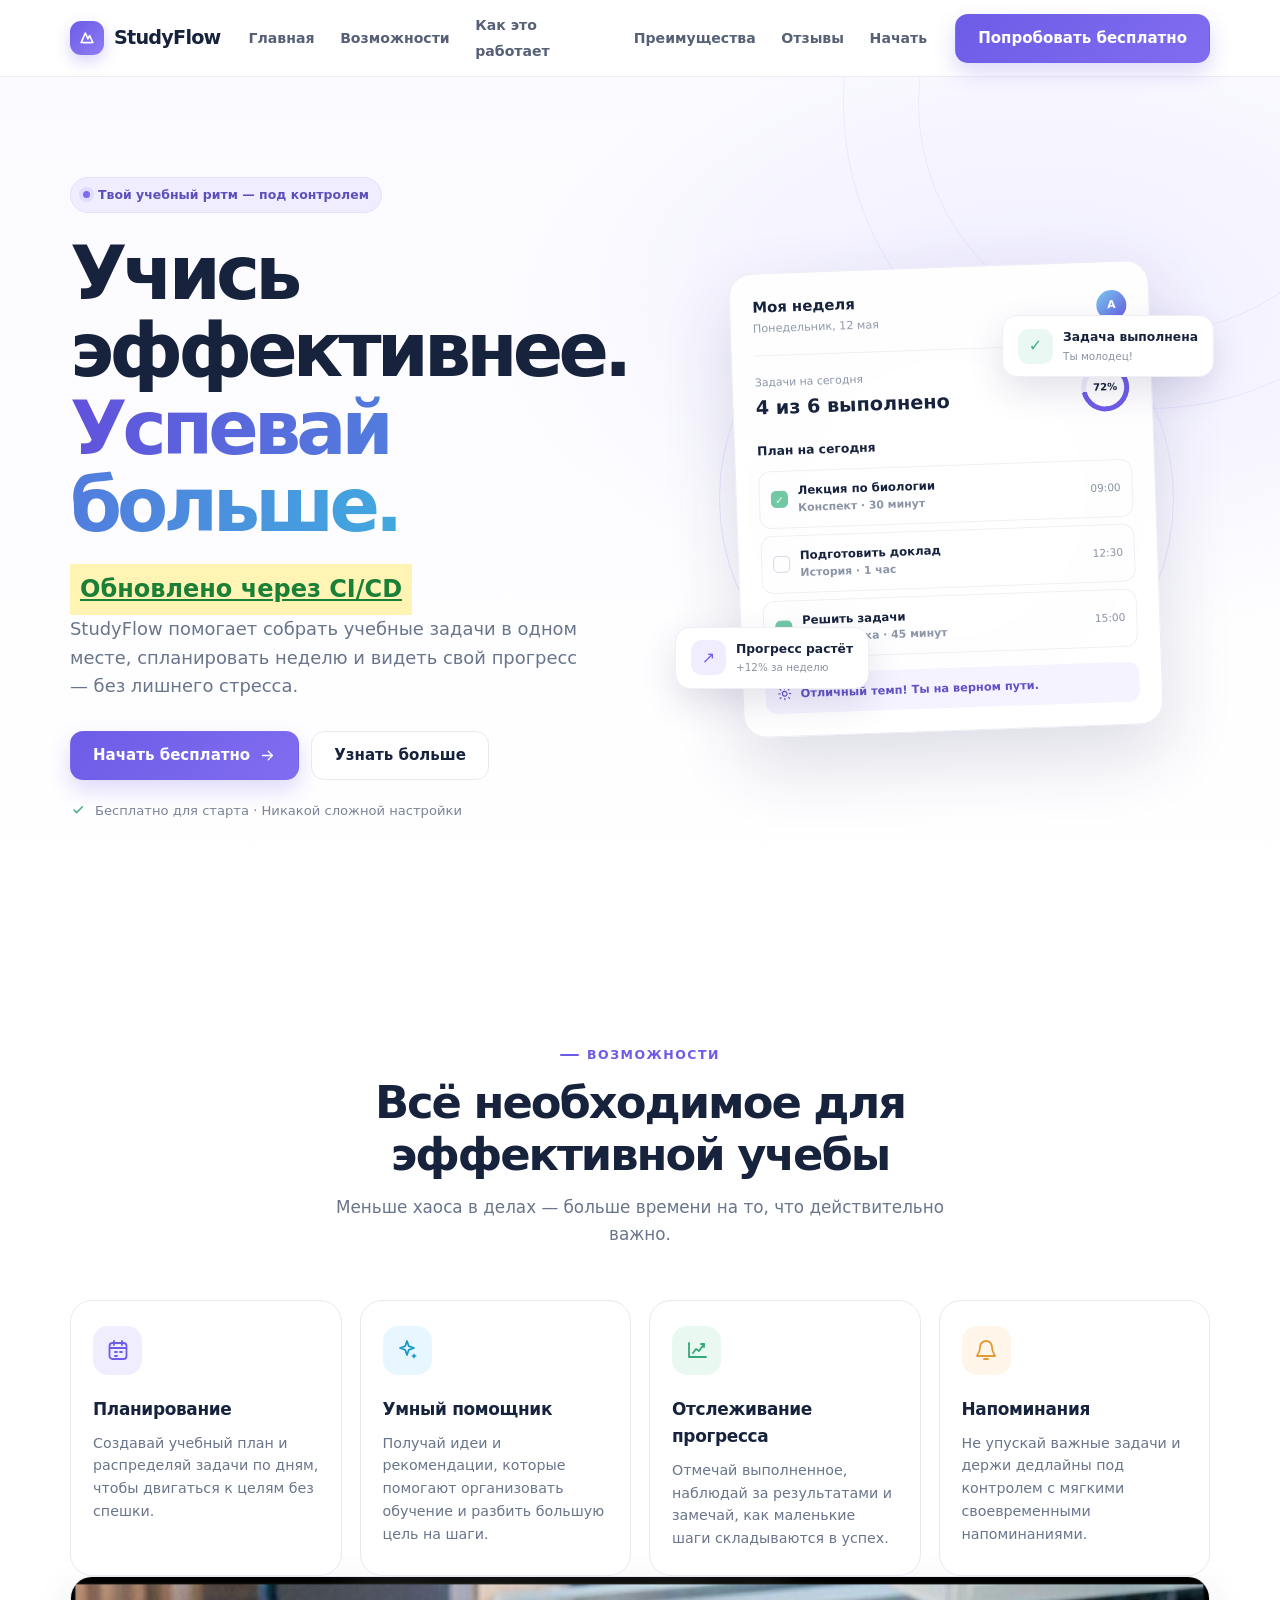
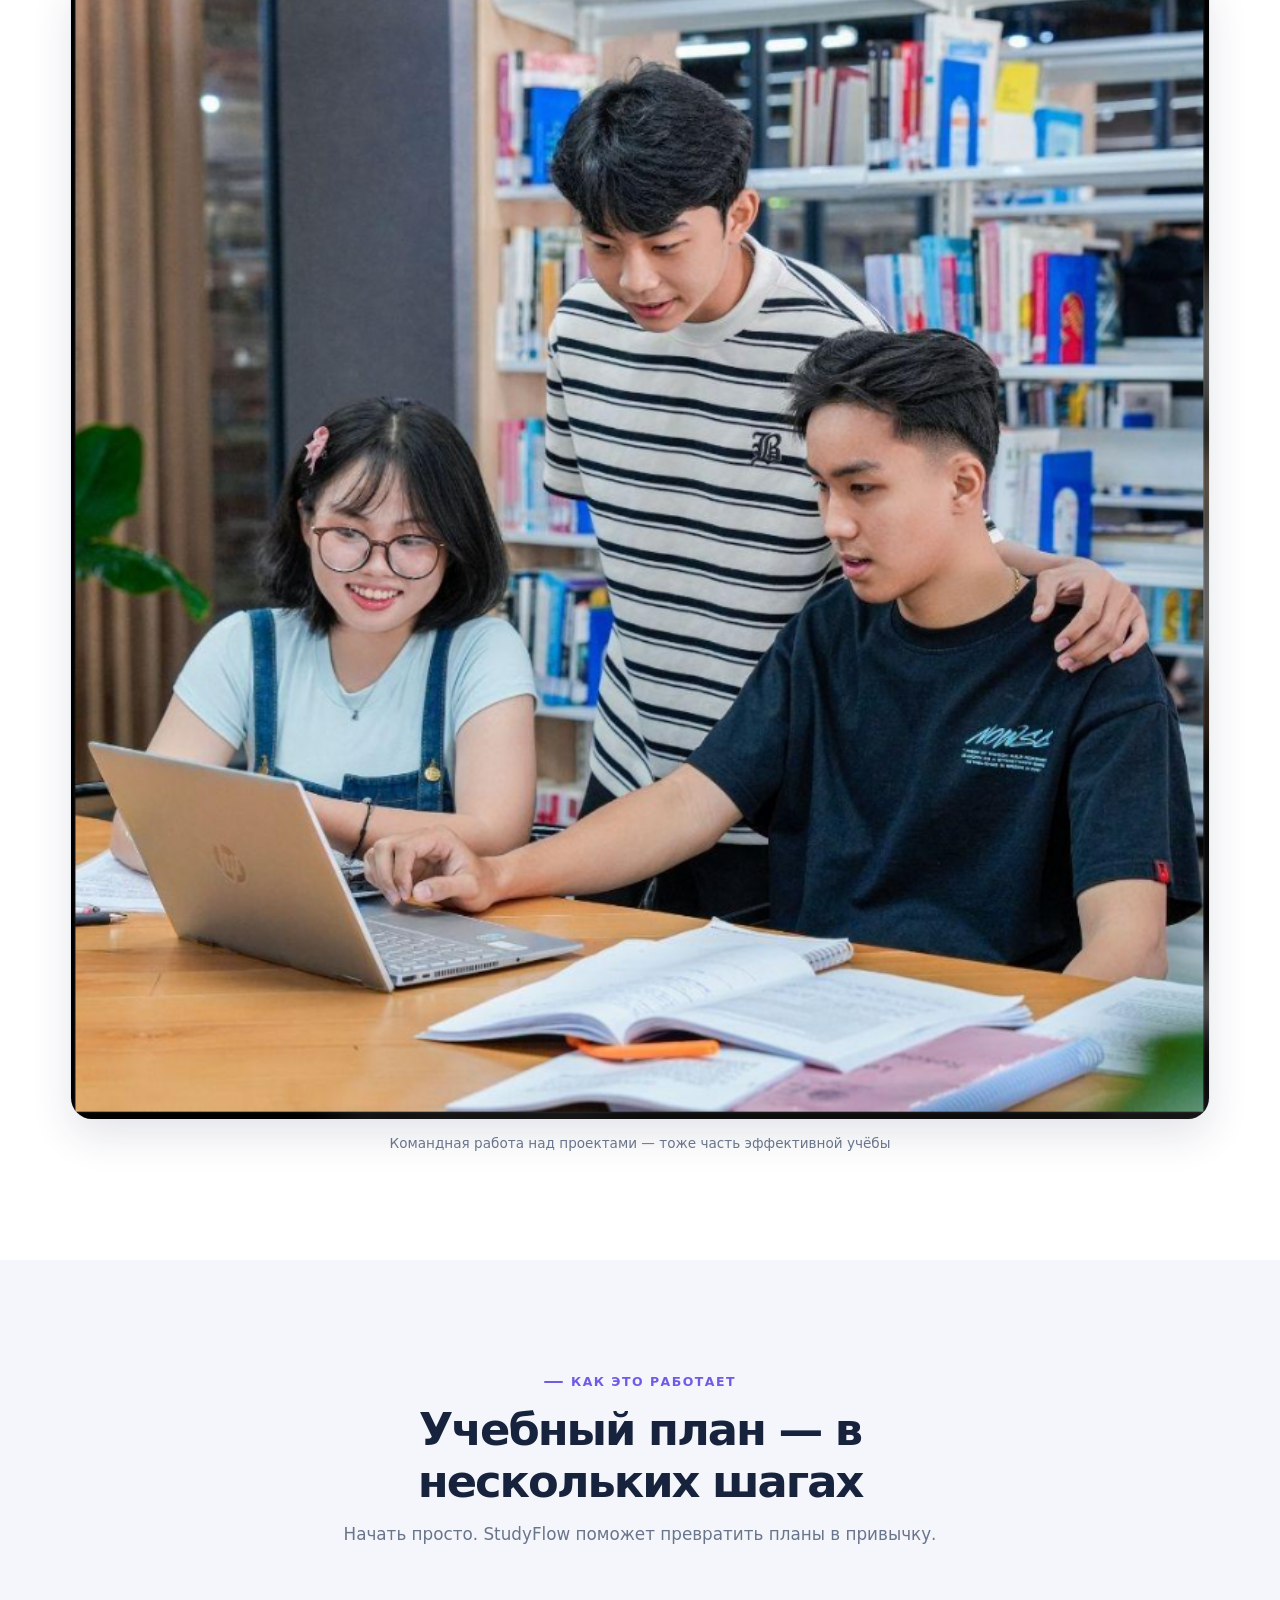
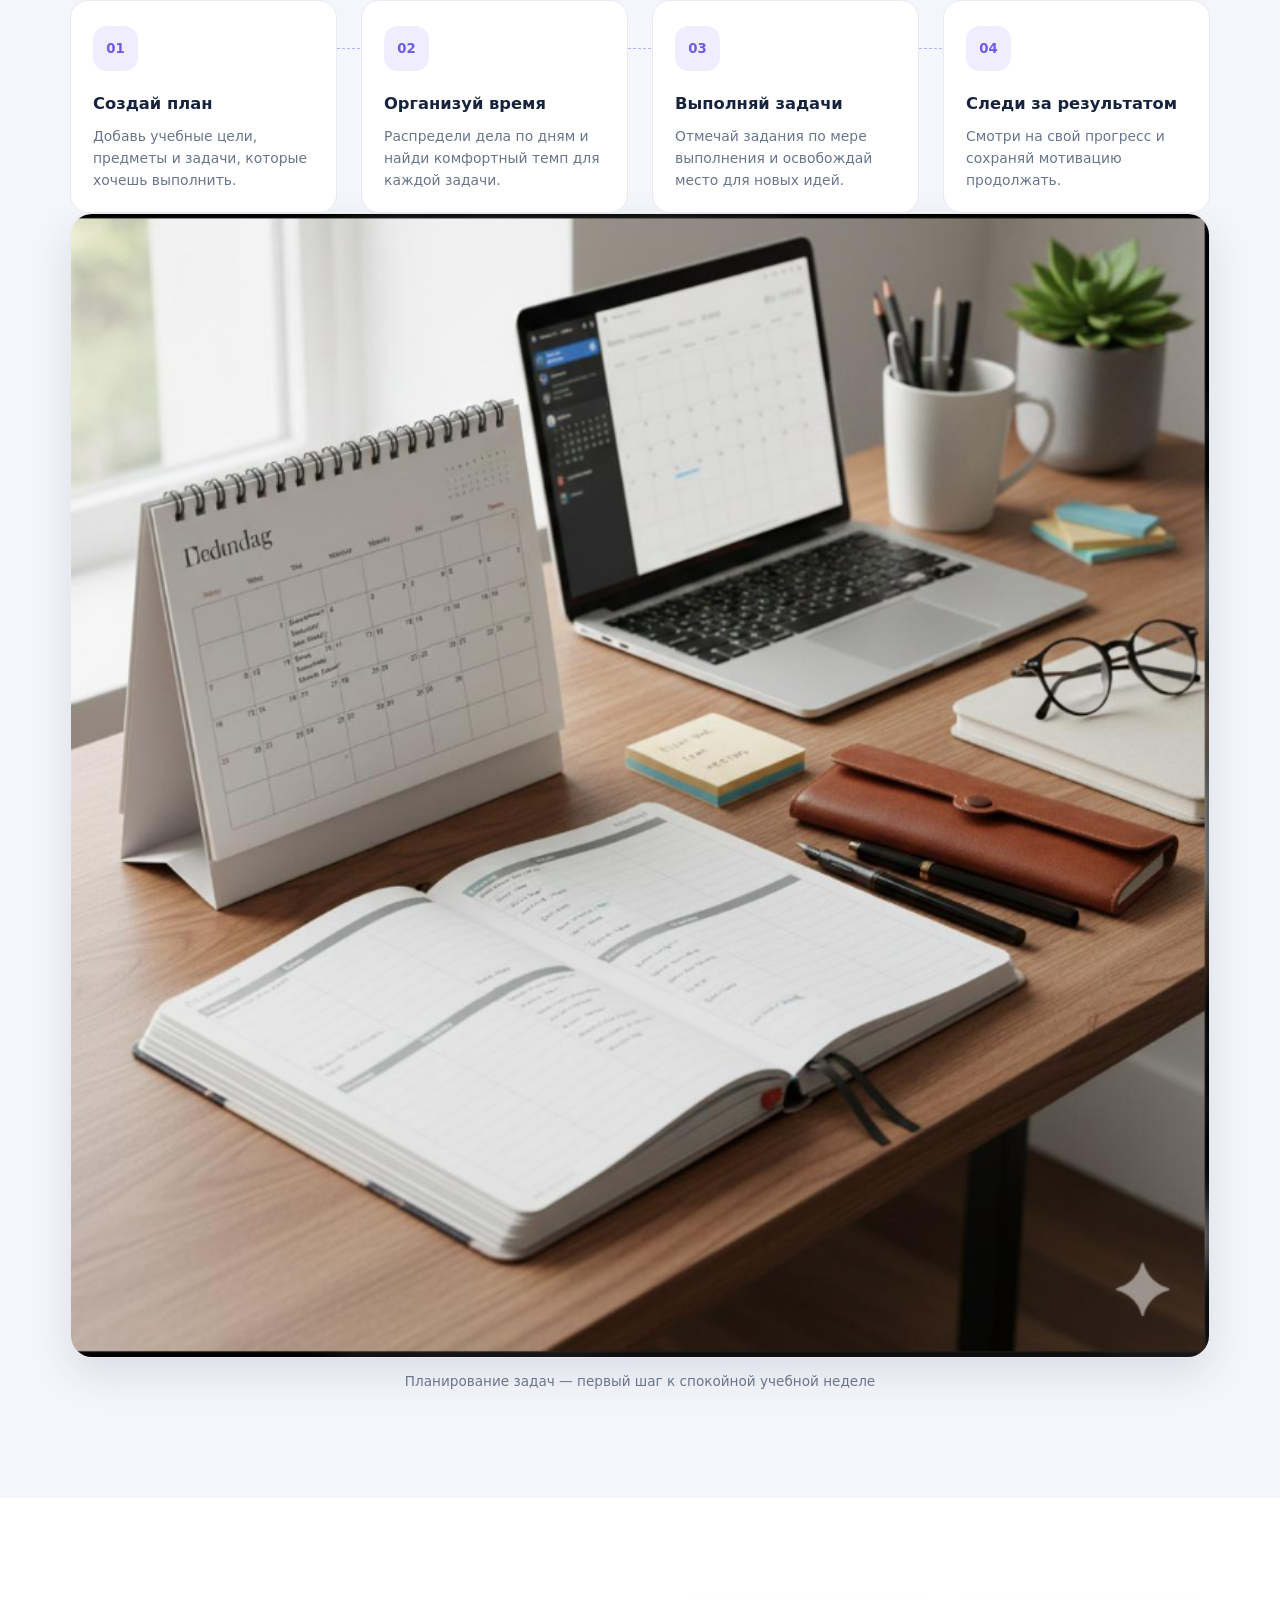
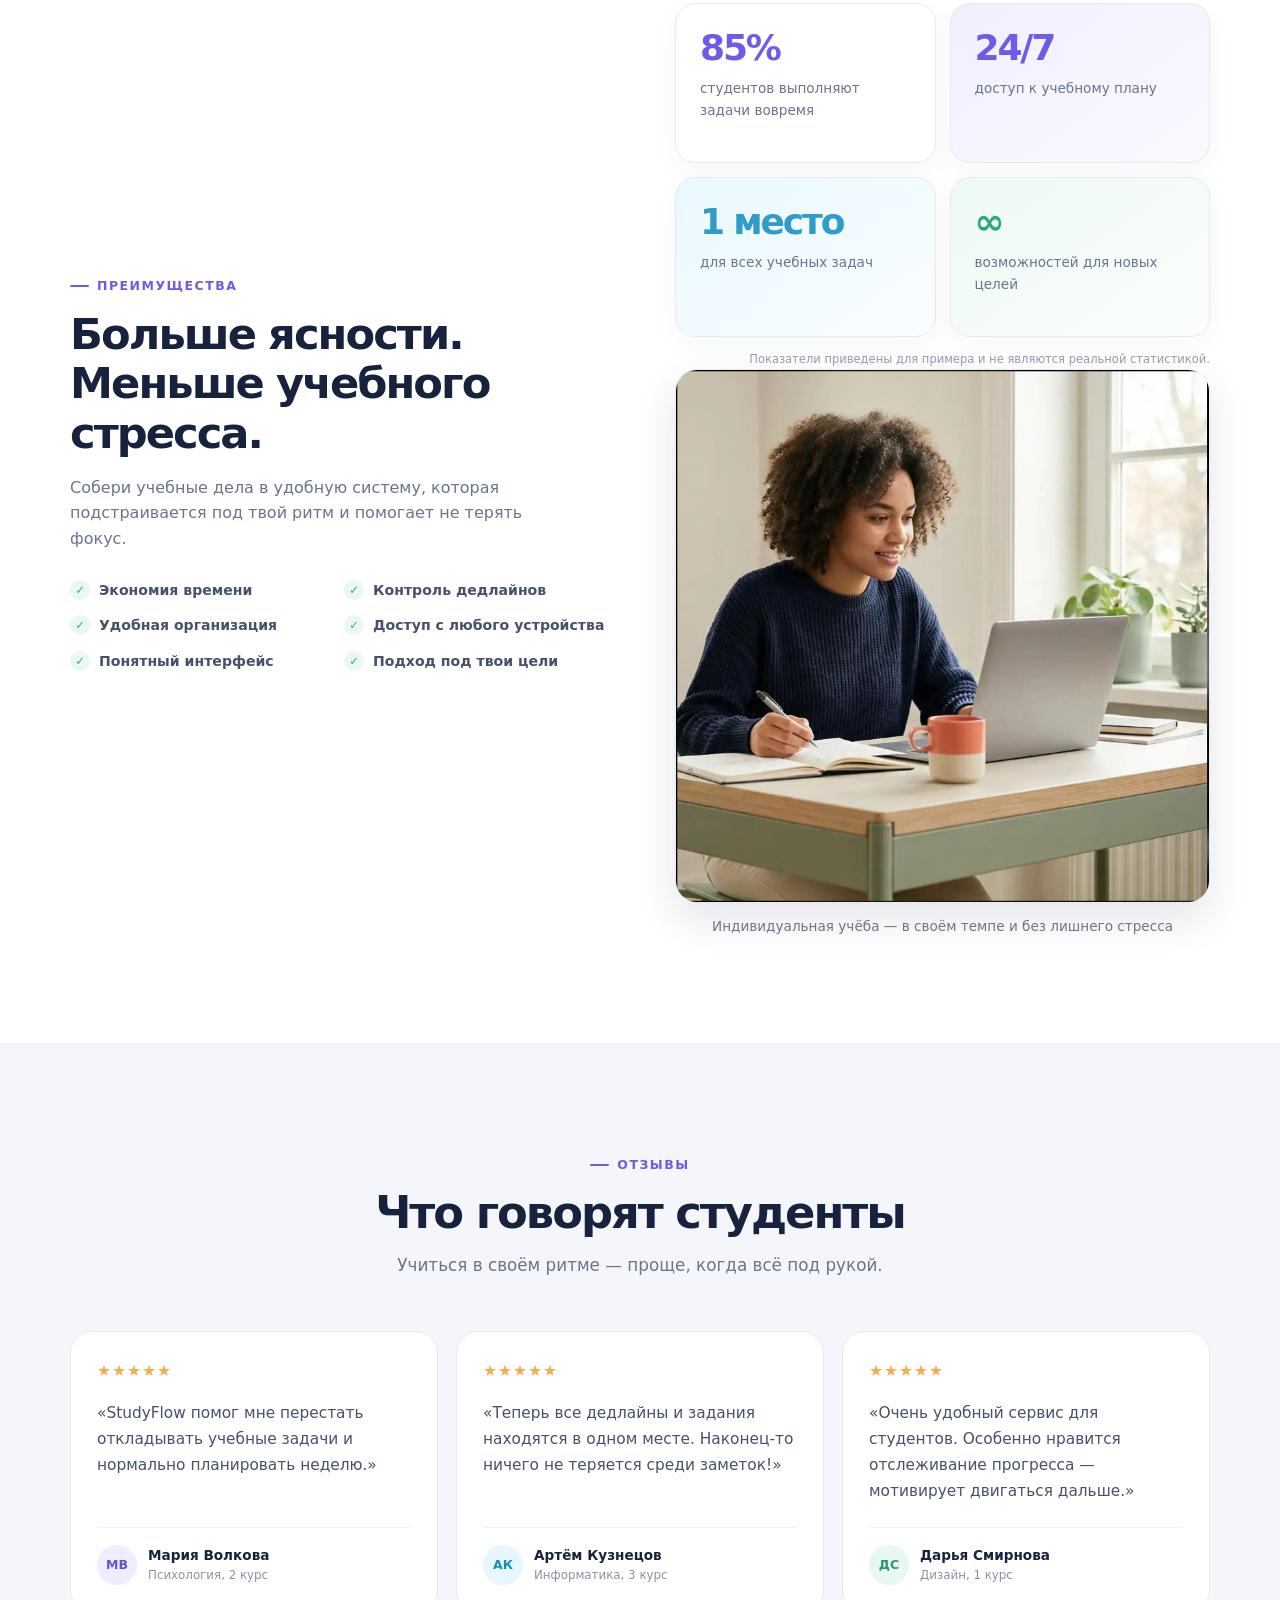
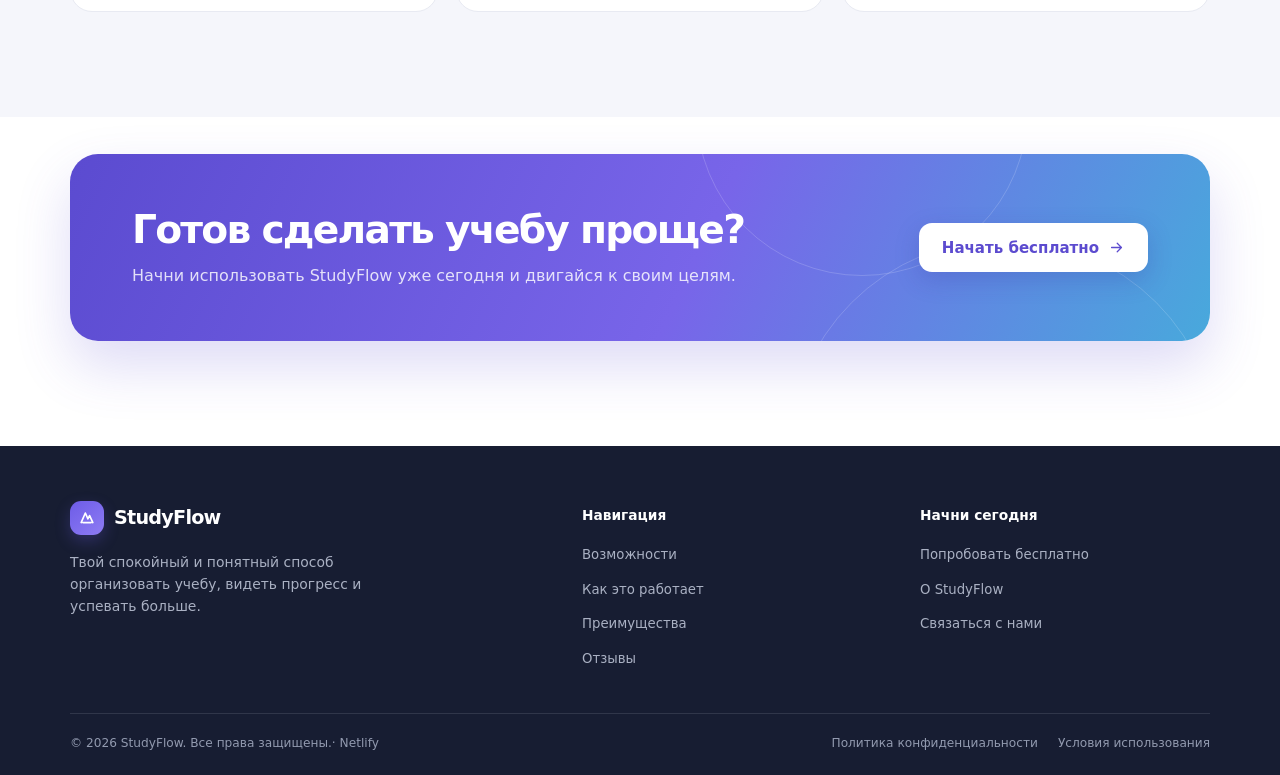
<file: index.html>
<!DOCTYPE html>
<html lang="ru">
<head>
	<meta charset="UTF-8">
	<meta name="viewport" content="width=device-width, initial-scale=1.0">
	<meta name="theme-color" content="#f7f8fc">
	<meta name="description" content="StudyFlow — планируй учебу, следи за прогрессом и успевай больше.">
	<title>StudyFlow — учись эффективнее</title>
	<link rel="stylesheet" href="style.css">
</head>
<body>
	<!-- Шапка сайта: логотип, навигация и мобильная кнопка меню -->
	<header class="site-header">
		<div class="container nav-wrap">
			<a class="brand" href="#home" aria-label="StudyFlow — на главную">
				<span class="brand-mark" aria-hidden="true"><svg viewBox="0 0 24 24" fill="none"><path d="M5 17.5 10 6l3.1 7 2-4 3.9 8.5M7 17.5h10" stroke="currentColor" stroke-width="2" stroke-linecap="round" stroke-linejoin="round"/></svg></span>
				<span>StudyFlow</span>
			</a>
			<button class="menu-toggle" type="button" aria-label="Открыть меню" aria-expanded="false" aria-controls="primary-nav">
				<svg viewBox="0 0 24 24" fill="none" aria-hidden="true"><path d="M4 7h16M4 12h16M4 17h16" stroke="currentColor" stroke-width="1.8" stroke-linecap="round"/></svg>
			</button>
			<nav aria-label="Основная навигация">
				<ul class="nav-links" id="primary-nav">
					<li><a href="#home">Главная</a></li>
					<li><a href="#features">Возможности</a></li>
					<li><a href="#how-it-works">Как это работает</a></li>
					<li><a href="#benefits">Преимущества</a></li>
					<li><a href="#reviews">Отзывы</a></li>
					<li><a href="#start">Начать</a></li>
				</ul>
			</nav>
			<button class="btn btn-primary nav-cta" type="button" data-start>Попробовать бесплатно</button>
		</div>
	</header>

	<main>
		<!-- Hero-блок сразу объясняет пользу сервиса -->
		<section class="hero" id="home" aria-labelledby="hero-title">
			<div class="container hero-grid">
				<div class="hero-copy">
					<span class="hero-badge"><span class="badge-dot"></span> Твой учебный ритм — под контролем</span>
					<h1 id="hero-title">Учись эффективнее. <span class="gradient-text">Успевай больше.</span></h1>
					   <p style="font-size:24px; font-weight:bold; text-decoration:underline; color:#1a7f37; background:#fff4b3; padding:6px 10px; display:inline-block;">Обновлено через CI/CD</p>
					<p>StudyFlow помогает собрать учебные задачи в одном месте, спланировать неделю и видеть свой прогресс — без лишнего стресса.</p>
					<div class="hero-actions">
						<button class="btn btn-primary" type="button" data-start>Начать бесплатно <svg viewBox="0 0 24 24" fill="none" aria-hidden="true"><path d="M5 12h14m-6-6 6 6-6 6" stroke="currentColor" stroke-width="1.8" stroke-linecap="round" stroke-linejoin="round"/></svg></button>
						<a class="btn btn-secondary" href="#features">Узнать больше</a>
					</div>
					<div class="hero-note"><svg viewBox="0 0 20 20" fill="none" aria-hidden="true"><path d="m5 10 3.2 3.2L15.5 6" stroke="currentColor" stroke-width="2" stroke-linecap="round" stroke-linejoin="round"/></svg> Бесплатно для старта · Никакой сложной настройки</div>
				</div>
				<div class="hero-visual" aria-label="Пример панели планирования StudyFlow">
					<div class="visual-orbit" aria-hidden="true"></div>
					<div class="dashboard">
						<div class="dash-top"><div><div class="dash-title">Моя неделя</div><div class="dash-date">Понедельник, 12 мая</div></div><div class="dash-avatar" aria-label="Профиль студента">А</div></div>
						<div class="dash-summary"><div><small>Задачи на сегодня</small><strong>4 из 6 выполнено</strong></div><div class="progress-ring"><span>72%</span></div></div>
						<div class="dash-label">План на сегодня</div>
						<div class="task-row"><span class="task-check done" aria-hidden="true">✓</span><span class="task-text">Лекция по биологии<small>Конспект · 30 минут</small></span><span class="task-time">09:00</span></div>
						<div class="task-row"><span class="task-check" aria-hidden="true"></span><span class="task-text">Подготовить доклад<small>История · 1 час</small></span><span class="task-time">12:30</span></div>
						<div class="task-row"><span class="task-check done" aria-hidden="true">✓</span><span class="task-text">Решить задачи<small>Математика · 45 минут</small></span><span class="task-time">15:00</span></div>
						<div class="dash-bottom"><svg viewBox="0 0 24 24" fill="none" aria-hidden="true"><path d="M12 3v2m0 14v2M4.9 4.9l1.4 1.4m11.4 11.4 1.4 1.4M3 12h2m14 0h2M4.9 19.1l1.4-1.4M17.7 6.3l1.4-1.4M15.5 12a3.5 3.5 0 1 1-7 0 3.5 3.5 0 0 1 7 0Z" stroke="currentColor" stroke-width="1.7" stroke-linecap="round"/></svg> Отличный темп! Ты на верном пути.</div>
					</div>
					<div class="float-card one"><span class="float-icon">✓</span><span><strong>Задача выполнена</strong><small>Ты молодец!</small></span></div>
					<div class="float-card two"><span class="float-icon">↗</span><span><strong>Прогресс растёт</strong><small>+12% за неделю</small></span></div>
				</div>
			</div>
		</section>

		<!-- Карточки ключевых возможностей сервиса -->
		<section class="section" id="features" aria-labelledby="features-title">
			<div class="container">
				<div class="section-heading"><span class="eyebrow">Возможности</span><h2 id="features-title">Всё необходимое для эффективной учебы</h2><p>Меньше хаоса в делах — больше времени на то, что действительно важно.</p></div>
				<div class="features-grid">
					<article class="feature-card"><div class="icon-box"><svg viewBox="0 0 24 24" fill="none" aria-hidden="true"><rect x="3.5" y="5" width="17" height="16" rx="3" stroke="currentColor" stroke-width="1.8"/><path d="M8 3v4m8-4v4M4 10h16m-11 4h2m3 0h2m-7 4h2" stroke="currentColor" stroke-width="1.8" stroke-linecap="round"/></svg></div><h3>Планирование</h3><p>Создавай учебный план и распределяй задачи по дням, чтобы двигаться к целям без спешки.</p></article>
					<article class="feature-card"><div class="icon-box"><svg viewBox="0 0 24 24" fill="none" aria-hidden="true"><path d="M12 3 13.8 8.2 19 10l-5.2 1.8L12 17l-1.8-5.2L5 10l5.2-1.8L12 3Z" stroke="currentColor" stroke-width="1.8" stroke-linejoin="round"/><path d="m19 15 .9 2.1L22 18l-2.1.9L19 21l-.9-2.1L16 18l2.1-.9L19 15Z" fill="currentColor"/></svg></div><h3>Умный помощник</h3><p>Получай идеи и рекомендации, которые помогают организовать обучение и разбить большую цель на шаги.</p></article>
					<article class="feature-card"><div class="icon-box"><svg viewBox="0 0 24 24" fill="none" aria-hidden="true"><path d="M4 19V5m0 14h17M8 15l3-4 3 2 5-7" stroke="currentColor" stroke-width="1.8" stroke-linecap="round" stroke-linejoin="round"/><path d="M16 6h3v3" stroke="currentColor" stroke-width="1.8" stroke-linecap="round" stroke-linejoin="round"/></svg></div><h3>Отслеживание прогресса</h3><p>Отмечай выполненное, наблюдай за результатами и замечай, как маленькие шаги складываются в успех.</p></article>
					<article class="feature-card"><div class="icon-box"><svg viewBox="0 0 24 24" fill="none" aria-hidden="true"><path d="M18 9a6 6 0 0 0-12 0c0 7-3 7-3 9h18c0-2-3-2-3-9Zm-8 12h4" stroke="currentColor" stroke-width="1.8" stroke-linecap="round" stroke-linejoin="round"/></svg></div><h3>Напоминания</h3><p>Не упускай важные задачи и держи дедлайны под контролем с мягкими своевременными напоминаниями.</p></article>
				</div>
				<figure class="photo-figure">
					<img src="images/teamwork.jpg" alt="Студенты работают над учебным проектом в команде" loading="lazy">
					<figcaption class="photo-caption">Командная работа над проектами — тоже часть эффективной учёбы</figcaption>
				</figure>
			</div>
		</section>

		<!-- Четыре понятных шага использования сервиса -->
		<section class="section section-tint" id="how-it-works" aria-labelledby="steps-title">
			<div class="container">
				<div class="section-heading"><span class="eyebrow">Как это работает</span><h2 id="steps-title">Учебный план — в нескольких шагах</h2><p>Начать просто. StudyFlow поможет превратить планы в привычку.</p></div>
				<div class="steps-grid">
					<article class="step"><div class="step-num">01</div><h3>Создай план</h3><p>Добавь учебные цели, предметы и задачи, которые хочешь выполнить.</p></article>
					<article class="step"><div class="step-num">02</div><h3>Организуй время</h3><p>Распредели дела по дням и найди комфортный темп для каждой задачи.</p></article>
					<article class="step"><div class="step-num">03</div><h3>Выполняй задачи</h3><p>Отмечай задания по мере выполнения и освобождай место для новых идей.</p></article>
					<article class="step"><div class="step-num">04</div><h3>Следи за результатом</h3><p>Смотри на свой прогресс и сохраняй мотивацию продолжать.</p></article>
				</div>
				<figure class="photo-figure">
					<img src="images/planning.jpg" alt="Студент планирует учебные задачи на неделю" loading="lazy">
					<figcaption class="photo-caption">Планирование задач — первый шаг к спокойной учебной неделе</figcaption>
				</figure>
			</div>
		</section>

		<!-- Преимущества и примеры показателей -->
		<section class="section" id="benefits" aria-labelledby="benefits-title">
			<div class="container benefits-layout">
				<div class="benefits-copy"><span class="eyebrow">Преимущества</span><h2 id="benefits-title">Больше ясности. Меньше учебного стресса.</h2><p>Собери учебные дела в удобную систему, которая подстраивается под твой ритм и помогает не терять фокус.</p>
					<ul class="benefit-list"><li><span class="check">✓</span> Экономия времени</li><li><span class="check">✓</span> Контроль дедлайнов</li><li><span class="check">✓</span> Удобная организация</li><li><span class="check">✓</span> Доступ с любого устройства</li><li><span class="check">✓</span> Понятный интерфейс</li><li><span class="check">✓</span> Подход под твои цели</li></ul>
				</div>
				<div><div class="stats-grid">
					<article class="stat-card"><strong>85%</strong><p>студентов выполняют задачи вовремя</p></article>
					<article class="stat-card"><strong>24/7</strong><p>доступ к учебному плану</p></article>
					<article class="stat-card"><strong>1 место</strong><p>для всех учебных задач</p></article>
					<article class="stat-card"><strong>∞</strong><p>возможностей для новых целей</p></article>
				</div><div class="demo-note">Показатели приведены для примера и не являются реальной статистикой.</div>
				<figure class="photo-figure">
					<img src="images/study.jpg" alt="Студент занимается индивидуальной учёбой в спокойной обстановке" loading="lazy">
					<figcaption class="photo-caption">Индивидуальная учёба — в своём темпе и без лишнего стресса</figcaption>
				</figure></div>
			</div>
		</section>

		<!-- Отзывы студентов -->
		<section class="section section-tint" id="reviews" aria-labelledby="reviews-title">
			<div class="container">
				<div class="section-heading"><span class="eyebrow">Отзывы</span><h2 id="reviews-title">Что говорят студенты</h2><p>Учиться в своём ритме — проще, когда всё под рукой.</p></div>
				<div class="reviews-grid">
					<article class="review-card"><div class="stars" aria-label="5 из 5 звезд">★★★★★</div><blockquote>«StudyFlow помог мне перестать откладывать учебные задачи и нормально планировать неделю.»</blockquote><div class="review-person"><div class="person-avatar" aria-hidden="true">МВ</div><div><strong>Мария Волкова</strong><small>Психология, 2 курс</small></div></div></article>
					<article class="review-card"><div class="stars" aria-label="5 из 5 звезд">★★★★★</div><blockquote>«Теперь все дедлайны и задания находятся в одном месте. Наконец-то ничего не теряется среди заметок!»</blockquote><div class="review-person"><div class="person-avatar" aria-hidden="true">АК</div><div><strong>Артём Кузнецов</strong><small>Информатика, 3 курс</small></div></div></article>
					<article class="review-card"><div class="stars" aria-label="5 из 5 звезд">★★★★★</div><blockquote>«Очень удобный сервис для студентов. Особенно нравится отслеживание прогресса — мотивирует двигаться дальше.»</blockquote><div class="review-person"><div class="person-avatar" aria-hidden="true">ДС</div><div><strong>Дарья Смирнова</strong><small>Дизайн, 1 курс</small></div></div></article>
				</div>
			</div>
		</section>

		<!-- CTA с сообщением о скором запуске -->
		<section class="cta-section" id="start" aria-labelledby="cta-title">
			<div class="container"><div class="cta-panel"><div class="cta-copy"><h2 id="cta-title">Готов сделать учебу проще?</h2><p>Начни использовать StudyFlow уже сегодня и двигайся к своим целям.</p></div><button class="btn" type="button" data-start>Начать бесплатно <svg viewBox="0 0 24 24" fill="none" aria-hidden="true"><path d="M5 12h14m-6-6 6 6-6 6" stroke="currentColor" stroke-width="1.8" stroke-linecap="round" stroke-linejoin="round"/></svg></button></div></div>
		</section>
	</main>

	<!-- Подвал со ссылками на разделы и служебные страницы -->
	<footer class="site-footer">
		<div class="container">
			<div class="footer-top">
				<div class="footer-brand"><a class="brand" href="#home"><span class="brand-mark" aria-hidden="true"><svg viewBox="0 0 24 24" fill="none"><path d="M5 17.5 10 6l3.1 7 2-4 3.9 8.5M7 17.5h10" stroke="currentColor" stroke-width="2" stroke-linecap="round" stroke-linejoin="round"/></svg></span><span>StudyFlow</span></a><p>Твой спокойный и понятный способ организовать учебу, видеть прогресс и успевать больше.</p></div>
				<div><h2 class="footer-title">Навигация</h2><ul class="footer-links"><li><a href="#features">Возможности</a></li><li><a href="#how-it-works">Как это работает</a></li><li><a href="#benefits">Преимущества</a></li><li><a href="#reviews">Отзывы</a></li></ul></div>
				<div><h2 class="footer-title">Начни сегодня</h2><ul class="footer-links"><li><a href="#start">Попробовать бесплатно</a></li><li><a href="#home">О StudyFlow</a></li><li><a href="#start">Связаться с нами</a></li></ul></div>
			</div>
			<div class="footer-bottom"><span>© 2026 StudyFlow. Все права защищены.· Netlify</span><div class="legal-links"><a href="#privacy" data-legal>Политика конфиденциальности</a><a href="#terms" data-legal>Условия использования</a></div></div>
		</div>
	</footer>

	<div class="toast" id="toast" role="status" aria-live="polite">Отлично! Регистрация в StudyFlow скоро будет доступна.</div>

	<script>
		// Мобильное меню открывается по кнопке и закрывается после выбора раздела.
		const menuButton = document.querySelector('.menu-toggle');
		const navLinks = document.querySelector('.nav-links');
		menuButton.addEventListener('click', () => {
			const isOpen = navLinks.classList.toggle('open');
			menuButton.setAttribute('aria-expanded', String(isOpen));
			menuButton.setAttribute('aria-label', isOpen ? 'Закрыть меню' : 'Открыть меню');
		});
		navLinks.querySelectorAll('a').forEach(link => link.addEventListener('click', () => {
			navLinks.classList.remove('open');
			menuButton.setAttribute('aria-expanded', 'false');
			menuButton.setAttribute('aria-label', 'Открыть меню');
		}));

		// Все кнопки старта показывают короткое уведомление вместо несуществующей регистрации.
		const toast = document.getElementById('toast');
		let toastTimer;
		document.querySelectorAll('[data-start]').forEach(button => button.addEventListener('click', () => {
			toast.classList.add('show');
			clearTimeout(toastTimer);
			toastTimer = setTimeout(() => toast.classList.remove('show'), 3800);
		}));
		document.querySelectorAll('[data-legal]').forEach(link => link.addEventListener('click', event => {
			event.preventDefault();
			toast.textContent = 'Информация появится вместе с запуском StudyFlow.';
			toast.classList.add('show');
			clearTimeout(toastTimer);
			toastTimer = setTimeout(() => {
				toast.classList.remove('show');
				toast.textContent = 'Отлично! Регистрация в StudyFlow скоро будет доступна.';
			}, 3200);
		}));
	</script>
</body>
</html>
</file>
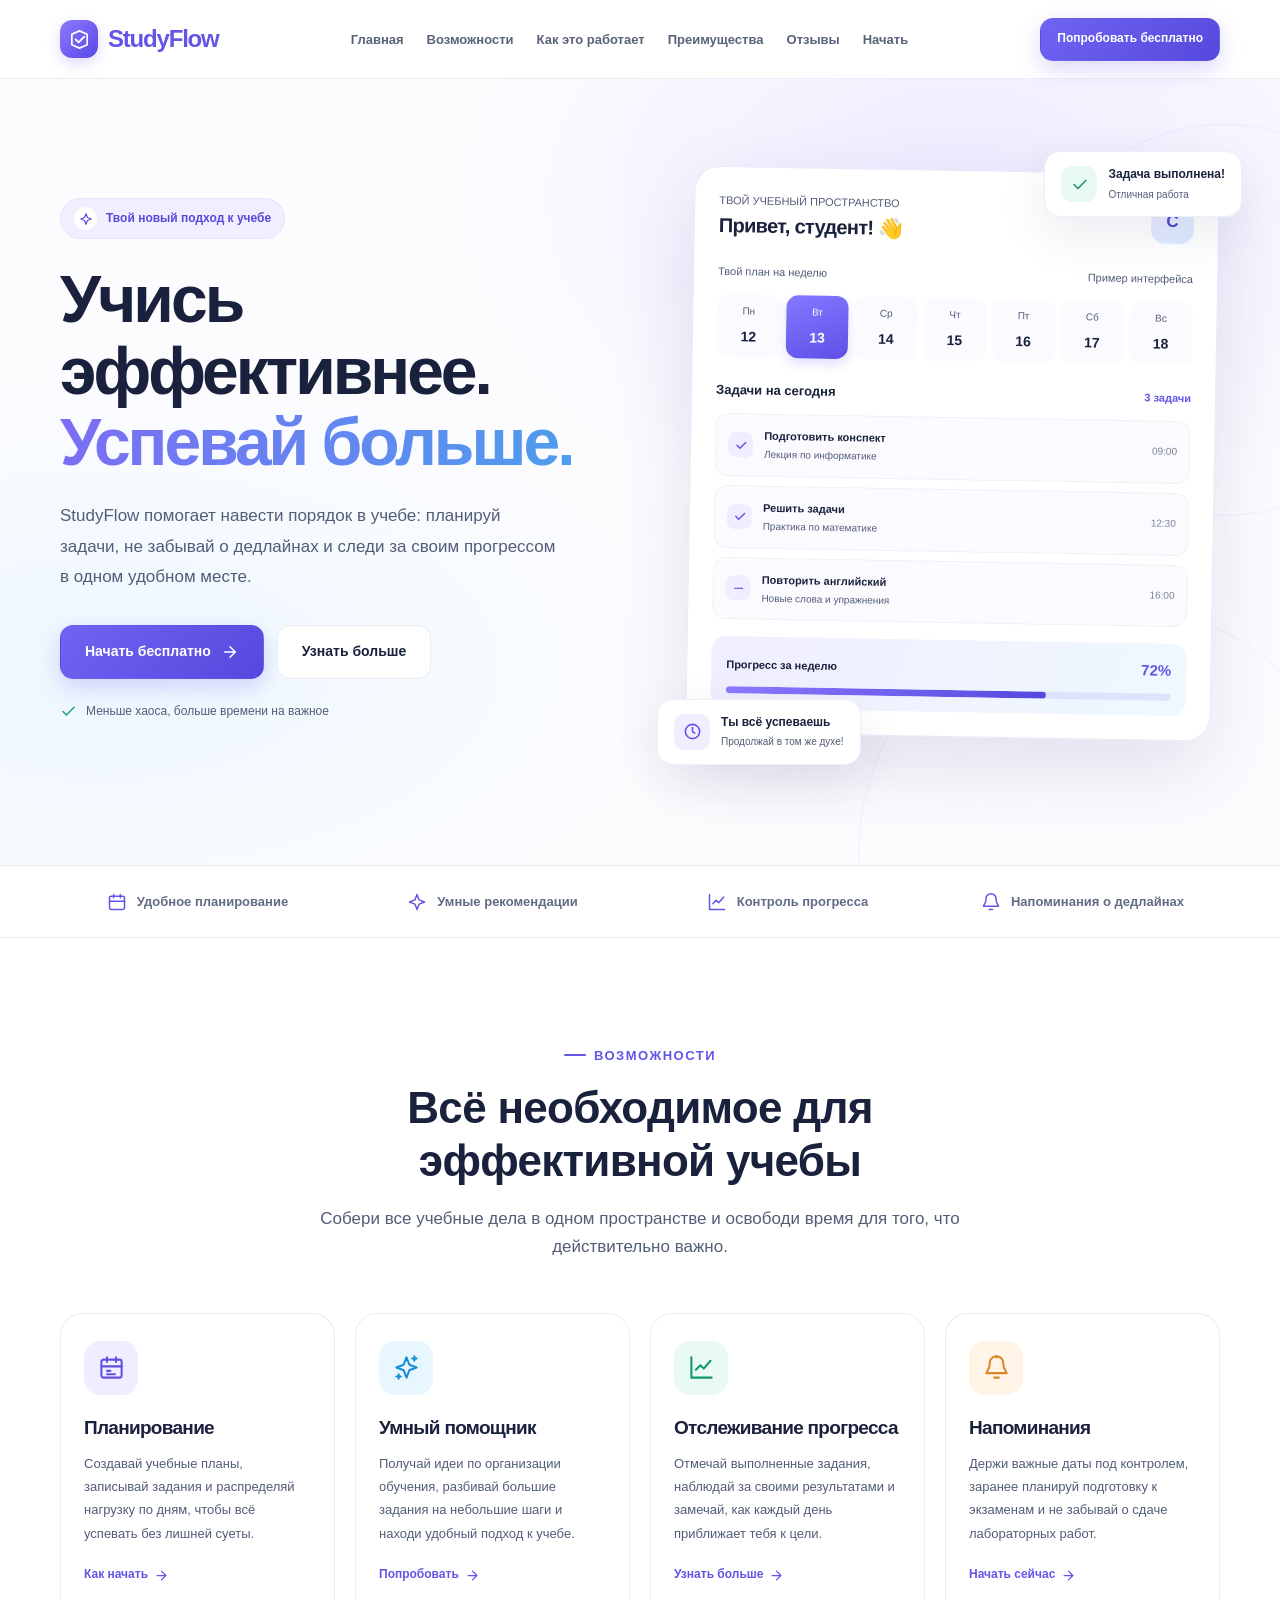
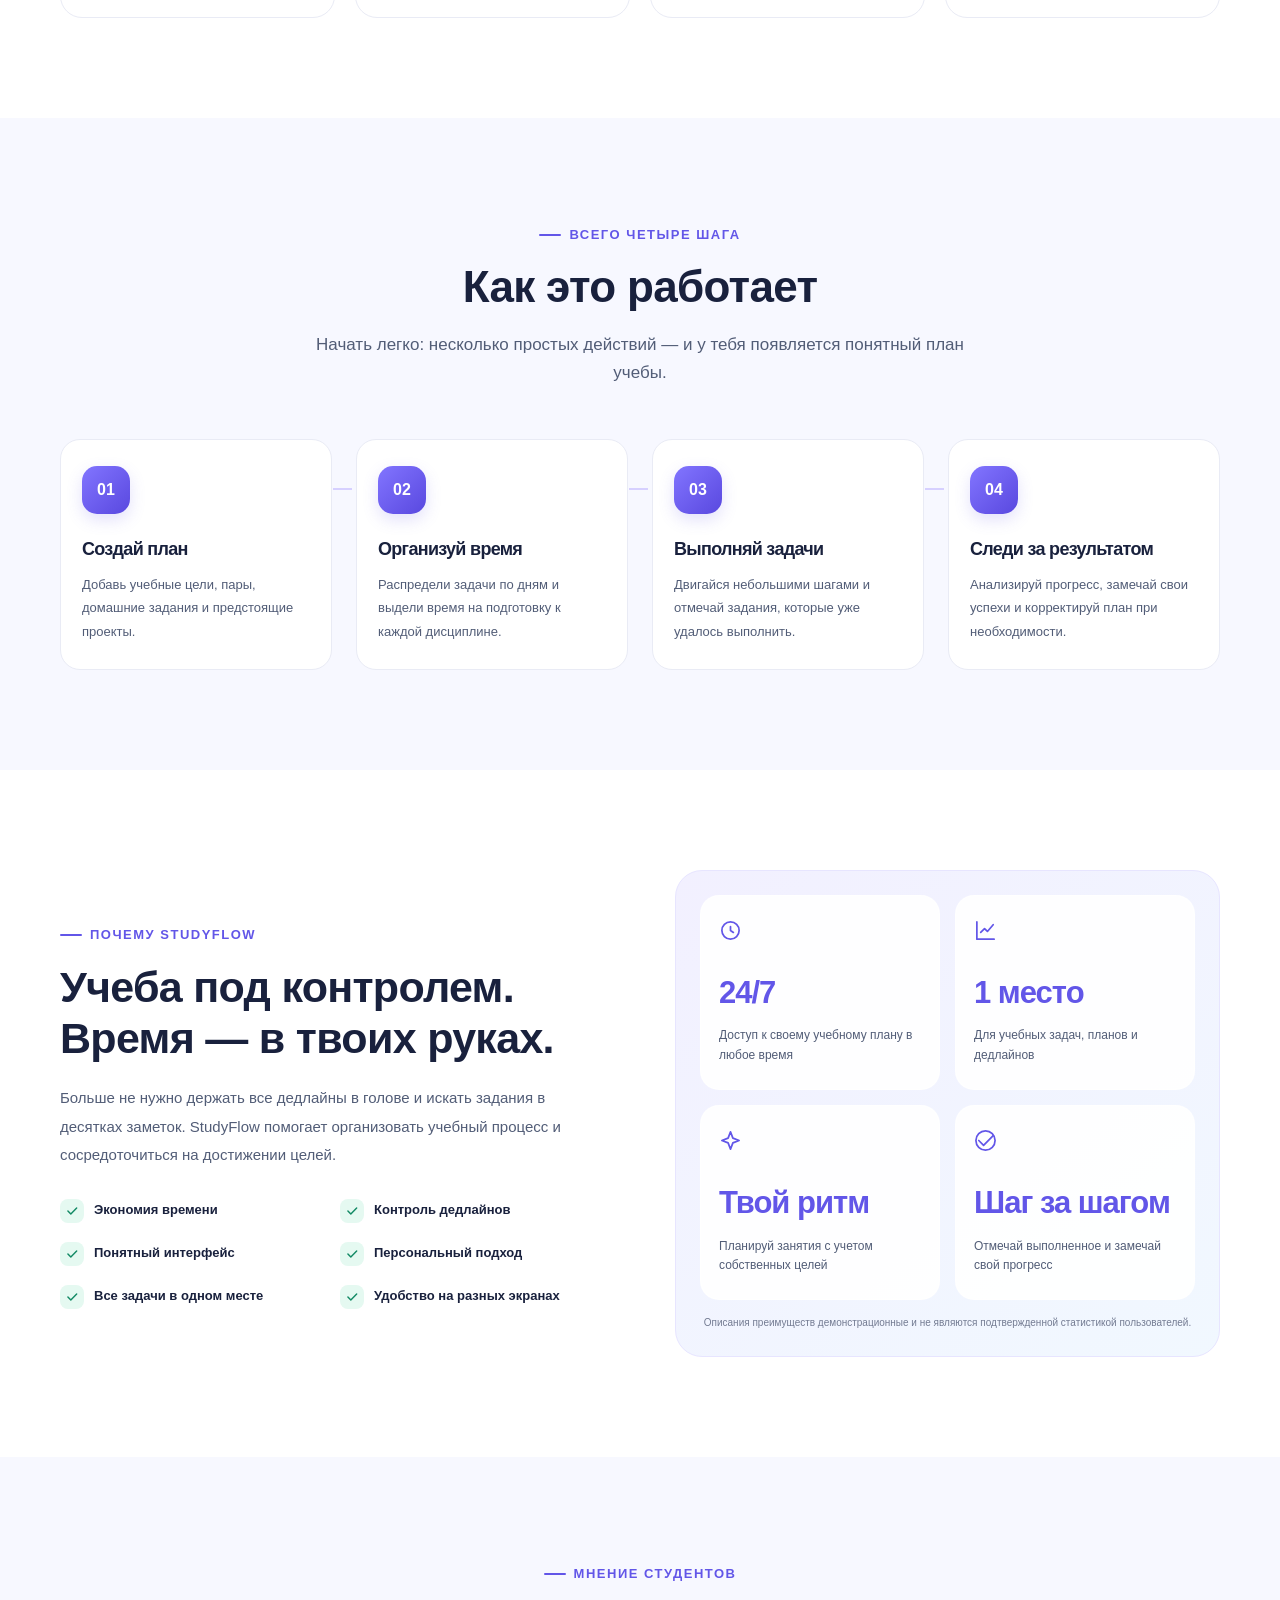
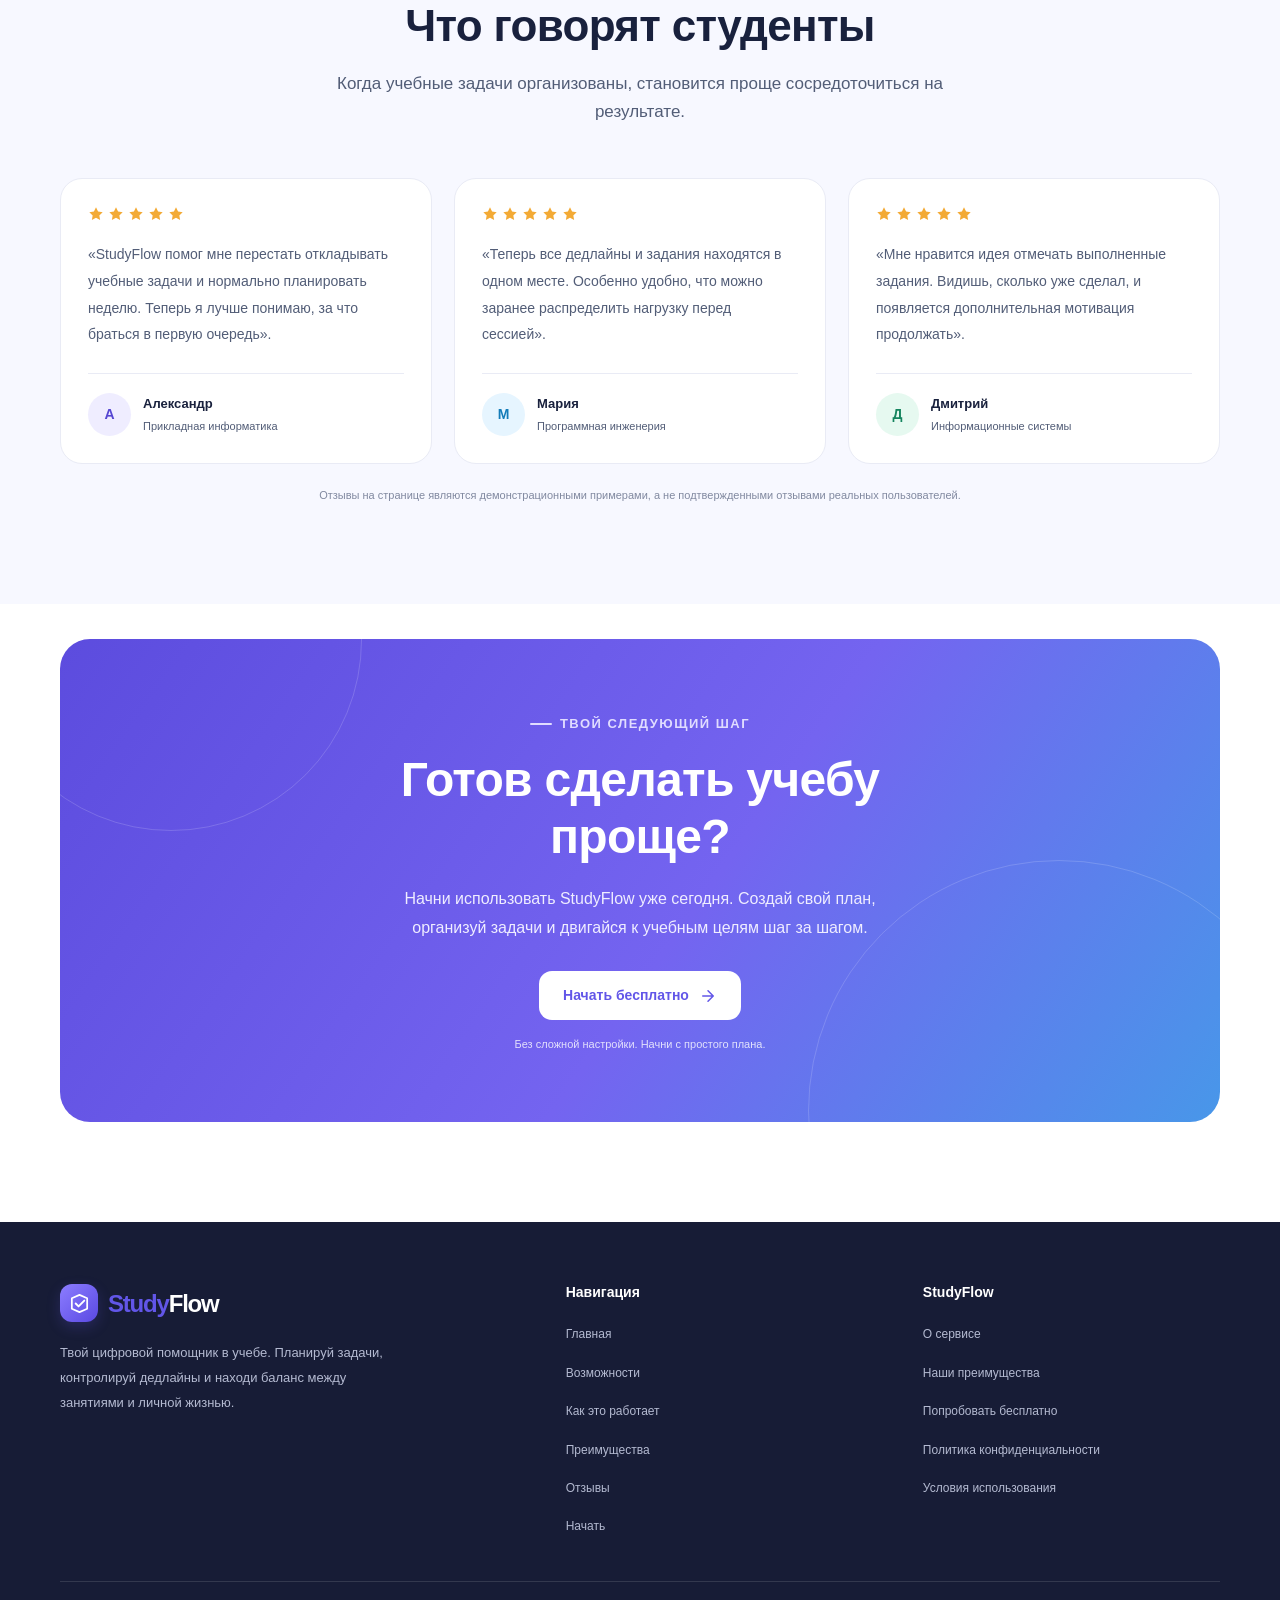
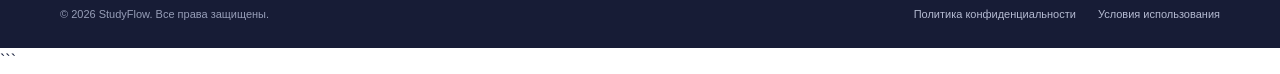
<file: .vscode/1/shindex.html>
<!DOCTYPE html>
<html lang="ru">
<head>
    <meta charset="UTF-8">
    <meta name="viewport" content="width=device-width, initial-scale=1.0">
    <meta name="theme-color" content="#f8f9ff">
    <meta name="description" content="StudyFlow — твой личный помощник в учебе. Планируй задачи, контролируй дедлайны и достигай учебных целей.">
    <title>StudyFlow — Учись эффективнее. Успевай больше.</title>

    <style>
        /* =========================
           1. БАЗОВЫЕ НАСТРОЙКИ
        ========================== */
        :root {
            --primary: #6256e8;
            --primary-dark: #4b3fd0;
            --primary-light: #eeecff;
            --secondary: #38bdf8;
            --text: #19213d;
            --text-light: #525d77;
            --background: #ffffff;
            --background-soft: #f7f8ff;
            --border: #e9ebf5;
            --success: #16a77a;
            --shadow: 0 18px 50px rgba(37, 39, 91, 0.09);
            --radius: 22px;
            --container: 1160px;
        }

        * {
            margin: 0;
            padding: 0;
            box-sizing: border-box;
        }

        html {
            scroll-behavior: smooth;
            scroll-padding-top: 90px;
        }

        body {
            font-family: Inter, -apple-system, BlinkMacSystemFont, "Segoe UI",
                Roboto, Arial, sans-serif;
            color: var(--text);
            background: var(--background);
            line-height: 1.65;
            overflow-x: clip;
            -webkit-font-smoothing: antialiased;
        }

        body.menu-open {
            overflow: hidden;
        }

        a {
            color: inherit;
            text-decoration: none;
        }

        button,
        input {
            font: inherit;
        }

        button,
        a {
            -webkit-tap-highlight-color: transparent;
        }

        button:focus-visible,
        a:focus-visible,
        input:focus-visible {
            outline: 3px solid rgba(98, 86, 232, 0.45);
            outline-offset: 4px;
        }

        button {
            cursor: pointer;
        }

        img,
        svg {
            max-width: 100%;
        }

        .container {
            width: min(var(--container), calc(100% - 48px));
            margin-inline: auto;
        }

        .section {
            padding: 100px 0;
        }

        .section-soft {
            background: var(--background-soft);
        }

        .section-heading {
            max-width: 680px;
            margin: 0 auto 52px;
            text-align: center;
        }

        .eyebrow {
            display: inline-flex;
            align-items: center;
            gap: 8px;
            margin-bottom: 16px;
            color: var(--primary);
            font-size: 13px;
            font-weight: 800;
            letter-spacing: 1.5px;
            text-transform: uppercase;
        }

        .eyebrow::before {
            content: "";
            width: 22px;
            height: 2px;
            border-radius: 2px;
            background: currentColor;
        }

        h1,
        h2,
        h3,
        p {
            overflow-wrap: break-word;
        }

        h1,
        h2,
        h3 {
            line-height: 1.2;
            letter-spacing: -0.7px;
        }

        h2 {
            font-size: clamp(30px, 4vw, 44px);
            font-weight: 800;
        }

        .section-heading > p {
            margin-top: 17px;
            color: var(--text-light);
            font-size: 17px;
        }

        /* =========================
           2. КНОПКИ
        ========================== */
        .btn {
            display: inline-flex;
            align-items: center;
            justify-content: center;
            gap: 10px;
            min-height: 48px;
            padding: 12px 23px;
            border: 1px solid transparent;
            border-radius: 13px;
            font-size: 14px;
            font-weight: 750;
            text-align: center;
            transition: background 0.3s ease, color 0.3s ease,
                transform 0.3s ease, box-shadow 0.3s ease,
                border-color 0.3s ease;
        }

        .btn-primary {
            color: #fff;
            background: linear-gradient(135deg, #7064f4, #5548dc);
            box-shadow: 0 8px 22px rgba(98, 86, 232, 0.23);
        }

        .btn-primary:hover {
            background: linear-gradient(135deg, #5c50e4, #4538c2);
            box-shadow: 0 12px 28px rgba(98, 86, 232, 0.3);
            transform: translateY(-2px);
        }

        .btn-secondary {
            color: var(--text);
            background: #fff;
            border-color: var(--border);
        }

        .btn-secondary:hover {
            color: var(--primary);
            border-color: var(--primary);
            transform: translateY(-2px);
        }

        .btn-white {
            color: var(--primary);
            background: #fff;
        }

        .btn-white:hover {
            background: #f0efff;
            transform: translateY(-2px);
        }

        .btn svg {
            width: 18px;
            height: 18px;
            flex-shrink: 0;
        }

        /* =========================
           3. ШАПКА И НАВИГАЦИЯ
        ========================== */
        .header {
            position: sticky;
            top: 0;
            z-index: 1000;
            background: rgba(255, 255, 255, 0.92);
            border-bottom: 1px solid rgba(233, 235, 245, 0.85);
            backdrop-filter: blur(16px);
        }

        .nav {
            display: flex;
            align-items: center;
            justify-content: space-between;
            min-height: 78px;
            gap: 24px;
        }

        .logo {
            display: inline-flex;
            align-items: center;
            gap: 10px;
            flex-shrink: 0;
            font-size: 24px;
            font-weight: 850;
            letter-spacing: -1.2px;
        }

        .logo-mark {
            display: grid;
            width: 38px;
            height: 38px;
            place-items: center;
            border-radius: 12px;
            color: white;
            background: linear-gradient(135deg, #8b7bff, #5948e5);
            box-shadow: 0 5px 14px rgba(98, 86, 232, 0.22);
        }

        .logo-mark svg {
            width: 23px;
            height: 23px;
        }

        .logo span:last-child {
            color: var(--primary);
        }

        .nav-links {
            display: flex;
            align-items: center;
            justify-content: center;
            gap: clamp(12px, 1.8vw, 25px);
            list-style: none;
        }

        .nav-links a {
            position: relative;
            padding: 8px 0;
            color: #59627b;
            font-size: 13px;
            font-weight: 650;
            white-space: nowrap;
            transition: color 0.25s ease;
        }

        .nav-links a::after {
            position: absolute;
            right: 0;
            bottom: 2px;
            left: 0;
            height: 2px;
            content: "";
            background: var(--primary);
            transform: scaleX(0);
            transform-origin: left;
            transition: transform 0.25s ease;
        }

        .nav-links a:hover {
            color: var(--primary);
        }

        .nav-links a:hover::after {
            transform: scaleX(1);
        }

        .nav-cta {
            min-height: 43px;
            padding: 10px 16px;
            white-space: nowrap;
            font-size: 12px;
        }

        .menu-toggle {
            display: none;
            width: 44px;
            height: 44px;
            align-items: center;
            justify-content: center;
            color: var(--text);
            background: white;
            border: 1px solid var(--border);
            border-radius: 12px;
        }

        .menu-toggle svg {
            width: 24px;
            height: 24px;
        }

        /* =========================
           4. ПЕРВЫЙ ЭКРАН
        ========================== */
        .hero {
            position: relative;
            padding: 76px 0 100px;
            overflow: hidden;
            background:
                radial-gradient(ellipse at 75% 15%, rgba(160, 151, 255, 0.16), transparent 37%),
                radial-gradient(ellipse at 8% 75%, rgba(56, 189, 248, 0.08), transparent 35%),
                #fcfcff;
        }

        .hero::before {
            position: absolute;
            top: 45px;
            right: -140px;
            width: 390px;
            height: 390px;
            content: "";
            border: 1px solid rgba(98, 86, 232, 0.08);
            border-radius: 50%;
            pointer-events: none;
        }

        .hero::after {
            position: absolute;
            right: -80px;
            bottom: -240px;
            width: 500px;
            height: 500px;
            content: "";
            border: 1px solid rgba(98, 86, 232, 0.07);
            border-radius: 50%;
            pointer-events: none;
        }

        .hero-grid {
            position: relative;
            z-index: 1;
            display: grid;
            grid-template-columns: 1.02fr 0.98fr;
            align-items: center;
            gap: 58px;
        }

        .hero-badge {
            display: inline-flex;
            align-items: center;
            gap: 9px;
            margin-bottom: 25px;
            padding: 8px 13px;
            color: #5849d8;
            background: #f0eeff;
            border: 1px solid #e6e2ff;
            border-radius: 100px;
            font-size: 12px;
            font-weight: 750;
        }

        .hero-badge span {
            display: grid;
            width: 23px;
            height: 23px;
            place-items: center;
            background: white;
            border-radius: 50%;
        }

        .hero-badge svg {
            width: 14px;
            height: 14px;
        }

        .hero h1 {
            max-width: 620px;
            font-size: clamp(43px, 5.3vw, 66px);
            font-weight: 850;
            letter-spacing: -3px;
            line-height: 1.08;
        }

        .gradient-text {
            color: var(--primary);
            background: linear-gradient(100deg, #7c6df4, #4e9ded);
            -webkit-background-clip: text;
            background-clip: text;
            -webkit-text-fill-color: transparent;
        }

        .hero-description {
            max-width: 500px;
            margin-top: 23px;
            color: var(--text-light);
            font-size: 17px;
            line-height: 1.8;
        }

        .hero-actions {
            display: flex;
            flex-wrap: wrap;
            gap: 13px;
            margin-top: 32px;
        }

        .hero-actions .btn {
            min-height: 54px;
            padding-inline: 24px;
        }

        .hero-note {
            display: flex;
            align-items: center;
            gap: 9px;
            margin-top: 23px;
            color: var(--text-light);
            font-size: 12px;
        }

        .hero-note svg {
            width: 17px;
            height: 17px;
            color: var(--success);
            flex-shrink: 0;
        }

        /* Декоративный макет интерфейса StudyFlow */
        .dashboard-wrap {
            position: relative;
            min-width: 0;
            padding: 15px 5px 28px 10px;
        }

        .dashboard {
            position: relative;
            z-index: 1;
            padding: 24px;
            background: rgba(255, 255, 255, 0.96);
            border: 1px solid rgba(232, 232, 249, 0.95);
            border-radius: 25px;
            box-shadow: 0 30px 80px rgba(46, 42, 116, 0.13);
            transform: rotate(1deg);
            transition: transform 0.4s ease;
        }

        .dashboard:hover {
            transform: rotate(0deg) translateY(-4px);
        }

        .dashboard-top {
            display: flex;
            align-items: center;
            justify-content: space-between;
            gap: 12px;
            margin-bottom: 25px;
        }

        .dashboard-greeting {
            color: var(--text-light);
            font-size: 11px;
        }

        .dashboard-top h3 {
            margin-top: 4px;
            font-size: 20px;
        }

        .avatar {
            display: grid;
            width: 43px;
            height: 43px;
            place-items: center;
            color: #5143ce;
            background: linear-gradient(135deg, #eeeaff, #d9edff);
            border-radius: 14px;
            font-size: 17px;
            font-weight: 850;
        }

        .dashboard-date {
            display: flex;
            align-items: center;
            justify-content: space-between;
            gap: 10px;
            margin-bottom: 14px;
            color: var(--text-light);
            font-size: 11px;
        }

        .week {
            display: grid;
            grid-template-columns: repeat(7, minmax(0, 1fr));
            gap: 6px;
            margin-bottom: 22px;
        }

        .day {
            padding: 9px 0;
            text-align: center;
            color: var(--text-light);
            background: #fafaff;
            border-radius: 12px;
            font-size: 10px;
        }

        .day strong {
            display: block;
            margin-top: 5px;
            color: var(--text);
            font-size: 14px;
        }

        .day.active {
            color: white;
            background: linear-gradient(160deg, #8578ff, #5e50e7);
            box-shadow: 0 5px 12px rgba(98, 86, 232, 0.2);
        }

        .day.active strong {
            color: white;
        }

        .dashboard-section-title {
            display: flex;
            align-items: center;
            justify-content: space-between;
            gap: 12px;
            margin-bottom: 13px;
            font-size: 13px;
            font-weight: 800;
        }

        .dashboard-section-title span:last-child {
            color: var(--primary);
            font-size: 11px;
            font-weight: 700;
        }

        .task-list {
            display: grid;
            gap: 9px;
        }

        .task {
            display: flex;
            align-items: center;
            gap: 11px;
            padding: 12px;
            background: #fbfbff;
            border: 1px solid #f0f0fa;
            border-radius: 13px;
        }

        .task-check {
            display: grid;
            width: 25px;
            height: 25px;
            place-items: center;
            flex-shrink: 0;
            color: var(--primary);
            background: #efedff;
            border-radius: 8px;
        }

        .task-check svg {
            width: 14px;
            height: 14px;
        }

        .task-info {
            flex: 1;
            min-width: 0;
        }

        .task-info strong {
            display: block;
            font-size: 11px;
        }

        .task-info span {
            display: block;
            margin-top: 2px;
            color: var(--text-light);
            font-size: 10px;
        }

        .task-time {
            color: #7a8197;
            font-size: 10px;
            white-space: nowrap;
        }

        .progress-card {
            margin-top: 17px;
            padding: 15px;
            background: linear-gradient(110deg, #f0eeff, #eff8ff);
            border-radius: 15px;
        }

        .progress-top {
            display: flex;
            align-items: center;
            justify-content: space-between;
            gap: 10px;
            margin-bottom: 10px;
            font-size: 11px;
            font-weight: 750;
        }

        .progress-top strong {
            color: var(--primary);
            font-size: 15px;
        }

        .progress-track {
            height: 7px;
            overflow: hidden;
            background: rgba(98, 86, 232, 0.12);
            border-radius: 10px;
        }

        .progress-fill {
            width: 72%;
            height: 100%;
            background: linear-gradient(90deg, #8c7cff, #5548df);
            border-radius: inherit;
        }

        .float-card {
            position: absolute;
            z-index: 2;
            display: flex;
            align-items: center;
            gap: 11px;
            padding: 13px 16px;
            background: white;
            border: 1px solid #efeff8;
            border-radius: 16px;
            box-shadow: var(--shadow);
            animation: float 5s ease-in-out infinite;
        }

        .float-card-one {
            top: -4px;
            right: -22px;
        }

        .float-card-two {
            bottom: 0;
            left: -23px;
            animation-delay: -2.5s;
        }

        .float-icon {
            display: grid;
            width: 36px;
            height: 36px;
            place-items: center;
            color: var(--primary);
            background: #f0eeff;
            border-radius: 11px;
        }

        .float-icon.green {
            color: #11966c;
            background: #e8faf3;
        }

        .float-icon svg {
            width: 19px;
            height: 19px;
        }

        .float-card strong {
            display: block;
            font-size: 12px;
        }

        .float-card small {
            display: block;
            margin-top: 2px;
            color: var(--text-light);
            font-size: 10px;
        }

        @keyframes float {
            0%, 100% { transform: translateY(0); }
            50% { transform: translateY(-8px); }
        }

        /* =========================
           5. КРАТКИЕ ПРЕИМУЩЕСТВА
        ========================== */
        .trust-strip {
            padding: 25px 0;
            background: white;
            border-top: 1px solid var(--border);
            border-bottom: 1px solid var(--border);
        }

        .trust-grid {
            display: grid;
            grid-template-columns: repeat(4, 1fr);
            gap: 20px;
        }

        .trust-item {
            display: flex;
            align-items: center;
            justify-content: center;
            gap: 10px;
            color: #626c86;
            font-size: 13px;
            font-weight: 650;
            text-align: center;
        }

        .trust-item svg {
            width: 20px;
            height: 20px;
            flex-shrink: 0;
            color: var(--primary);
        }

        /* =========================
           6. ВОЗМОЖНОСТИ
        ========================== */
        .features-grid {
            display: grid;
            grid-template-columns: repeat(4, minmax(0, 1fr));
            gap: 20px;
        }

        .feature-card {
            position: relative;
            padding: 27px 23px 30px;
            background: white;
            border: 1px solid var(--border);
            border-radius: var(--radius);
            transition: transform 0.3s ease, box-shadow 0.3s ease,
                border-color 0.3s ease;
        }

        .feature-card:hover {
            transform: translateY(-7px);
            border-color: #d9d3ff;
            box-shadow: 0 18px 42px rgba(54, 49, 117, 0.09);
        }

        .feature-icon {
            display: grid;
            width: 54px;
            height: 54px;
            margin-bottom: 22px;
            place-items: center;
            color: #5f50e5;
            background: #efedff;
            border-radius: 16px;
        }

        .feature-icon.blue {
            color: #168ed3;
            background: #e8f6ff;
        }

        .feature-icon.green {
            color: #11966c;
            background: #e8faf3;
        }

        .feature-icon.orange {
            color: #d98728;
            background: #fff4e6;
        }

        .feature-icon svg {
            width: 27px;
            height: 27px;
        }

        .feature-card h3 {
            margin-bottom: 12px;
            font-size: 19px;
        }

        .feature-card p {
            color: var(--text-light);
            font-size: 13px;
            line-height: 1.8;
        }

        .feature-link {
            display: inline-flex;
            align-items: center;
            gap: 6px;
            margin-top: 20px;
            color: var(--primary);
            font-size: 12px;
            font-weight: 800;
        }

        .feature-link svg {
            width: 15px;
            height: 15px;
            transition: transform 0.25s ease;
        }

        .feature-link:hover svg {
            transform: translateX(4px);
        }

        /* =========================
           7. КАК ЭТО РАБОТАЕТ
        ========================== */
        .steps-grid {
            display: grid;
            grid-template-columns: repeat(4, minmax(0, 1fr));
            gap: 24px;
        }

        .step {
            position: relative;
            padding: 26px 21px;
            background: white;
            border: 1px solid var(--border);
            border-radius: 20px;
        }

        .step:not(:last-child)::after {
            position: absolute;
            top: 48px;
            left: calc(100% + 2px);
            z-index: 2;
            width: 19px;
            height: 2px;
            content: "";
            background: #d6d0ff;
        }

        .step-number {
            display: inline-flex;
            align-items: center;
            justify-content: center;
            width: 48px;
            height: 48px;
            margin-bottom: 25px;
            color: white;
            background: linear-gradient(135deg, #8275ff, #5948df);
            border-radius: 15px;
            font-size: 16px;
            font-weight: 850;
            box-shadow: 0 6px 16px rgba(98, 86, 232, 0.18);
        }

        .step h3 {
            margin-bottom: 12px;
            font-size: 18px;
        }

        .step p {
            color: var(--text-light);
            font-size: 13px;
            line-height: 1.8;
        }

        /* =========================
           8. ПРЕИМУЩЕСТВА И ЦИФРЫ
        ========================== */
        .benefits-grid {
            display: grid;
            grid-template-columns: 1fr 1fr;
            align-items: center;
            gap: 70px;
        }

        .benefits-copy h2 {
            margin-bottom: 19px;
            font-size: clamp(31px, 4vw, 43px);
        }

        .benefits-copy > p {
            margin-bottom: 29px;
            color: var(--text-light);
            font-size: 15px;
            line-height: 1.9;
        }

        .benefit-list {
            display: grid;
            grid-template-columns: 1fr 1fr;
            gap: 19px 15px;
            list-style: none;
        }

        .benefit-list li {
            display: flex;
            align-items: flex-start;
            gap: 10px;
            font-size: 13px;
            font-weight: 700;
        }

        .benefit-check {
            display: grid;
            width: 24px;
            height: 24px;
            flex-shrink: 0;
            place-items: center;
            color: #138a65;
            background: #e5f9f1;
            border-radius: 8px;
        }

        .benefit-check svg {
            width: 14px;
            height: 14px;
        }

        .stats-panel {
            display: grid;
            grid-template-columns: 1fr 1fr;
            gap: 15px;
            padding: 24px;
            background: linear-gradient(145deg, #f2f0ff, #f1f8ff);
            border: 1px solid #e7e5ff;
            border-radius: 27px;
        }

        .stat-card {
            min-height: 160px;
            padding: 23px 18px;
            background: rgba(255, 255, 255, 0.91);
            border: 1px solid rgba(255, 255, 255, 0.9);
            border-radius: 19px;
        }

        .stat-card svg {
            width: 23px;
            height: 23px;
            margin-bottom: 17px;
            color: var(--primary);
        }

        .stat-card strong {
            display: block;
            margin-bottom: 8px;
            color: var(--primary);
            font-size: 31px;
            font-weight: 850;
            letter-spacing: -1px;
        }

        .stat-card p {
            color: var(--text-light);
            font-size: 12px;
            line-height: 1.65;
        }

        .stats-disclaimer {
            grid-column: 1 / -1;
            color: #737b92;
            font-size: 10px;
            text-align: center;
        }

        /* =========================
           9. ОТЗЫВЫ
        ========================== */
        .reviews-grid {
            display: grid;
            grid-template-columns: repeat(3, minmax(0, 1fr));
            gap: 22px;
        }

        .review-card {
            display: flex;
            flex-direction: column;
            padding: 27px;
            background: white;
            border: 1px solid var(--border);
            border-radius: var(--radius);
            transition: transform 0.3s ease, box-shadow 0.3s ease;
        }

        .review-card:hover {
            transform: translateY(-5px);
            box-shadow: var(--shadow);
        }

        .review-stars {
            display: flex;
            gap: 4px;
            margin-bottom: 19px;
            color: #f3aa35;
        }

        .review-stars svg {
            width: 16px;
            height: 16px;
            fill: currentColor;
        }

        .review-card blockquote {
            flex: 1;
            color: #525d77;
            font-size: 14px;
            line-height: 1.9;
        }

        .review-author {
            display: flex;
            align-items: center;
            gap: 12px;
            margin-top: 25px;
            padding-top: 19px;
            border-top: 1px solid var(--border);
        }

        .review-avatar {
            display: grid;
            width: 43px;
            height: 43px;
            flex-shrink: 0;
            place-items: center;
            color: #5546d1;
            background: #efedff;
            border-radius: 50%;
            font-size: 14px;
            font-weight: 850;
        }

        .review-avatar.blue {
            color: #147cb9;
            background: #e6f5ff;
        }

        .review-avatar.green {
            color: #16855f;
            background: #e6f9f0;
        }

        .review-author strong {
            display: block;
            font-size: 13px;
        }

        .review-author span {
            display: block;
            margin-top: 3px;
            color: var(--text-light);
            font-size: 11px;
        }

        .review-note {
            margin-top: 22px;
            color: #8189a0;
            font-size: 11px;
            text-align: center;
        }

        /* =========================
           10. ПРИЗЫВ К ДЕЙСТВИЮ
        ========================== */
        .cta-section {
            padding: 35px 0 100px;
        }

        .cta-panel {
            position: relative;
            padding: 68px 30px;
            overflow: hidden;
            color: white;
            background: linear-gradient(125deg, #5c4cde 0%, #7464f0 55%, #4897e9 100%);
            border-radius: 30px;
            text-align: center;
        }

        .cta-panel::before,
        .cta-panel::after {
            position: absolute;
            content: "";
            border: 1px solid rgba(255, 255, 255, 0.16);
            border-radius: 50%;
            pointer-events: none;
        }

        .cta-panel::before {
            top: -190px;
            left: -80px;
            width: 380px;
            height: 380px;
        }

        .cta-panel::after {
            right: -90px;
            bottom: -240px;
            width: 500px;
            height: 500px;
        }

        .cta-content {
            position: relative;
            z-index: 1;
            max-width: 670px;
            margin: 0 auto;
        }

        .cta-panel .eyebrow {
            color: #e0dcff;
        }

        .cta-panel h2 {
            font-size: clamp(32px, 4.5vw, 48px);
        }

        .cta-panel p {
            max-width: 500px;
            margin: 19px auto 29px;
            color: #efedff;
            font-size: 16px;
            line-height: 1.8;
        }

        .cta-caption {
            display: block;
            margin-top: 15px;
            color: rgba(255, 255, 255, 0.8);
            font-size: 11px;
        }

        /* =========================
           11. ПОДВАЛ
        ========================== */
        .footer {
            padding: 62px 0 25px;
            background: #171c36;
            color: #fff;
        }

        .footer-grid {
            display: grid;
            grid-template-columns: 1.5fr 1fr 1fr;
            gap: 60px;
            padding-bottom: 42px;
        }

        .footer .logo {
            margin-bottom: 18px;
        }

        .footer .logo-mark {
            background: linear-gradient(135deg, #8c7dff, #5a49e2);
        }

        .footer .logo span:first-of-type {
            color: #fff;
        }

        .footer-description {
            max-width: 340px;
            color: #b4bad1;
            font-size: 13px;
            line-height: 1.9;
        }

        .footer-column h3 {
            margin-bottom: 20px;
            font-size: 14px;
            letter-spacing: 0;
        }

        .footer-links {
            display: grid;
            gap: 12px;
            list-style: none;
        }

        .footer-links a {
            display: inline-block;
            color: #b4bad1;
            font-size: 12px;
            transition: color 0.25s ease, transform 0.25s ease;
        }

        .footer-links a:hover {
            color: #fff;
            transform: translateX(3px);
        }

        .footer-bottom {
            display: flex;
            align-items: center;
            justify-content: space-between;
            flex-wrap: wrap;
            gap: 15px;
            padding-top: 23px;
            border-top: 1px solid rgba(255, 255, 255, 0.12);
            color: #969db7;
            font-size: 11px;
        }

        .footer-bottom a {
            color: #b4bad1;
            transition: color 0.25s ease;
        }

        .footer-bottom a:hover {
            color: #fff;
        }

        .footer-legal {
            display: flex;
            flex-wrap: wrap;
            gap: 22px;
        }

        /* =========================
           12. УВЕДОМЛЕНИЕ
        ========================== */
        .toast {
            position: fixed;
            right: 24px;
            bottom: 24px;
            z-index: 2000;
            display: flex;
            align-items: flex-start;
            gap: 13px;
            width: min(390px, calc(100% - 32px));
            padding: 19px;
            background: white;
            border: 1px solid var(--border);
            border-radius: 17px;
            box-shadow: 0 18px 55px rgba(22, 27, 61, 0.2);
            opacity: 0;
            visibility: hidden;
            transform: translateY(18px);
            transition: opacity 0.3s ease, visibility 0.3s ease,
                transform 0.3s ease;
        }

        .toast.visible {
            opacity: 1;
            visibility: visible;
            transform: translateY(0);
        }

        .toast-icon {
            display: grid;
            width: 40px;
            height: 40px;
            flex-shrink: 0;
            place-items: center;
            color: #12865e;
            background: #e5f9f0;
            border-radius: 12px;
        }

        .toast-icon svg {
            width: 21px;
            height: 21px;
        }

        .toast-content {
            flex: 1;
        }

        .toast-content strong {
            display: block;
            margin-bottom: 4px;
            font-size: 14px;
        }

        .toast-content p {
            color: var(--text-light);
            font-size: 12px;
            line-height: 1.65;
        }

        .toast-close {
            display: grid;
            width: 29px;
            height: 29px;
            flex-shrink: 0;
            place-items: center;
            color: #747c93;
            background: transparent;
            border: none;
            border-radius: 8px;
        }

        .toast-close:hover {
            background: #f1f2f9;
        }

        .toast-close svg {
            width: 17px;
            height: 17px;
        }

        /* =========================
           13. АДАПТИВНОСТЬ
        ========================== */
        @media (max-width: 1080px) {
            .nav {
                gap: 15px;
            }

            .nav-links {
                gap: 13px;
            }

            .nav-links a {
                font-size: 12px;
            }

            .nav-cta {
                padding-inline: 12px;
            }

            .hero-grid {
                gap: 35px;
            }

            .hero h1 {
                font-size: clamp(42px, 5vw, 57px);
            }

            .dashboard {
                padding: 19px;
            }

            .features-grid {
                grid-template-columns: repeat(2, minmax(0, 1fr));
            }

            .steps-grid {
                gap: 15px;
            }

            .step {
                padding: 22px 17px;
            }

            .step:not(:last-child)::after {
                width: 12px;
            }

            .benefits-grid {
                gap: 40px;
            }
        }

        @media (max-width: 820px) {
            .section {
                padding: 76px 0;
            }

            .nav {
                min-height: 72px;
            }

            .menu-toggle {
                display: inline-flex;
            }

            .nav-cta {
                margin-left: auto;
            }

            .nav-links {
                position: fixed;
                top: 72px;
                right: 0;
                left: 0;
                display: flex;
                align-items: stretch;
                flex-direction: column;
                gap: 0;
                max-height: calc(100dvh - 72px);
                padding: 12px 24px 25px;
                overflow-y: auto;
                background: rgba(255, 255, 255, 0.98);
                border-bottom: 1px solid var(--border);
                box-shadow: 0 20px 30px rgba(26, 31, 64, 0.08);
                opacity: 0;
                visibility: hidden;
                transform: translateY(-8px);
                transition: opacity 0.25s ease, visibility 0.25s ease,
                    transform 0.25s ease;
            }

            .nav-links.open {
                opacity: 1;
                visibility: visible;
                transform: translateY(0);
            }

            .nav-links li {
                border-bottom: 1px solid #f0f1f8;
            }

            .nav-links a {
                display: block;
                padding: 15px 4px;
                font-size: 15px;
            }

            .nav-links a::after {
                display: none;
            }

            .hero {
                padding: 65px 0 75px;
            }

            .hero-grid {
                grid-template-columns: 1fr;
                gap: 55px;
            }

            .hero-copy {
                max-width: 650px;
                margin-inline: auto;
                text-align: center;
            }

            .hero h1 {
                max-width: 650px;
                margin-inline: auto;
                font-size: clamp(43px, 8vw, 63px);
                letter-spacing: -1px;
            }

            .hero-description {
                margin-inline: auto;
            }

            .hero-actions,
            .hero-note {
                justify-content: center;
            }

            .dashboard-wrap {
                width: min(530px, 100%);
                margin-inline: auto;
            }

            .trust-grid {
                grid-template-columns: repeat(2, 1fr);
                gap: 22px 12px;
            }

            .steps-grid {
                grid-template-columns: repeat(2, minmax(0, 1fr));
                gap: 17px;
            }

            .step:not(:last-child)::after {
                display: none;
            }

            .benefits-grid {
                grid-template-columns: 1fr;
                gap: 35px;
            }

            .benefits-copy {
                max-width: 650px;
            }

            .stats-panel {
                max-width: 650px;
            }

            .reviews-grid {
                grid-template-columns: 1fr 1fr;
            }

            .review-card:last-child {
                grid-column: 1 / -1;
            }

            .footer-grid {
                grid-template-columns: 1fr 1fr;
                gap: 35px;
            }

            .footer-brand {
                grid-column: 1 / -1;
            }
        }

        @media (max-width: 540px) {
            .container {
                width: min(100% - 32px, var(--container));
            }

            .section {
                padding: 65px 0;
            }

            .section-heading {
                margin-bottom: 35px;
            }

            .section-heading > p {
                font-size: 15px;
            }

            .logo {
                gap: 7px;
                font-size: 21px;
            }

            .logo-mark {
                width: 34px;
                height: 34px;
                border-radius: 10px;
            }

            .nav {
                min-height: 66px;
                gap: 9px;
            }

            .nav-links {
                top: 66px;
                max-height: calc(100dvh - 66px);
                padding-inline: 16px;
            }

            .nav-cta {
                min-height: 39px;
                padding: 9px 11px;
                font-size: 11px;
            }

            .menu-toggle {
                width: 39px;
                height: 39px;
            }

            .float-card {
                padding: 10px 12px;
                gap: 9px;
                border-radius: 14px;
            }

            .float-card-one {
                right: 0;
            }

            .float-card-two {
                left: 0;
            }

            .float-icon {
                width: 30px;
                height: 30px;
                border-radius: 9px;
            }

            .float-icon svg {
                width: 16px;
                height: 16px;
            }

            .float-card strong {
                font-size: 11px;
            }

            .float-card small {
                font-size: 9px;
            }

            .hero {
                padding: 48px 0 62px;
            }

            .hero-badge {
                margin-bottom: 21px;
                font-size: 10px;
            }

            .hero h1 {
                font-size: clamp(37px, 10vw, 48px);
                letter-spacing: -0.3px;
            }

            .hero-description {
                margin-top: 19px;
                font-size: 15px;
            }

            .hero-actions {
                flex-direction: column;
                align-items: stretch;
                gap: 11px;
                margin-top: 26px;
            }

            .hero-actions .btn {
                width: 100%;
                min-height: 51px;
            }

            .hero-note {
                align-items: flex-start;
                font-size: 11px;
                text-align: left;
            }

            .dashboard-wrap {
                padding: 18px 0 26px;
            }

            .dashboard {
                padding: 15px;
                border-radius: 20px;
            }

            .dashboard-top {
                margin-bottom: 20px;
            }

            .dashboard-top h3 {
                font-size: 18px;
            }

            .day {
                padding: 7px 0;
                font-size: 9px;
            }

            .day strong {
                font-size: 12px;
            }

            .week {
                gap: 4px;
                margin-bottom: 18px;
            }

            .task {
                gap: 8px;
                padding: 9px;
            }

            .task-info strong {
                font-size: 10px;
            }

            .task-info span {
                font-size: 9px;
            }

            .task-time {
                font-size: 9px;
            }

            .float-card {
                gap: 8px;
                padding: 9px 11px;
                max-width: calc(100% - 16px);
            }

            .float-card-one {
                top: -1px;
                right: 10px;
            }

            .float-card-two {
                bottom: 0;
                left: 10px;
            }

            .float-icon {
                width: 30px;
                height: 30px;
            }

            .float-card strong {
                font-size: 10px;
            }

            .float-card small {
                font-size: 9px;
            }

            .trust-grid {
                gap: 18px 8px;
            }

            .trust-item {
                justify-content: flex-start;
                font-size: 11px;
                text-align: left;
            }

            .trust-item svg {
                width: 18px;
                height: 18px;
            }

            .features-grid,
            .steps-grid,
            .reviews-grid {
                grid-template-columns: 1fr;
                gap: 15px;
            }

            .feature-card {
                padding: 23px;
            }

            .feature-card h3 {
                font-size: 18px;
            }

            .step {
                padding: 23px;
            }

            .step-number {
                margin-bottom: 18px;
            }

            .review-card:last-child {
                grid-column: auto;
            }

            .benefit-list {
                grid-template-columns: 1fr;
                gap: 15px;
            }

            .benefits-copy h2 {
                font-size: 32px;
            }

            .stats-panel {
                gap: 10px;
                padding: 12px;
                border-radius: 21px;
            }

            .stat-card {
                min-height: 145px;
                padding: 16px 12px;
            }

            .stat-card strong {
                font-size: 26px;
            }

            .stat-card p {
                font-size: 11px;
            }

            .cta-section {
                padding: 10px 0 65px;
            }

            .cta-panel {
                padding: 48px 20px;
                border-radius: 23px;
            }

            .cta-panel h2 {
                font-size: 34px;
            }

            .cta-panel p {
                font-size: 14px;
            }

            .cta-panel .btn {
                width: 100%;
            }

            .footer {
                padding-top: 45px;
            }

            .footer-grid {
                grid-template-columns: 1fr 1fr;
                gap: 28px 18px;
            }

            .footer-brand {
                grid-column: 1 / -1;
            }

            .footer-description {
                font-size: 12px;
            }

            .footer-column h3 {
                font-size: 13px;
            }

            .footer-links a {
                font-size: 11px;
            }

            .footer-bottom {
                align-items: flex-start;
                flex-direction: column;
                gap: 13px;
            }

            .footer-legal {
                flex-direction: column;
                gap: 9px;
            }

            .toast {
                right: 16px;
                bottom: 16px;
            }

            /* На узких экранах смягчаем отрицательный letter-spacing,
               чтобы буквы крупных заголовков не слипались */
            h1,
            h2,
            h3 {
                letter-spacing: -0.3px;
            }

            .logo {
                letter-spacing: -0.6px;
            }
        }

        /* Учитываем системную настройку уменьшения анимации */
        @media (prefers-reduced-motion: reduce) {
            *,
            *::before,
            *::after {
                scroll-behavior: auto !important;
                animation-duration: 0.01ms !important;
                animation-iteration-count: 1 !important;
                transition-duration: 0.01ms !important;
            }
        }
    </style>
</head>

<body>

    <!-- =========================
         HEADER: логотип и меню
    ========================== -->
    <header class="header" id="home">
        <nav class="nav container" aria-label="Главная навигация">

            <a class="logo" href="#home" aria-label="StudyFlow — на главную">
                <span class="logo-mark" aria-hidden="true">
                    <svg viewBox="0 0 24 24" fill="none">
                        <path d="M4 17.5V6.5L12 3L20 6.5V17.5L12 21L4 17.5Z"
                              stroke="currentColor" stroke-width="1.8"
                              stroke-linejoin="round"/>
                        <path d="M8 12L11 15L17 9"
                              stroke="currentColor" stroke-width="2"
                              stroke-linecap="round" stroke-linejoin="round"/>
                    </svg>
                </span>
                <span>Study<span>Flow</span></span>
            </a>

            <ul class="nav-links" id="navLinks">
                <li><a href="#home">Главная</a></li>
                <li><a href="#features">Возможности</a></li>
                <li><a href="#how-it-works">Как это работает</a></li>
                <li><a href="#benefits">Преимущества</a></li>
                <li><a href="#reviews">Отзывы</a></li>
                <li><a href="#get-started">Начать</a></li>
            </ul>

            <a href="#get-started" class="btn btn-primary nav-cta">
                Попробовать бесплатно
            </a>

            <button class="menu-toggle" id="menuToggle"
                    type="button" aria-label="Открыть меню"
                    aria-expanded="false" aria-controls="navLinks">
                <svg id="menuIcon" viewBox="0 0 24 24" fill="none"
                     stroke="currentColor" stroke-width="2"
                     stroke-linecap="round">
                    <path d="M4 7H20M4 12H20M4 17H20"/>
                </svg>
            </button>

        </nav>
    </header>

    <main>

        <!-- =========================
             HERO: первый экран
        ========================== -->
        <section class="hero" aria-labelledby="heroTitle">
            <div class="container hero-grid">

                <div class="hero-copy">
                    <div class="hero-badge">
                        <span aria-hidden="true">
                            <svg viewBox="0 0 24 24" fill="none"
                                 stroke="currentColor" stroke-width="2"
                                 stroke-linecap="round" stroke-linejoin="round">
                                <path d="M12 3L14.5 9.5L21 12L14.5 14.5L12 21L9.5 14.5L3 12L9.5 9.5L12 3Z"/>
                            </svg>
                        </span>
                        Твой новый подход к учебе
                    </div>

                    <h1 id="heroTitle">
                        Учись эффективнее.<br>
                        <span class="gradient-text">Успевай больше.</span>
                    </h1>

                    <p class="hero-description">
                        StudyFlow помогает навести порядок в учебе:
                        планируй задачи, не забывай о дедлайнах и следи
                        за своим прогрессом в одном удобном месте.
                    </p>

                    <div class="hero-actions">
                        <a href="#get-started" class="btn btn-primary">
                            Начать бесплатно
                            <svg viewBox="0 0 24 24" fill="none"
                                 stroke="currentColor" stroke-width="2"
                                 stroke-linecap="round" stroke-linejoin="round"
                                 aria-hidden="true">
                                <path d="M5 12H19M12 5L19 12L12 19"/>
                            </svg>
                        </a>

                        <a href="#features" class="btn btn-secondary">
                            Узнать больше
                        </a>
                    </div>

                    <div class="hero-note">
                        <svg viewBox="0 0 24 24" fill="none"
                             stroke="currentColor" stroke-width="2"
                             stroke-linecap="round" stroke-linejoin="round"
                             aria-hidden="true">
                            <path d="M20 6L9 17L4 12"/>
                        </svg>
                        Меньше хаоса, больше времени на важное
                    </div>
                </div>

                <!-- Демонстрационный макет личного кабинета -->
                <div class="dashboard-wrap" aria-label="Пример интерфейса StudyFlow">

                    <div class="float-card float-card-one">
                        <span class="float-icon green" aria-hidden="true">
                            <svg viewBox="0 0 24 24" fill="none"
                                 stroke="currentColor" stroke-width="2"
                                 stroke-linecap="round" stroke-linejoin="round">
                                <path d="M5 12L10 17L20 7"/>
                            </svg>
                        </span>
                        <span>
                            <strong>Задача выполнена!</strong>
                            <small>Отличная работа</small>
                        </span>
                    </div>

                    <div class="dashboard">
                        <div class="dashboard-top">
                            <div>
                                <p class="dashboard-greeting">ТВОЙ УЧЕБНЫЙ ПРОСТРАНСТВО</p>
                                <h3>Привет, студент! 👋</h3>
                            </div>
                            <div class="avatar" aria-label="Аватар пользователя">С</div>
                        </div>

                        <div class="dashboard-date">
                            <span>Твой план на неделю</span>
                            <span>Пример интерфейса</span>
                        </div>

                        <div class="week" aria-label="Пример календаря на неделю">
                            <div class="day">Пн<strong>12</strong></div>
                            <div class="day active">Вт<strong>13</strong></div>
                            <div class="day">Ср<strong>14</strong></div>
                            <div class="day">Чт<strong>15</strong></div>
                            <div class="day">Пт<strong>16</strong></div>
                            <div class="day">Сб<strong>17</strong></div>
                            <div class="day">Вс<strong>18</strong></div>
                        </div>

                        <div class="dashboard-section-title">
                            <span>Задачи на сегодня</span>
                            <span>3 задачи</span>
                        </div>

                        <div class="task-list">
                            <div class="task">
                                <span class="task-check" aria-hidden="true">
                                    <svg viewBox="0 0 24 24" fill="none"
                                         stroke="currentColor" stroke-width="2.5"
                                         stroke-linecap="round" stroke-linejoin="round">
                                        <path d="M5 12L10 17L20 7"/>
                                    </svg>
                                </span>
                                <span class="task-info">
                                    <strong>Подготовить конспект</strong>
                                    <span>Лекция по информатике</span>
                                </span>
                                <span class="task-time">09:00</span>
                            </div>

                            <div class="task">
                                <span class="task-check" aria-hidden="true">
                                    <svg viewBox="0 0 24 24" fill="none"
                                         stroke="currentColor" stroke-width="2.5"
                                         stroke-linecap="round" stroke-linejoin="round">
                                        <path d="M5 12L10 17L20 7"/>
                                    </svg>
                                </span>
                                <span class="task-info">
                                    <strong>Решить задачи</strong>
                                    <span>Практика по математике</span>
                                </span>
                                <span class="task-time">12:30</span>
                            </div>

                            <div class="task">
                                <span class="task-check" aria-hidden="true">
                                    <svg viewBox="0 0 24 24" fill="none"
                                         stroke="currentColor" stroke-width="2"
                                         stroke-linecap="round" stroke-linejoin="round">
                                        <path d="M5 12H19"/>
                                    </svg>
                                </span>
                                <span class="task-info">
                                    <strong>Повторить английский</strong>
                                    <span>Новые слова и упражнения</span>
                                </span>
                                <span class="task-time">16:00</span>
                            </div>
                        </div>

                        <div class="progress-card">
                            <div class="progress-top">
                                <span>Прогресс за неделю</span>
                                <strong>72%</strong>
                            </div>
                            <div class="progress-track">
                                <div class="progress-fill"></div>
                            </div>
                        </div>
                    </div>

                    <div class="float-card float-card-two">
                        <span class="float-icon" aria-hidden="true">
                            <svg viewBox="0 0 24 24" fill="none"
                                 stroke="currentColor" stroke-width="2"
                                 stroke-linecap="round" stroke-linejoin="round">
                                <circle cx="12" cy="12" r="9"/>
                                <path d="M12 7V12L15 14"/>
                            </svg>
                        </span>
                        <span>
                            <strong>Ты всё успеваешь</strong>
                            <small>Продолжай в том же духе!</small>
                        </span>
                    </div>

                </div>
            </div>
        </section>

        <!-- Краткая полоса с ключевыми возможностями -->
        <section class="trust-strip" aria-label="Основные возможности StudyFlow">
            <div class="container trust-grid">

                <div class="trust-item">
                    <svg viewBox="0 0 24 24" fill="none"
                         stroke="currentColor" stroke-width="1.8"
                         stroke-linecap="round" stroke-linejoin="round"
                         aria-hidden="true">
                        <rect x="3" y="5" width="18" height="16" rx="2"/>
                        <path d="M16 3V7M8 3V7M3 11H21"/>
                    </svg>
                    Удобное планирование
                </div>

                <div class="trust-item">
                    <svg viewBox="0 0 24 24" fill="none"
                         stroke="currentColor" stroke-width="1.8"
                         stroke-linecap="round" stroke-linejoin="round"
                         aria-hidden="true">
                        <path d="M12 3L14.5 9.5L21 12L14.5 14.5L12 21L9.5 14.5L3 12L9.5 9.5L12 3Z"/>
                    </svg>
                    Умные рекомендации
                </div>

                <div class="trust-item">
                    <svg viewBox="0 0 24 24" fill="none"
                         stroke="currentColor" stroke-width="1.8"
                         stroke-linecap="round" stroke-linejoin="round"
                         aria-hidden="true">
                        <path d="M3 3V21H21"/>
                        <path d="M7 14L11 10L14 13L20 6"/>
                    </svg>
                    Контроль прогресса
                </div>

                <div class="trust-item">
                    <svg viewBox="0 0 24 24" fill="none"
                         stroke="currentColor" stroke-width="1.8"
                         stroke-linecap="round" stroke-linejoin="round"
                         aria-hidden="true">
                        <path d="M18 8A6 6 0 0 0 6 8C6 15 3 15 3 17H21C21 15 18 15 18 8"/>
                        <path d="M10 21H14"/>
                    </svg>
                    Напоминания о дедлайнах
                </div>

            </div>
        </section>

        <!-- =========================
             ВОЗМОЖНОСТИ СЕРВИСА
        ========================== -->
        <section class="section" id="features" aria-labelledby="featuresTitle">
            <div class="container">

                <div class="section-heading">
                    <span class="eyebrow">Возможности</span>
                    <h2 id="featuresTitle">Всё необходимое для эффективной учебы</h2>
                    <p>
                        Собери все учебные дела в одном пространстве
                        и освободи время для того, что действительно важно.
                    </p>
                </div>

                <div class="features-grid">

                    <article class="feature-card">
                        <div class="feature-icon">
                            <svg viewBox="0 0 24 24" fill="none"
                                 stroke="currentColor" stroke-width="1.8"
                                 stroke-linecap="round" stroke-linejoin="round"
                                 aria-hidden="true">
                                <rect x="3" y="5" width="18" height="16" rx="2"/>
                                <path d="M16 3V7M8 3V7M3 11H21M8 15H11M8 18H15"/>
                            </svg>
                        </div>
                        <h3>Планирование</h3>
                        <p>
                            Создавай учебные планы, записывай задания
                            и распределяй нагрузку по дням, чтобы всё
                            успевать без лишней суеты.
                        </p>
                        <a class="feature-link" href="#how-it-works">
                            Как начать
                            <svg viewBox="0 0 24 24" fill="none"
                                 stroke="currentColor" stroke-width="2"
                                 stroke-linecap="round" stroke-linejoin="round"
                                 aria-hidden="true">
                                <path d="M5 12H19M12 5L19 12L12 19"/>
                            </svg>
                        </a>
                    </article>

                    <article class="feature-card">
                        <div class="feature-icon blue">
                            <svg viewBox="0 0 24 24" fill="none"
                                 stroke="currentColor" stroke-width="1.8"
                                 stroke-linecap="round" stroke-linejoin="round"
                                 aria-hidden="true">
                                <path d="M12 3L14.5 9.5L21 12L14.5 14.5L12 21L9.5 14.5L3 12L9.5 9.5L12 3Z"/>
                                <path d="M19 2V6M17 4H21M5 18V22M3 20H7"/>
                            </svg>
                        </div>
                        <h3>Умный помощник</h3>
                        <p>
                            Получай идеи по организации обучения,
                            разбивай большие задания на небольшие шаги
                            и находи удобный подход к учебе.
                        </p>
                        <a class="feature-link" href="#get-started">
                            Попробовать
                            <svg viewBox="0 0 24 24" fill="none"
                                 stroke="currentColor" stroke-width="2"
                                 stroke-linecap="round" stroke-linejoin="round"
                                 aria-hidden="true">
                                <path d="M5 12H19M12 5L19 12L12 19"/>
                            </svg>
                        </a>
                    </article>

                    <article class="feature-card">
                        <div class="feature-icon green">
                            <svg viewBox="0 0 24 24" fill="none"
                                 stroke="currentColor" stroke-width="1.8"
                                 stroke-linecap="round" stroke-linejoin="round"
                                 aria-hidden="true">
                                <path d="M3 3V21H21"/>
                                <path d="M7 14L11 10L14 13L20 6"/>
                            </svg>
                        </div>
                        <h3>Отслеживание прогресса</h3>
                        <p>
                            Отмечай выполненные задания, наблюдай за
                            своими результатами и замечай, как каждый
                            день приближает тебя к цели.
                        </p>
                        <a class="feature-link" href="#benefits">
                            Узнать больше
                            <svg viewBox="0 0 24 24" fill="none"
                                 stroke="currentColor" stroke-width="2"
                                 stroke-linecap="round" stroke-linejoin="round"
                                 aria-hidden="true">
                                <path d="M5 12H19M12 5L19 12L12 19"/>
                            </svg>
                        </a>
                    </article>

                    <article class="feature-card">
                        <div class="feature-icon orange">
                            <svg viewBox="0 0 24 24" fill="none"
                                 stroke="currentColor" stroke-width="1.8"
                                 stroke-linecap="round" stroke-linejoin="round"
                                 aria-hidden="true">
                                <path d="M18 8A6 6 0 0 0 6 8C6 15 3 15 3 17H21C21 15 18 15 18 8"/>
                                <path d="M10 21H14"/>
                                <path d="M12 3V2"/>
                            </svg>
                        </div>
                        <h3>Напоминания</h3>
                        <p>
                            Держи важные даты под контролем, заранее
                            планируй подготовку к экзаменам и не забывай
                            о сдаче лабораторных работ.
                        </p>
                        <a class="feature-link" href="#get-started">
                            Начать сейчас
                            <svg viewBox="0 0 24 24" fill="none"
                                 stroke="currentColor" stroke-width="2"
                                 stroke-linecap="round" stroke-linejoin="round"
                                 aria-hidden="true">
                                <path d="M5 12H19M12 5L19 12L12 19"/>
                            </svg>
                        </a>
                    </article>

                </div>
            </div>
        </section>

        <!-- =========================
             КАК ЭТО РАБОТАЕТ
        ========================== -->
        <section class="section section-soft" id="how-it-works"
                 aria-labelledby="stepsTitle">
            <div class="container">

                <div class="section-heading">
                    <span class="eyebrow">Всего четыре шага</span>
                    <h2 id="stepsTitle">Как это работает</h2>
                    <p>
                        Начать легко: несколько простых действий —
                        и у тебя появляется понятный план учебы.
                    </p>
                </div>

                <div class="steps-grid">

                    <article class="step">
                        <div class="step-number">01</div>
                        <h3>Создай план</h3>
                        <p>
                            Добавь учебные цели, пары, домашние задания
                            и предстоящие проекты.
                        </p>
                    </article>

                    <article class="step">
                        <div class="step-number">02</div>
                        <h3>Организуй время</h3>
                        <p>
                            Распредели задачи по дням и выдели время
                            на подготовку к каждой дисциплине.
                        </p>
                    </article>

                    <article class="step">
                        <div class="step-number">03</div>
                        <h3>Выполняй задачи</h3>
                        <p>
                            Двигайся небольшими шагами и отмечай
                            задания, которые уже удалось выполнить.
                        </p>
                    </article>

                    <article class="step">
                        <div class="step-number">04</div>
                        <h3>Следи за результатом</h3>
                        <p>
                            Анализируй прогресс, замечай свои успехи
                            и корректируй план при необходимости.
                        </p>
                    </article>

                </div>
            </div>
        </section>

        <!-- =========================
             ПРЕИМУЩЕСТВА СЕРВИСА
        ========================== -->
        <section class="section" id="benefits" aria-labelledby="benefitsTitle">
            <div class="container benefits-grid">

                <div class="benefits-copy">
                    <span class="eyebrow">Почему StudyFlow</span>
                    <h2 id="benefitsTitle">
                        Учеба под контролем. Время — в твоих руках.
                    </h2>
                    <p>
                        Больше не нужно держать все дедлайны в голове
                        и искать задания в десятках заметок.
                        StudyFlow помогает организовать учебный процесс
                        и сосредоточиться на достижении целей.
                    </p>

                    <ul class="benefit-list">
                        <li>
                            <span class="benefit-check" aria-hidden="true">
                                <svg viewBox="0 0 24 24" fill="none"
                                     stroke="currentColor" stroke-width="2.5"
                                     stroke-linecap="round" stroke-linejoin="round">
                                    <path d="M5 12L10 17L20 7"/>
                                </svg>
                            </span>
                            Экономия времени
                        </li>
                        <li>
                            <span class="benefit-check" aria-hidden="true">
                                <svg viewBox="0 0 24 24" fill="none"
                                     stroke="currentColor" stroke-width="2.5"
                                     stroke-linecap="round" stroke-linejoin="round">
                                    <path d="M5 12L10 17L20 7"/>
                                </svg>
                            </span>
                            Контроль дедлайнов
                        </li>
                        <li>
                            <span class="benefit-check" aria-hidden="true">
                                <svg viewBox="0 0 24 24" fill="none"
                                     stroke="currentColor" stroke-width="2.5"
                                     stroke-linecap="round" stroke-linejoin="round">
                                    <path d="M5 12L10 17L20 7"/>
                                </svg>
                            </span>
                            Понятный интерфейс
                        </li>
                        <li>
                            <span class="benefit-check" aria-hidden="true">
                                <svg viewBox="0 0 24 24" fill="none"
                                     stroke="currentColor" stroke-width="2.5"
                                     stroke-linecap="round" stroke-linejoin="round">
                                    <path d="M5 12L10 17L20 7"/>
                                </svg>
                            </span>
                            Персональный подход
                        </li>
                        <li>
                            <span class="benefit-check" aria-hidden="true">
                                <svg viewBox="0 0 24 24" fill="none"
                                     stroke="currentColor" stroke-width="2.5"
                                     stroke-linecap="round" stroke-linejoin="round">
                                    <path d="M5 12L10 17L20 7"/>
                                </svg>
                            </span>
                            Все задачи в одном месте
                        </li>
                        <li>
                            <span class="benefit-check" aria-hidden="true">
                                <svg viewBox="0 0 24 24" fill="none"
                                     stroke="currentColor" stroke-width="2.5"
                                     stroke-linecap="round" stroke-linejoin="round">
                                    <path d="M5 12L10 17L20 7"/>
                                </svg>
                            </span>
                            Удобство на разных экранах
                        </li>
                    </ul>
                </div>

                <div class="stats-panel" aria-label="Примеры преимуществ сервиса">

                    <article class="stat-card">
                        <svg viewBox="0 0 24 24" fill="none"
                             stroke="currentColor" stroke-width="1.8"
                             stroke-linecap="round" stroke-linejoin="round"
                             aria-hidden="true">
                            <path d="M12 8V12L15 14"/>
                            <circle cx="12" cy="12" r="9"/>
                        </svg>
                        <strong>24/7</strong>
                        <p>Доступ к своему учебному плану в любое время</p>
                    </article>

                    <article class="stat-card">
                        <svg viewBox="0 0 24 24" fill="none"
                             stroke="currentColor" stroke-width="1.8"
                             stroke-linecap="round" stroke-linejoin="round"
                             aria-hidden="true">
                            <path d="M3 3V21H21"/>
                            <path d="M7 14L11 10L14 13L20 6"/>
                        </svg>
                        <strong>1 место</strong>
                        <p>Для учебных задач, планов и дедлайнов</p>
                    </article>

                    <article class="stat-card">
                        <svg viewBox="0 0 24 24" fill="none"
                             stroke="currentColor" stroke-width="1.8"
                             stroke-linecap="round" stroke-linejoin="round"
                             aria-hidden="true">
                            <path d="M12 3L14.5 9.5L21 12L14.5 14.5L12 21L9.5 14.5L3 12L9.5 9.5L12 3Z"/>
                        </svg>
                        <strong>Твой ритм</strong>
                        <p>Планируй занятия с учетом собственных целей</p>
                    </article>

                    <article class="stat-card">
                        <svg viewBox="0 0 24 24" fill="none"
                             stroke="currentColor" stroke-width="1.8"
                             stroke-linecap="round" stroke-linejoin="round"
                             aria-hidden="true">
                            <path d="M5 12L10 17L20 7"/>
                            <circle cx="12" cy="12" r="10"/>
                        </svg>
                        <strong>Шаг за шагом</strong>
                        <p>Отмечай выполненное и замечай свой прогресс</p>
                    </article>

                    <p class="stats-disclaimer">
                        Описания преимуществ демонстрационные и не являются подтвержденной статистикой пользователей.
                    </p>
                </div>

            </div>
        </section>

        <!-- =========================
             ОТЗЫВЫ СТУДЕНТОВ
        ========================== -->
        <section class="section section-soft" id="reviews"
                 aria-labelledby="reviewsTitle">
            <div class="container">

                <div class="section-heading">
                    <span class="eyebrow">Мнение студентов</span>
                    <h2 id="reviewsTitle">Что говорят студенты</h2>
                    <p>
                        Когда учебные задачи организованы,
                        становится проще сосредоточиться на результате.
                    </p>
                </div>

                <div class="reviews-grid">

                    <article class="review-card">
                        <div class="review-stars" aria-label="Демонстрационная оценка 5 из 5">
                            <svg viewBox="0 0 24 24" aria-hidden="true">
                                <path d="M12 2L15.1 8.3L22 9.3L17 14.2L18.2 21L12 17.7L5.8 21L7 14.2L2 9.3L8.9 8.3Z"/>
                            </svg>
                            <svg viewBox="0 0 24 24" aria-hidden="true">
                                <path d="M12 2L15.1 8.3L22 9.3L17 14.2L18.2 21L12 17.7L5.8 21L7 14.2L2 9.3L8.9 8.3Z"/>
                            </svg>
                            <svg viewBox="0 0 24 24" aria-hidden="true">
                                <path d="M12 2L15.1 8.3L22 9.3L17 14.2L18.2 21L12 17.7L5.8 21L7 14.2L2 9.3L8.9 8.3Z"/>
                            </svg>
                            <svg viewBox="0 0 24 24" aria-hidden="true">
                                <path d="M12 2L15.1 8.3L22 9.3L17 14.2L18.2 21L12 17.7L5.8 21L7 14.2L2 9.3L8.9 8.3Z"/>
                            </svg>
                            <svg viewBox="0 0 24 24" aria-hidden="true">
                                <path d="M12 2L15.1 8.3L22 9.3L17 14.2L18.2 21L12 17.7L5.8 21L7 14.2L2 9.3L8.9 8.3Z"/>
                            </svg>
                        </div>

                        <blockquote>
                            «StudyFlow помог мне перестать откладывать
                            учебные задачи и нормально планировать неделю.
                            Теперь я лучше понимаю, за что браться в первую очередь».
                        </blockquote>

                        <div class="review-author">
                            <div class="review-avatar">А</div>
                            <div>
                                <strong>Александр</strong>
                                <span>Прикладная информатика</span>
                            </div>
                        </div>
                    </article>

                    <article class="review-card">
                        <div class="review-stars" aria-label="Демонстрационная оценка 5 из 5">
                            <svg viewBox="0 0 24 24" aria-hidden="true">
                                <path d="M12 2L15.1 8.3L22 9.3L17 14.2L18.2 21L12 17.7L5.8 21L7 14.2L2 9.3L8.9 8.3Z"/>
                            </svg>
                            <svg viewBox="0 0 24 24" aria-hidden="true">
                                <path d="M12 2L15.1 8.3L22 9.3L17 14.2L18.2 21L12 17.7L5.8 21L7 14.2L2 9.3L8.9 8.3Z"/>
                            </svg>
                            <svg viewBox="0 0 24 24" aria-hidden="true">
                                <path d="M12 2L15.1 8.3L22 9.3L17 14.2L18.2 21L12 17.7L5.8 21L7 14.2L2 9.3L8.9 8.3Z"/>
                            </svg>
                            <svg viewBox="0 0 24 24" aria-hidden="true">
                                <path d="M12 2L15.1 8.3L22 9.3L17 14.2L18.2 21L12 17.7L5.8 21L7 14.2L2 9.3L8.9 8.3Z"/>
                            </svg>
                            <svg viewBox="0 0 24 24" aria-hidden="true">
                                <path d="M12 2L15.1 8.3L22 9.3L17 14.2L18.2 21L12 17.7L5.8 21L7 14.2L2 9.3L8.9 8.3Z"/>
                            </svg>
                        </div>

                        <blockquote>
                            «Теперь все дедлайны и задания находятся
                            в одном месте. Особенно удобно, что можно
                            заранее распределить нагрузку перед сессией».
                        </blockquote>

                        <div class="review-author">
                            <div class="review-avatar blue">М</div>
                            <div>
                                <strong>Мария</strong>
                                <span>Программная инженерия</span>
                            </div>
                        </div>
                    </article>

                    <article class="review-card">
                        <div class="review-stars" aria-label="Демонстрационная оценка 5 из 5">
                            <svg viewBox="0 0 24 24" aria-hidden="true">
                                <path d="M12 2L15.1 8.3L22 9.3L17 14.2L18.2 21L12 17.7L5.8 21L7 14.2L2 9.3L8.9 8.3Z"/>
                            </svg>
                            <svg viewBox="0 0 24 24" aria-hidden="true">
                                <path d="M12 2L15.1 8.3L22 9.3L17 14.2L18.2 21L12 17.7L5.8 21L7 14.2L2 9.3L8.9 8.3Z"/>
                            </svg>
                            <svg viewBox="0 0 24 24" aria-hidden="true">
                                <path d="M12 2L15.1 8.3L22 9.3L17 14.2L18.2 21L12 17.7L5.8 21L7 14.2L2 9.3L8.9 8.3Z"/>
                            </svg>
                            <svg viewBox="0 0 24 24" aria-hidden="true">
                                <path d="M12 2L15.1 8.3L22 9.3L17 14.2L18.2 21L12 17.7L5.8 21L7 14.2L2 9.3L8.9 8.3Z"/>
                            </svg>
                            <svg viewBox="0 0 24 24" aria-hidden="true">
                                <path d="M12 2L15.1 8.3L22 9.3L17 14.2L18.2 21L12 17.7L5.8 21L7 14.2L2 9.3L8.9 8.3Z"/>
                            </svg>
                        </div>

                        <blockquote>
                            «Мне нравится идея отмечать выполненные
                            задания. Видишь, сколько уже сделал,
                            и появляется дополнительная мотивация продолжать».
                        </blockquote>

                        <div class="review-author">
                            <div class="review-avatar green">Д</div>
                            <div>
                                <strong>Дмитрий</strong>
                                <span>Информационные системы</span>
                            </div>
                        </div>
                    </article>

                </div>

                <p class="review-note">
                    Отзывы на странице являются демонстрационными примерами, а не подтвержденными отзывами реальных пользователей.
                </p>

            </div>
        </section>

        <!-- =========================
             CTA: начать пользоваться
        ========================== -->
        <section class="cta-section" id="get-started"
                 aria-labelledby="ctaTitle">
            <div class="container">

                <div class="cta-panel">
                    <div class="cta-content">
                        <span class="eyebrow">Твой следующий шаг</span>

                        <h2 id="ctaTitle">Готов сделать учебу проще?</h2>

                        <p>
                            Начни использовать StudyFlow уже сегодня.
                            Создай свой план, организуй задачи и двигайся
                            к учебным целям шаг за шагом.
                        </p>

                        <button class="btn btn-white start-button" type="button">
                            Начать бесплатно
                            <svg viewBox="0 0 24 24" fill="none"
                                 stroke="currentColor" stroke-width="2"
                                 stroke-linecap="round" stroke-linejoin="round"
                                 aria-hidden="true">
                                <path d="M5 12H19M12 5L19 12L12 19"/>
                            </svg>
                        </button>

                        <span class="cta-caption">
                            Без сложной настройки. Начни с простого плана.
                        </span>
                    </div>
                </div>

            </div>
        </section>

    </main>

    <!-- =========================
         FOOTER: подвал сайта
    ========================== -->
    <footer class="footer">
        <div class="container">

            <div class="footer-grid">

                <div class="footer-brand">
                    <a class="logo" href="#home" aria-label="StudyFlow — на главную">
                        <span class="logo-mark" aria-hidden="true">
                            <svg viewBox="0 0 24 24" fill="none">
                                <path d="M4 17.5V6.5L12 3L20 6.5V17.5L12 21L4 17.5Z"
                                      stroke="currentColor" stroke-width="1.8"
                                      stroke-linejoin="round"/>
                                <path d="M8 12L11 15L17 9"
                                      stroke="currentColor" stroke-width="2"
                                      stroke-linecap="round" stroke-linejoin="round"/>
                            </svg>
                        </span>
                        <span>Study<span>Flow</span></span>
                    </a>

                    <p class="footer-description">
                        Твой цифровой помощник в учебе.
                        Планируй задачи, контролируй дедлайны и находи
                        баланс между занятиями и личной жизнью.
                    </p>
                </div>

                <div class="footer-column">
                    <h3>Навигация</h3>
                    <ul class="footer-links">
                        <li><a href="#home">Главная</a></li>
                        <li><a href="#features">Возможности</a></li>
                        <li><a href="#how-it-works">Как это работает</a></li>
                        <li><a href="#benefits">Преимущества</a></li>
                        <li><a href="#reviews">Отзывы</a></li>
                        <li><a href="#get-started">Начать</a></li>
                    </ul>
                </div>

                <div class="footer-column">
                    <h3>StudyFlow</h3>
                    <ul class="footer-links">
                        <li><a href="#features">О сервисе</a></li>
                        <li><a href="#benefits">Наши преимущества</a></li>
                        <li><a href="#get-started">Попробовать бесплатно</a></li>
                        <li><a href="#privacy" class="legal-link">Политика конфиденциальности</a></li>
                        <li><a href="#terms" class="legal-link">Условия использования</a></li>
                    </ul>
                </div>

            </div>

            <div class="footer-bottom">
                <p>© 2026 StudyFlow. Все права защищены.</p>

                <div class="footer-legal">
                    <a href="#privacy" class="legal-link">Политика конфиденциальности</a>
                    <a href="#terms" class="legal-link">Условия использования</a>
                </div>
            </div>

        </div>
    </footer>

    <!-- Уведомление для интерактивных кнопок -->
    <div class="toast" id="toast" role="status"
         aria-live="polite" aria-atomic="true">
        <span class="toast-icon" aria-hidden="true">
            <svg viewBox="0 0 24 24" fill="none"
                 stroke="currentColor" stroke-width="2"
                 stroke-linecap="round" stroke-linejoin="round">
                <path d="M5 12L10 17L20 7"/>
            </svg>
        </span>

        <div class="toast-content">
            <strong id="toastTitle">Отлично!</strong>
            <p id="toastMessage">
                Регистрация в StudyFlow скоро будет доступна.
            </p>
        </div>

        <button class="toast-close" id="toastClose"
                type="button" aria-label="Закрыть уведомление">
            <svg viewBox="0 0 24 24" fill="none"
                 stroke="currentColor" stroke-width="2"
                 stroke-linecap="round">
                <path d="M18 6L6 18M6 6L18 18"/>
            </svg>
        </button>
    </div>

    <script>
        /* =========================
           1. МОБИЛЬНОЕ МЕНЮ
        ========================== */
        const menuToggle = document.getElementById("menuToggle");
        const navLinks = document.getElementById("navLinks");
        const menuIcon = document.getElementById("menuIcon");

        // SVG-иконки открытого и закрытого меню.
        const menuOpenSvg = `
            <path d="M4 7H20M4 12H20M4 17H20"/>
        `;

        const menuCloseSvg = `
            <path d="M6 6L18 18M6 18L18 6"/>
        `;

        function setMenuState(isOpen) {
            navLinks.classList.toggle("open", isOpen);
            document.body.classList.toggle("menu-open", isOpen);

            menuToggle.setAttribute("aria-expanded", String(isOpen));
            menuToggle.setAttribute(
                "aria-label",
                isOpen ? "Закрыть меню" : "Открыть меню"
            );

            menuIcon.innerHTML = isOpen ? menuCloseSvg : menuOpenSvg;
        }

        menuToggle.addEventListener("click", () => {
            const isOpen = menuToggle.getAttribute("aria-expanded") !== "true";
            setMenuState(isOpen);
        });

        // Закрываем меню после перехода к выбранному разделу.
        navLinks.querySelectorAll("a").forEach(link => {
            link.addEventListener("click", () => {
                setMenuState(false);
            });
        });

        // Закрываем меню клавишей Escape.
        document.addEventListener("keydown", event => {
            if (event.key === "Escape") {
                setMenuState(false);
                hideToast();
            }
        });

        // Закрываем меню при переходе на большой экран.
        window.addEventListener("resize", () => {
            if (window.innerWidth > 820) {
                setMenuState(false);
            }
        });

        /* =========================
           2. УВЕДОМЛЕНИЯ
        ========================== */
        const toast = document.getElementById("toast");
        const toastTitle = document.getElementById("toastTitle");
        const toastMessage = document.getElementById("toastMessage");
        const toastClose = document.getElementById("toastClose");

        let toastTimer;

        function showToast(title, message) {
            window.clearTimeout(toastTimer);

            toastTitle.textContent = title;
            toastMessage.textContent = message;

            toast.classList.add("visible");

            toastTimer = window.setTimeout(() => {
                hideToast();
            }, 5000);
        }

        function hideToast() {
            toast.classList.remove("visible");
            window.clearTimeout(toastTimer);
        }

        toastClose.addEventListener("click", hideToast);

        /* =========================
           3. КНОПКИ НАЧАЛА РАБОТЫ
        ========================== */
        document.querySelectorAll(".start-button, .nav-cta").forEach(button => {
            button.addEventListener("click", event => {
                // Для кнопки в навигации предотвращаем переход,
                // чтобы показать предусмотренное демонстрационное уведомление.
                if (button.classList.contains("nav-cta")) {
                    event.preventDefault();
                }

                showToast(
                    "Отлично!",
                    "Регистрация в StudyFlow скоро будет доступна."
                );
            });
        });

        /* =========================
           4. ССЫЛКИ НА ДОКУМЕНТЫ
        ========================== */
        document.querySelectorAll(".legal-link").forEach(link => {
            link.addEventListener("click", event => {
                event.preventDefault();

                const isPrivacy = link.getAttribute("href") === "#privacy";

                showToast(
                    isPrivacy ? "Политика конфиденциальности" : "Условия использования",
                    "Демонстрационная страница: документ будет опубликован после запуска сервиса."
                );
            });
        });

        /* =========================
           5. ПРОВЕРКА ВНУТРЕННЕЙ НАВИГАЦИИ
        ========================== */
        document.querySelectorAll('a[href^="#"]').forEach(link => {
            link.addEventListener("click", event => {
                const targetId = link.getAttribute("href");

                // Пустые ссылки и демонстрационные юридические ссылки
                // обрабатываются отдельно.
                if (
                    !targetId ||
                    targetId === "#" ||
                    targetId === "#privacy" ||
                    targetId === "#terms"
                ) {
                    return;
                }

                const target = document.querySelector(targetId);

                if (target) {
                    // Даем браузеру выполнить стандартный плавный переход.
                    // Дополнительный JavaScript для прокрутки не нужен.
                    return;
                }

                event.preventDefault();

                showToast(
                    "Раздел не найден",
                    "Попробуй выбрать другой раздел сайта."
                );
            });
        });
    </script>

</body>
</html>
```
</file>
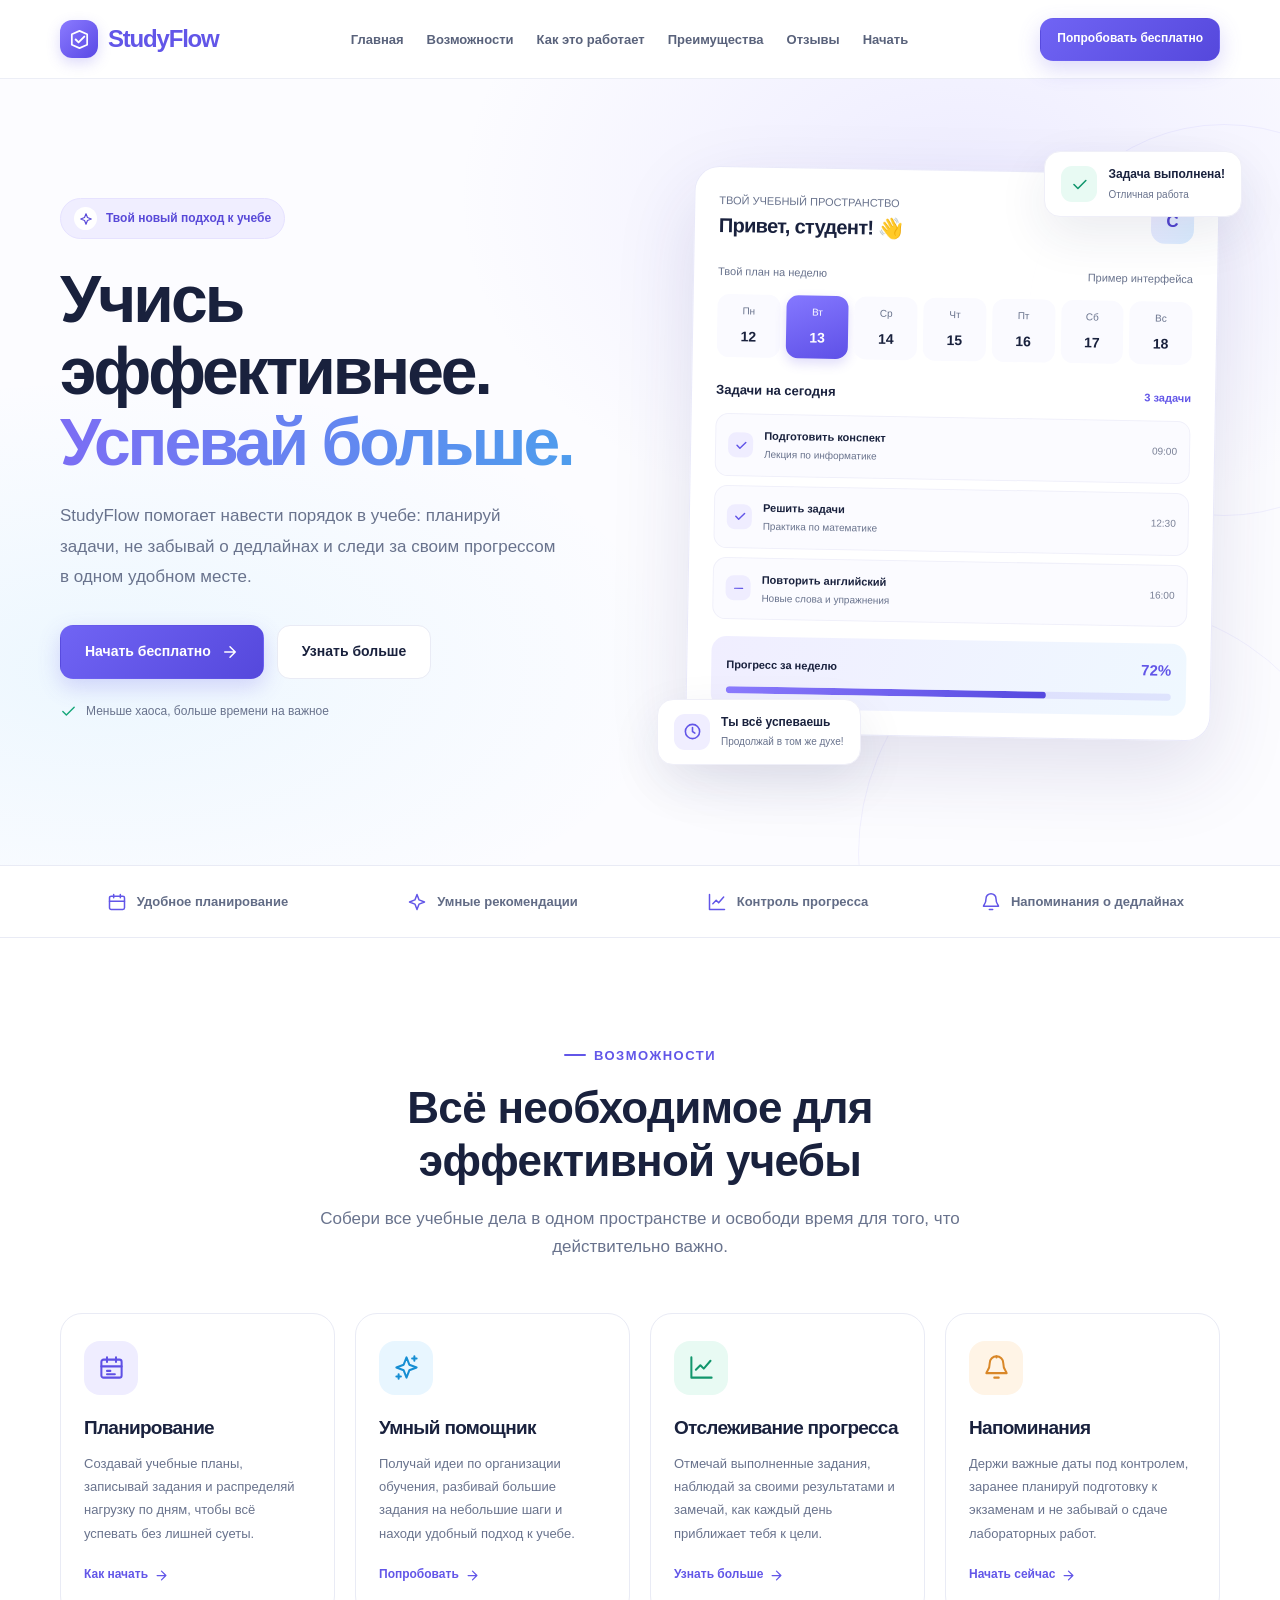
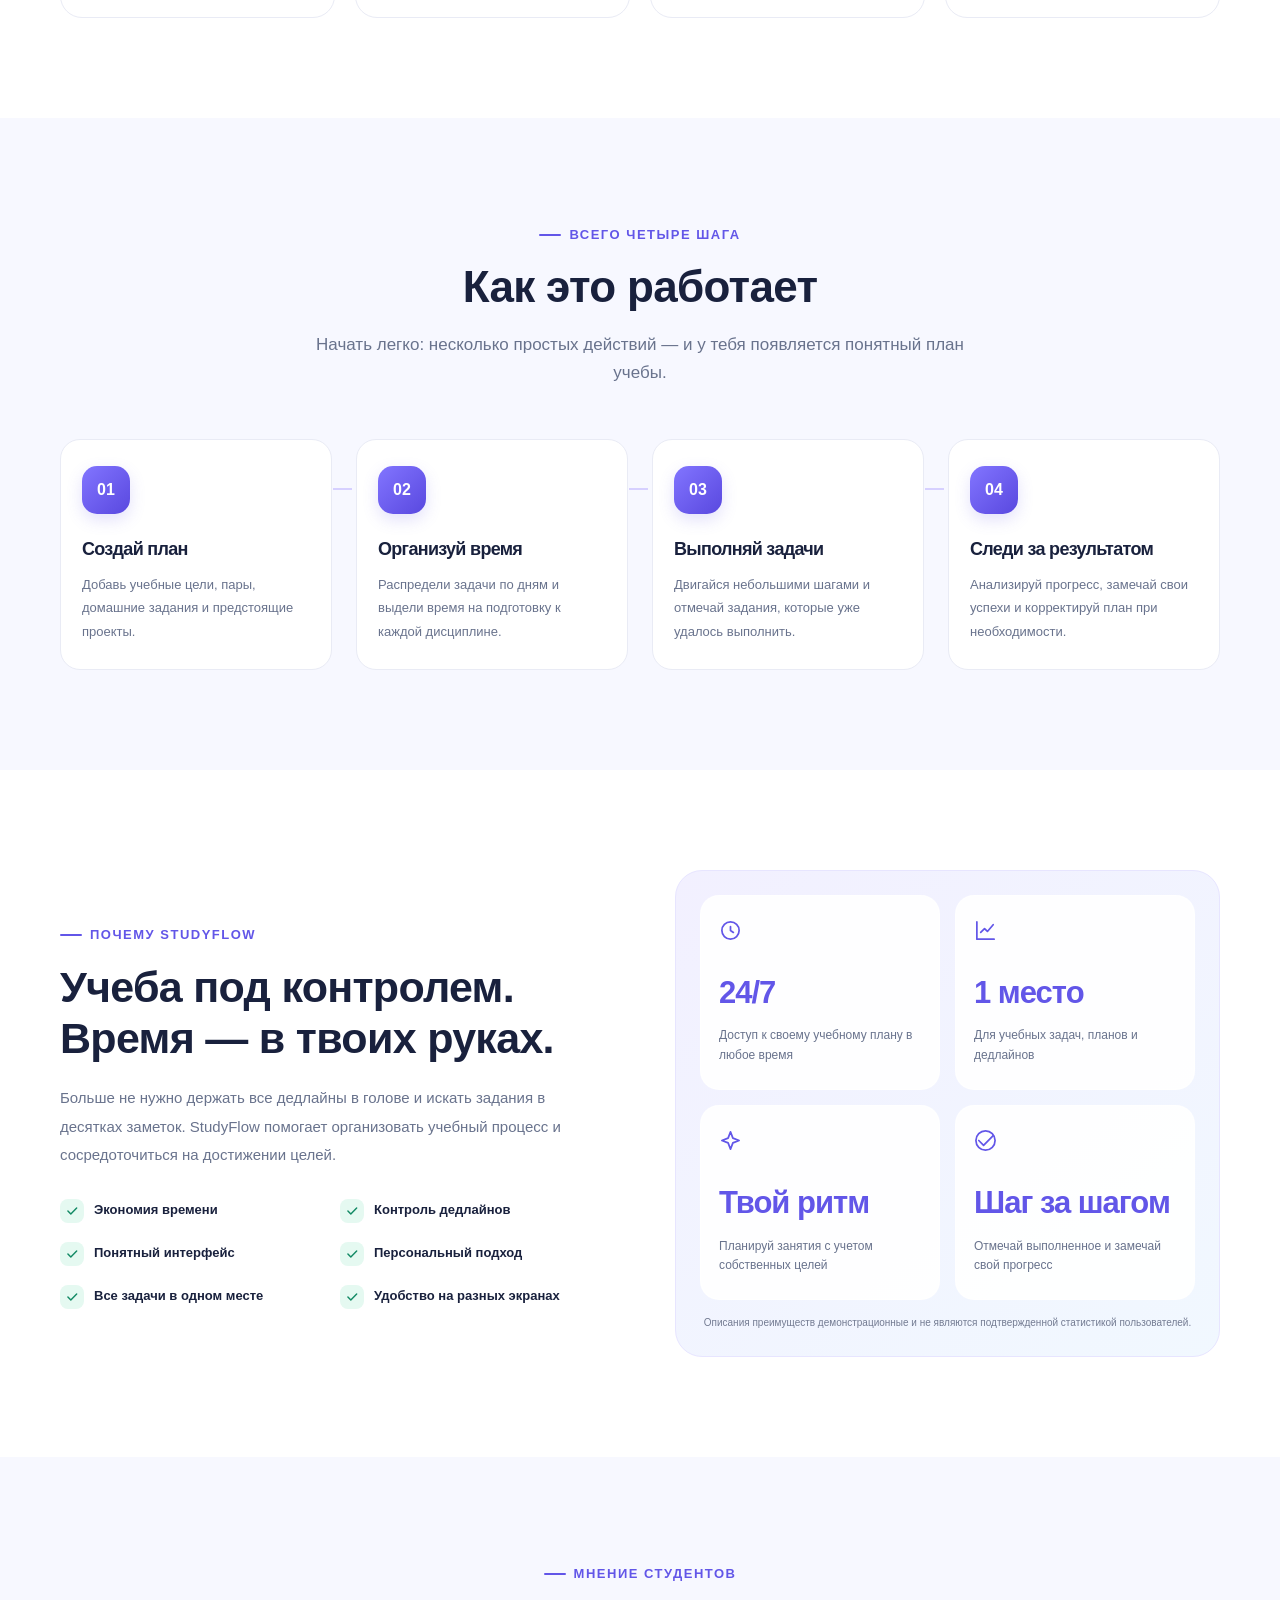
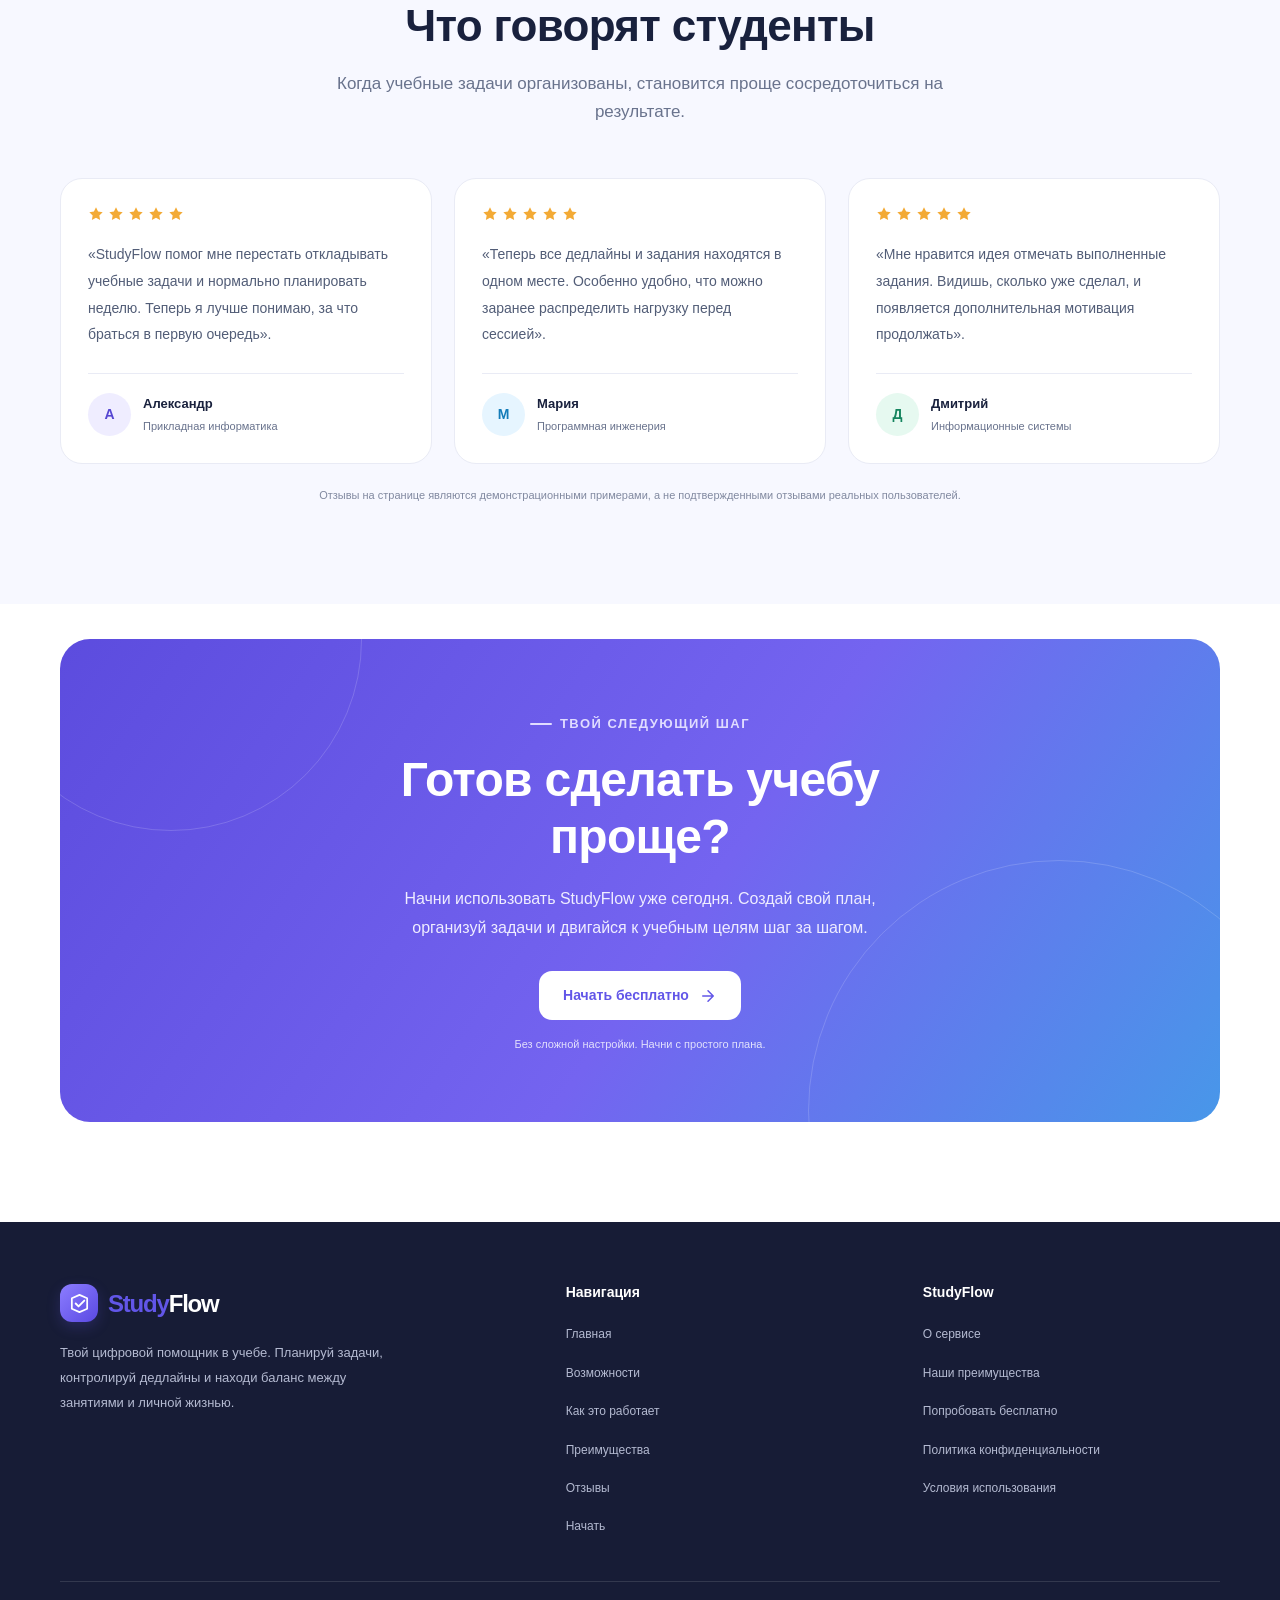
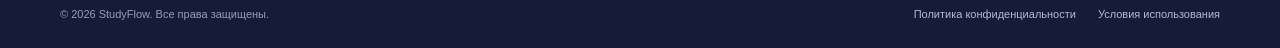
<file: .vscode/1/shindex1.html>
<!DOCTYPE html>
<html lang="ru">
<head>
    <meta charset="UTF-8">
    <meta name="viewport" content="width=device-width, initial-scale=1.0">
    <meta name="theme-color" content="#f8f9ff">
    <meta name="description" content="StudyFlow — твой личный помощник в учебе. Планируй задачи, контролируй дедлайны и достигай учебных целей.">
    <title>StudyFlow — Учись эффективнее. Успевай больше.</title>

    <style>
        /* =========================
           1. БАЗОВЫЕ НАСТРОЙКИ
        ========================== */
        :root {
            --primary: #6256e8;
            --primary-dark: #4b3fd0;
            --primary-light: #eeecff;
            --secondary: #38bdf8;
            --text: #19213d;
            --text-light: #69738d;
            --background: #ffffff;
            --background-soft: #f7f8ff;
            --border: #e9ebf5;
            --success: #16a77a;
            --shadow: 0 18px 50px rgba(37, 39, 91, 0.09);
            --radius: 22px;
            --container: 1160px;
        }

        * {
            margin: 0;
            padding: 0;
            box-sizing: border-box;
        }

        html {
            scroll-behavior: smooth;
            scroll-padding-top: 90px;
        }

        body {
            font-family: Inter, -apple-system, BlinkMacSystemFont, "Segoe UI",
                Roboto, Arial, sans-serif;
            color: var(--text);
            background: var(--background);
            line-height: 1.65;
            overflow-x: clip;
            -webkit-font-smoothing: antialiased;
        }

        body.menu-open {
            overflow: hidden;
        }

        a {
            color: inherit;
            text-decoration: none;
        }

        button,
        input {
            font: inherit;
        }

        button,
        a {
            -webkit-tap-highlight-color: transparent;
        }

        button:focus-visible,
        a:focus-visible,
        input:focus-visible {
            outline: 3px solid rgba(98, 86, 232, 0.45);
            outline-offset: 4px;
        }

        button {
            cursor: pointer;
        }

        img,
        svg {
            max-width: 100%;
        }

        .container {
            width: min(var(--container), calc(100% - 48px));
            margin-inline: auto;
        }

        .section {
            padding: 100px 0;
        }

        .section-soft {
            background: var(--background-soft);
        }

        .section-heading {
            max-width: 680px;
            margin: 0 auto 52px;
            text-align: center;
        }

        .eyebrow {
            display: inline-flex;
            align-items: center;
            gap: 8px;
            margin-bottom: 16px;
            color: var(--primary);
            font-size: 13px;
            font-weight: 800;
            letter-spacing: 1.5px;
            text-transform: uppercase;
        }

        .eyebrow::before {
            content: "";
            width: 22px;
            height: 2px;
            border-radius: 2px;
            background: currentColor;
        }

        h1,
        h2,
        h3,
        p {
            overflow-wrap: break-word;
        }

        h1,
        h2,
        h3 {
            line-height: 1.2;
            letter-spacing: -0.7px;
        }

        h2 {
            font-size: clamp(30px, 4vw, 44px);
            font-weight: 800;
        }

        .section-heading > p {
            margin-top: 17px;
            color: var(--text-light);
            font-size: 17px;
        }

        /* =========================
           2. КНОПКИ
        ========================== */
        .btn {
            display: inline-flex;
            align-items: center;
            justify-content: center;
            gap: 10px;
            min-height: 48px;
            padding: 12px 23px;
            border: 1px solid transparent;
            border-radius: 13px;
            font-size: 14px;
            font-weight: 750;
            text-align: center;
            transition: background 0.3s ease, color 0.3s ease,
                transform 0.3s ease, box-shadow 0.3s ease,
                border-color 0.3s ease;
        }

        .btn-primary {
            color: #fff;
            background: linear-gradient(135deg, #7064f4, #5548dc);
            box-shadow: 0 8px 22px rgba(98, 86, 232, 0.23);
        }

        .btn-primary:hover {
            background: linear-gradient(135deg, #5c50e4, #4538c2);
            box-shadow: 0 12px 28px rgba(98, 86, 232, 0.3);
            transform: translateY(-2px);
        }

        .btn-secondary {
            color: var(--text);
            background: #fff;
            border-color: var(--border);
        }

        .btn-secondary:hover {
            color: var(--primary);
            border-color: var(--primary);
            transform: translateY(-2px);
        }

        .btn-white {
            color: var(--primary);
            background: #fff;
        }

        .btn-white:hover {
            background: #f0efff;
            transform: translateY(-2px);
        }

        .btn svg {
            width: 18px;
            height: 18px;
            flex-shrink: 0;
        }

        /* =========================
           3. ШАПКА И НАВИГАЦИЯ
        ========================== */
        .header {
            position: sticky;
            top: 0;
            z-index: 1000;
            background: rgba(255, 255, 255, 0.92);
            border-bottom: 1px solid rgba(233, 235, 245, 0.85);
            backdrop-filter: blur(16px);
        }

        .nav {
            display: flex;
            align-items: center;
            justify-content: space-between;
            min-height: 78px;
            gap: 24px;
        }

        .logo {
            display: inline-flex;
            align-items: center;
            gap: 10px;
            flex-shrink: 0;
            font-size: 24px;
            font-weight: 850;
            letter-spacing: -1.2px;
        }

        .logo-mark {
            display: grid;
            width: 38px;
            height: 38px;
            place-items: center;
            border-radius: 12px;
            color: white;
            background: linear-gradient(135deg, #8b7bff, #5948e5);
            box-shadow: 0 5px 14px rgba(98, 86, 232, 0.22);
        }

        .logo-mark svg {
            width: 23px;
            height: 23px;
        }

        .logo span:last-child {
            color: var(--primary);
        }

        .nav-links {
            display: flex;
            align-items: center;
            justify-content: center;
            gap: clamp(12px, 1.8vw, 25px);
            list-style: none;
        }

        .nav-links a {
            position: relative;
            padding: 8px 0;
            color: #59627b;
            font-size: 13px;
            font-weight: 650;
            white-space: nowrap;
            transition: color 0.25s ease;
        }

        .nav-links a::after {
            position: absolute;
            right: 0;
            bottom: 2px;
            left: 0;
            height: 2px;
            content: "";
            background: var(--primary);
            transform: scaleX(0);
            transform-origin: left;
            transition: transform 0.25s ease;
        }

        .nav-links a:hover {
            color: var(--primary);
        }

        .nav-links a:hover::after {
            transform: scaleX(1);
        }

        .nav-cta {
            min-height: 43px;
            padding: 10px 16px;
            white-space: nowrap;
            font-size: 12px;
        }

        .menu-toggle {
            display: none;
            width: 44px;
            height: 44px;
            align-items: center;
            justify-content: center;
            color: var(--text);
            background: white;
            border: 1px solid var(--border);
            border-radius: 12px;
        }

        .menu-toggle svg {
            width: 24px;
            height: 24px;
        }

        /* =========================
           4. ПЕРВЫЙ ЭКРАН
        ========================== */
        .hero {
            position: relative;
            padding: 76px 0 100px;
            overflow: hidden;
            background:
                radial-gradient(ellipse at 75% 15%, rgba(160, 151, 255, 0.16), transparent 37%),
                radial-gradient(ellipse at 8% 75%, rgba(56, 189, 248, 0.08), transparent 35%),
                #fcfcff;
        }

        .hero::before {
            position: absolute;
            top: 45px;
            right: -140px;
            width: 390px;
            height: 390px;
            content: "";
            border: 1px solid rgba(98, 86, 232, 0.08);
            border-radius: 50%;
            pointer-events: none;
        }

        .hero::after {
            position: absolute;
            right: -80px;
            bottom: -240px;
            width: 500px;
            height: 500px;
            content: "";
            border: 1px solid rgba(98, 86, 232, 0.07);
            border-radius: 50%;
            pointer-events: none;
        }

        .hero-grid {
            position: relative;
            z-index: 1;
            display: grid;
            grid-template-columns: 1.02fr 0.98fr;
            align-items: center;
            gap: 58px;
        }

        .hero-badge {
            display: inline-flex;
            align-items: center;
            gap: 9px;
            margin-bottom: 25px;
            padding: 8px 13px;
            color: #5849d8;
            background: #f0eeff;
            border: 1px solid #e6e2ff;
            border-radius: 100px;
            font-size: 12px;
            font-weight: 750;
        }

        .hero-badge span {
            display: grid;
            width: 23px;
            height: 23px;
            place-items: center;
            background: white;
            border-radius: 50%;
        }

        .hero-badge svg {
            width: 14px;
            height: 14px;
        }

        .hero h1 {
            max-width: 620px;
            font-size: clamp(43px, 5.3vw, 66px);
            font-weight: 850;
            letter-spacing: -3px;
            line-height: 1.08;
        }

        .gradient-text {
            color: var(--primary);
            background: linear-gradient(100deg, #7c6df4, #4e9ded);
            -webkit-background-clip: text;
            background-clip: text;
            -webkit-text-fill-color: transparent;
        }

        .hero-description {
            max-width: 500px;
            margin-top: 23px;
            color: var(--text-light);
            font-size: 17px;
            line-height: 1.8;
        }

        .hero-actions {
            display: flex;
            flex-wrap: wrap;
            gap: 13px;
            margin-top: 32px;
        }

        .hero-actions .btn {
            min-height: 54px;
            padding-inline: 24px;
        }

        .hero-note {
            display: flex;
            align-items: center;
            gap: 9px;
            margin-top: 23px;
            color: var(--text-light);
            font-size: 12px;
        }

        .hero-note svg {
            width: 17px;
            height: 17px;
            color: var(--success);
            flex-shrink: 0;
        }

        /* Декоративный макет интерфейса StudyFlow */
        .dashboard-wrap {
            position: relative;
            min-width: 0;
            padding: 15px 5px 28px 10px;
        }

        .dashboard {
            position: relative;
            z-index: 1;
            padding: 24px;
            background: rgba(255, 255, 255, 0.96);
            border: 1px solid rgba(232, 232, 249, 0.95);
            border-radius: 25px;
            box-shadow: 0 30px 80px rgba(46, 42, 116, 0.13);
            transform: rotate(1deg);
            transition: transform 0.4s ease;
        }

        .dashboard:hover {
            transform: rotate(0deg) translateY(-4px);
        }

        .dashboard-top {
            display: flex;
            align-items: center;
            justify-content: space-between;
            gap: 12px;
            margin-bottom: 25px;
        }

        .dashboard-greeting {
            color: var(--text-light);
            font-size: 11px;
        }

        .dashboard-top h3 {
            margin-top: 4px;
            font-size: 20px;
        }

        .avatar {
            display: grid;
            width: 43px;
            height: 43px;
            place-items: center;
            color: #5143ce;
            background: linear-gradient(135deg, #eeeaff, #d9edff);
            border-radius: 14px;
            font-size: 17px;
            font-weight: 850;
        }

        .dashboard-date {
            display: flex;
            align-items: center;
            justify-content: space-between;
            gap: 10px;
            margin-bottom: 14px;
            color: var(--text-light);
            font-size: 11px;
        }

        .week {
            display: grid;
            grid-template-columns: repeat(7, minmax(0, 1fr));
            gap: 6px;
            margin-bottom: 22px;
        }

        .day {
            padding: 9px 0;
            text-align: center;
            color: var(--text-light);
            background: #fafaff;
            border-radius: 12px;
            font-size: 10px;
        }

        .day strong {
            display: block;
            margin-top: 5px;
            color: var(--text);
            font-size: 14px;
        }

        .day.active {
            color: white;
            background: linear-gradient(160deg, #8578ff, #5e50e7);
            box-shadow: 0 5px 12px rgba(98, 86, 232, 0.2);
        }

        .day.active strong {
            color: white;
        }

        .dashboard-section-title {
            display: flex;
            align-items: center;
            justify-content: space-between;
            gap: 12px;
            margin-bottom: 13px;
            font-size: 13px;
            font-weight: 800;
        }

        .dashboard-section-title span:last-child {
            color: var(--primary);
            font-size: 11px;
            font-weight: 700;
        }

        .task-list {
            display: grid;
            gap: 9px;
        }

        .task {
            display: flex;
            align-items: center;
            gap: 11px;
            padding: 12px;
            background: #fbfbff;
            border: 1px solid #f0f0fa;
            border-radius: 13px;
        }

        .task-check {
            display: grid;
            width: 25px;
            height: 25px;
            place-items: center;
            flex-shrink: 0;
            color: var(--primary);
            background: #efedff;
            border-radius: 8px;
        }

        .task-check svg {
            width: 14px;
            height: 14px;
        }

        .task-info {
            flex: 1;
            min-width: 0;
        }

        .task-info strong {
            display: block;
            font-size: 11px;
        }

        .task-info span {
            display: block;
            margin-top: 2px;
            color: var(--text-light);
            font-size: 10px;
        }

        .task-time {
            color: #7a8197;
            font-size: 10px;
            white-space: nowrap;
        }

        .progress-card {
            margin-top: 17px;
            padding: 15px;
            background: linear-gradient(110deg, #f0eeff, #eff8ff);
            border-radius: 15px;
        }

        .progress-top {
            display: flex;
            align-items: center;
            justify-content: space-between;
            gap: 10px;
            margin-bottom: 10px;
            font-size: 11px;
            font-weight: 750;
        }

        .progress-top strong {
            color: var(--primary);
            font-size: 15px;
        }

        .progress-track {
            height: 7px;
            overflow: hidden;
            background: rgba(98, 86, 232, 0.12);
            border-radius: 10px;
        }

        .progress-fill {
            width: 72%;
            height: 100%;
            background: linear-gradient(90deg, #8c7cff, #5548df);
            border-radius: inherit;
        }

        .float-card {
            position: absolute;
            z-index: 2;
            display: flex;
            align-items: center;
            gap: 11px;
            padding: 13px 16px;
            background: white;
            border: 1px solid #efeff8;
            border-radius: 16px;
            box-shadow: var(--shadow);
            animation: float 5s ease-in-out infinite;
        }

        .float-card-one {
            top: -4px;
            right: -22px;
        }

        .float-card-two {
            bottom: 0;
            left: -23px;
            animation-delay: -2.5s;
        }

        .float-icon {
            display: grid;
            width: 36px;
            height: 36px;
            place-items: center;
            color: var(--primary);
            background: #f0eeff;
            border-radius: 11px;
        }

        .float-icon.green {
            color: #11966c;
            background: #e8faf3;
        }

        .float-icon svg {
            width: 19px;
            height: 19px;
        }

        .float-card strong {
            display: block;
            font-size: 12px;
        }

        .float-card small {
            display: block;
            margin-top: 2px;
            color: var(--text-light);
            font-size: 10px;
        }

        @keyframes float {
            0%, 100% { transform: translateY(0); }
            50% { transform: translateY(-8px); }
        }

        /* =========================
           5. КРАТКИЕ ПРЕИМУЩЕСТВА
        ========================== */
        .trust-strip {
            padding: 25px 0;
            background: white;
            border-top: 1px solid var(--border);
            border-bottom: 1px solid var(--border);
        }

        .trust-grid {
            display: grid;
            grid-template-columns: repeat(4, 1fr);
            gap: 20px;
        }

        .trust-item {
            display: flex;
            align-items: center;
            justify-content: center;
            gap: 10px;
            color: #626c86;
            font-size: 13px;
            font-weight: 650;
            text-align: center;
        }

        .trust-item svg {
            width: 20px;
            height: 20px;
            flex-shrink: 0;
            color: var(--primary);
        }

        /* =========================
           6. ВОЗМОЖНОСТИ
        ========================== */
        .features-grid {
            display: grid;
            grid-template-columns: repeat(4, minmax(0, 1fr));
            gap: 20px;
        }

        .feature-card {
            position: relative;
            padding: 27px 23px 30px;
            background: white;
            border: 1px solid var(--border);
            border-radius: var(--radius);
            transition: transform 0.3s ease, box-shadow 0.3s ease,
                border-color 0.3s ease;
        }

        .feature-card:hover {
            transform: translateY(-7px);
            border-color: #d9d3ff;
            box-shadow: 0 18px 42px rgba(54, 49, 117, 0.09);
        }

        .feature-icon {
            display: grid;
            width: 54px;
            height: 54px;
            margin-bottom: 22px;
            place-items: center;
            color: #5f50e5;
            background: #efedff;
            border-radius: 16px;
        }

        .feature-icon.blue {
            color: #168ed3;
            background: #e8f6ff;
        }

        .feature-icon.green {
            color: #11966c;
            background: #e8faf3;
        }

        .feature-icon.orange {
            color: #d98728;
            background: #fff4e6;
        }

        .feature-icon svg {
            width: 27px;
            height: 27px;
        }

        .feature-card h3 {
            margin-bottom: 12px;
            font-size: 19px;
        }

        .feature-card p {
            color: var(--text-light);
            font-size: 13px;
            line-height: 1.8;
        }

        .feature-link {
            display: inline-flex;
            align-items: center;
            gap: 6px;
            margin-top: 20px;
            color: var(--primary);
            font-size: 12px;
            font-weight: 800;
        }

        .feature-link svg {
            width: 15px;
            height: 15px;
            transition: transform 0.25s ease;
        }

        .feature-link:hover svg {
            transform: translateX(4px);
        }

        /* =========================
           7. КАК ЭТО РАБОТАЕТ
        ========================== */
        .steps-grid {
            display: grid;
            grid-template-columns: repeat(4, minmax(0, 1fr));
            gap: 24px;
        }

        .step {
            position: relative;
            padding: 26px 21px;
            background: white;
            border: 1px solid var(--border);
            border-radius: 20px;
        }

        .step:not(:last-child)::after {
            position: absolute;
            top: 48px;
            left: calc(100% + 2px);
            z-index: 2;
            width: 19px;
            height: 2px;
            content: "";
            background: #d6d0ff;
        }

        .step-number {
            display: inline-flex;
            align-items: center;
            justify-content: center;
            width: 48px;
            height: 48px;
            margin-bottom: 25px;
            color: white;
            background: linear-gradient(135deg, #8275ff, #5948df);
            border-radius: 15px;
            font-size: 16px;
            font-weight: 850;
            box-shadow: 0 6px 16px rgba(98, 86, 232, 0.18);
        }

        .step h3 {
            margin-bottom: 12px;
            font-size: 18px;
        }

        .step p {
            color: var(--text-light);
            font-size: 13px;
            line-height: 1.8;
        }

        /* =========================
           8. ПРЕИМУЩЕСТВА И ЦИФРЫ
        ========================== */
        .benefits-grid {
            display: grid;
            grid-template-columns: 1fr 1fr;
            align-items: center;
            gap: 70px;
        }

        .benefits-copy h2 {
            margin-bottom: 19px;
            font-size: clamp(31px, 4vw, 43px);
        }

        .benefits-copy > p {
            margin-bottom: 29px;
            color: var(--text-light);
            font-size: 15px;
            line-height: 1.9;
        }

        .benefit-list {
            display: grid;
            grid-template-columns: 1fr 1fr;
            gap: 19px 15px;
            list-style: none;
        }

        .benefit-list li {
            display: flex;
            align-items: flex-start;
            gap: 10px;
            font-size: 13px;
            font-weight: 700;
        }

        .benefit-check {
            display: grid;
            width: 24px;
            height: 24px;
            flex-shrink: 0;
            place-items: center;
            color: #138a65;
            background: #e5f9f1;
            border-radius: 8px;
        }

        .benefit-check svg {
            width: 14px;
            height: 14px;
        }

        .stats-panel {
            display: grid;
            grid-template-columns: 1fr 1fr;
            gap: 15px;
            padding: 24px;
            background: linear-gradient(145deg, #f2f0ff, #f1f8ff);
            border: 1px solid #e7e5ff;
            border-radius: 27px;
        }

        .stat-card {
            min-height: 160px;
            padding: 23px 18px;
            background: rgba(255, 255, 255, 0.91);
            border: 1px solid rgba(255, 255, 255, 0.9);
            border-radius: 19px;
        }

        .stat-card svg {
            width: 23px;
            height: 23px;
            margin-bottom: 17px;
            color: var(--primary);
        }

        .stat-card strong {
            display: block;
            margin-bottom: 8px;
            color: var(--primary);
            font-size: 31px;
            font-weight: 850;
            letter-spacing: -1px;
        }

        .stat-card p {
            color: var(--text-light);
            font-size: 12px;
            line-height: 1.65;
        }

        .stats-disclaimer {
            grid-column: 1 / -1;
            color: #737b92;
            font-size: 10px;
            text-align: center;
        }

        /* =========================
           9. ОТЗЫВЫ
        ========================== */
        .reviews-grid {
            display: grid;
            grid-template-columns: repeat(3, minmax(0, 1fr));
            gap: 22px;
        }

        .review-card {
            display: flex;
            flex-direction: column;
            padding: 27px;
            background: white;
            border: 1px solid var(--border);
            border-radius: var(--radius);
            transition: transform 0.3s ease, box-shadow 0.3s ease;
        }

        .review-card:hover {
            transform: translateY(-5px);
            box-shadow: var(--shadow);
        }

        .review-stars {
            display: flex;
            gap: 4px;
            margin-bottom: 19px;
            color: #f3aa35;
        }

        .review-stars svg {
            width: 16px;
            height: 16px;
            fill: currentColor;
        }

        .review-card blockquote {
            flex: 1;
            color: #525d77;
            font-size: 14px;
            line-height: 1.9;
        }

        .review-author {
            display: flex;
            align-items: center;
            gap: 12px;
            margin-top: 25px;
            padding-top: 19px;
            border-top: 1px solid var(--border);
        }

        .review-avatar {
            display: grid;
            width: 43px;
            height: 43px;
            flex-shrink: 0;
            place-items: center;
            color: #5546d1;
            background: #efedff;
            border-radius: 50%;
            font-size: 14px;
            font-weight: 850;
        }

        .review-avatar.blue {
            color: #147cb9;
            background: #e6f5ff;
        }

        .review-avatar.green {
            color: #16855f;
            background: #e6f9f0;
        }

        .review-author strong {
            display: block;
            font-size: 13px;
        }

        .review-author span {
            display: block;
            margin-top: 3px;
            color: var(--text-light);
            font-size: 11px;
        }

        .review-note {
            margin-top: 22px;
            color: #8189a0;
            font-size: 11px;
            text-align: center;
        }

        /* =========================
           10. ПРИЗЫВ К ДЕЙСТВИЮ
        ========================== */
        .cta-section {
            padding: 35px 0 100px;
        }

        .cta-panel {
            position: relative;
            padding: 68px 30px;
            overflow: hidden;
            color: white;
            background: linear-gradient(125deg, #5c4cde 0%, #7464f0 55%, #4897e9 100%);
            border-radius: 30px;
            text-align: center;
        }

        .cta-panel::before,
        .cta-panel::after {
            position: absolute;
            content: "";
            border: 1px solid rgba(255, 255, 255, 0.16);
            border-radius: 50%;
            pointer-events: none;
        }

        .cta-panel::before {
            top: -190px;
            left: -80px;
            width: 380px;
            height: 380px;
        }

        .cta-panel::after {
            right: -90px;
            bottom: -240px;
            width: 500px;
            height: 500px;
        }

        .cta-content {
            position: relative;
            z-index: 1;
            max-width: 670px;
            margin: 0 auto;
        }

        .cta-panel .eyebrow {
            color: #e0dcff;
        }

        .cta-panel h2 {
            font-size: clamp(32px, 4.5vw, 48px);
        }

        .cta-panel p {
            max-width: 500px;
            margin: 19px auto 29px;
            color: #efedff;
            font-size: 16px;
            line-height: 1.8;
        }

        .cta-caption {
            display: block;
            margin-top: 15px;
            color: rgba(255, 255, 255, 0.8);
            font-size: 11px;
        }

        /* =========================
           11. ПОДВАЛ
        ========================== */
        .footer {
            padding: 62px 0 25px;
            background: #171c36;
            color: #fff;
        }

        .footer-grid {
            display: grid;
            grid-template-columns: 1.5fr 1fr 1fr;
            gap: 60px;
            padding-bottom: 42px;
        }

        .footer .logo {
            margin-bottom: 18px;
        }

        .footer .logo-mark {
            background: linear-gradient(135deg, #8c7dff, #5a49e2);
        }

        .footer .logo span:first-of-type {
            color: #fff;
        }

        .footer-description {
            max-width: 340px;
            color: #b4bad1;
            font-size: 13px;
            line-height: 1.9;
        }

        .footer-column h3 {
            margin-bottom: 20px;
            font-size: 14px;
            letter-spacing: 0;
        }

        .footer-links {
            display: grid;
            gap: 12px;
            list-style: none;
        }

        .footer-links a {
            display: inline-block;
            color: #b4bad1;
            font-size: 12px;
            transition: color 0.25s ease, transform 0.25s ease;
        }

        .footer-links a:hover {
            color: #fff;
            transform: translateX(3px);
        }

        .footer-bottom {
            display: flex;
            align-items: center;
            justify-content: space-between;
            flex-wrap: wrap;
            gap: 15px;
            padding-top: 23px;
            border-top: 1px solid rgba(255, 255, 255, 0.12);
            color: #969db7;
            font-size: 11px;
        }

        .footer-bottom a {
            color: #b4bad1;
            transition: color 0.25s ease;
        }

        .footer-bottom a:hover {
            color: #fff;
        }

        .footer-legal {
            display: flex;
            flex-wrap: wrap;
            gap: 22px;
        }

        /* =========================
           12. УВЕДОМЛЕНИЕ
        ========================== */
        .toast {
            position: fixed;
            right: 24px;
            bottom: 24px;
            z-index: 2000;
            display: flex;
            align-items: flex-start;
            gap: 13px;
            width: min(390px, calc(100% - 32px));
            padding: 19px;
            background: white;
            border: 1px solid var(--border);
            border-radius: 17px;
            box-shadow: 0 18px 55px rgba(22, 27, 61, 0.2);
            opacity: 0;
            visibility: hidden;
            transform: translateY(18px);
            transition: opacity 0.3s ease, visibility 0.3s ease,
                transform 0.3s ease;
        }

        .toast.visible {
            opacity: 1;
            visibility: visible;
            transform: translateY(0);
        }

        .toast-icon {
            display: grid;
            width: 40px;
            height: 40px;
            flex-shrink: 0;
            place-items: center;
            color: #12865e;
            background: #e5f9f0;
            border-radius: 12px;
        }

        .toast-icon svg {
            width: 21px;
            height: 21px;
        }

        .toast-content {
            flex: 1;
        }

        .toast-content strong {
            display: block;
            margin-bottom: 4px;
            font-size: 14px;
        }

        .toast-content p {
            color: var(--text-light);
            font-size: 12px;
            line-height: 1.65;
        }

        .toast-close {
            display: grid;
            width: 29px;
            height: 29px;
            flex-shrink: 0;
            place-items: center;
            color: #747c93;
            background: transparent;
            border: none;
            border-radius: 8px;
        }

        .toast-close:hover {
            background: #f1f2f9;
        }

        .toast-close svg {
            width: 17px;
            height: 17px;
        }

        /* =========================
           13. АДАПТИВНОСТЬ
        ========================== */
        @media (max-width: 1080px) {
            .nav {
                gap: 15px;
            }

            .nav-links {
                gap: 13px;
            }

            .nav-links a {
                font-size: 12px;
            }

            .nav-cta {
                padding-inline: 12px;
            }

            .hero-grid {
                gap: 35px;
            }

            .hero h1 {
                font-size: clamp(42px, 5vw, 57px);
            }

            .dashboard {
                padding: 19px;
            }

            .features-grid {
                grid-template-columns: repeat(2, minmax(0, 1fr));
            }

            .steps-grid {
                gap: 15px;
            }

            .step {
                padding: 22px 17px;
            }

            .step:not(:last-child)::after {
                width: 12px;
            }

            .benefits-grid {
                gap: 40px;
            }
        }

        @media (max-width: 820px) {
            .section {
                padding: 76px 0;
            }

            .nav {
                min-height: 72px;
            }

            .menu-toggle {
                display: inline-flex;
            }

            .nav-cta {
                margin-left: auto;
            }

            .nav-links {
                position: fixed;
                top: 72px;
                right: 0;
                left: 0;
                display: flex;
                align-items: stretch;
                flex-direction: column;
                gap: 0;
                max-height: calc(100dvh - 72px);
                padding: 12px 24px 25px;
                overflow-y: auto;
                background: rgba(255, 255, 255, 0.98);
                border-bottom: 1px solid var(--border);
                box-shadow: 0 20px 30px rgba(26, 31, 64, 0.08);
                opacity: 0;
                visibility: hidden;
                transform: translateY(-8px);
                transition: opacity 0.25s ease, visibility 0.25s ease,
                    transform 0.25s ease;
            }

            .nav-links.open {
                opacity: 1;
                visibility: visible;
                transform: translateY(0);
            }

            .nav-links li {
                border-bottom: 1px solid #f0f1f8;
            }

            .nav-links a {
                display: block;
                padding: 15px 4px;
                font-size: 15px;
            }

            .nav-links a::after {
                display: none;
            }

            .hero {
                padding: 65px 0 75px;
            }

            .hero-grid {
                grid-template-columns: 1fr;
                gap: 55px;
            }

            .hero-copy {
                max-width: 650px;
                margin-inline: auto;
                text-align: center;
            }

            .hero h1 {
                max-width: 650px;
                margin-inline: auto;
                font-size: clamp(43px, 8vw, 63px);
                letter-spacing: -2px;
            }

            .hero-description {
                margin-inline: auto;
            }

            .hero-actions,
            .hero-note {
                justify-content: center;
            }

            .dashboard-wrap {
                width: min(530px, 100%);
                margin-inline: auto;
            }

            .trust-grid {
                grid-template-columns: repeat(2, 1fr);
                gap: 22px 12px;
            }

            .steps-grid {
                grid-template-columns: repeat(2, minmax(0, 1fr));
                gap: 17px;
            }

            .step:not(:last-child)::after {
                display: none;
            }

            .benefits-grid {
                grid-template-columns: 1fr;
                gap: 35px;
            }

            .benefits-copy {
                max-width: 650px;
            }

            .stats-panel {
                max-width: 650px;
            }

            .reviews-grid {
                grid-template-columns: 1fr 1fr;
            }

            .review-card:last-child {
                grid-column: 1 / -1;
            }

            .footer-grid {
                grid-template-columns: 1fr 1fr;
                gap: 35px;
            }

            .footer-brand {
                grid-column: 1 / -1;
            }
        }

        @media (max-width: 540px) {
            .container {
                width: min(100% - 32px, var(--container));
            }

            .section {
                padding: 65px 0;
            }

            .section-heading {
                margin-bottom: 35px;
            }

            .section-heading > p {
                font-size: 15px;
            }

            .logo {
                gap: 7px;
                font-size: 21px;
            }

            .logo-mark {
                width: 34px;
                height: 34px;
                border-radius: 10px;
            }

            .nav {
                min-height: 66px;
                gap: 9px;
            }

            .nav-links {
                top: 66px;
                max-height: calc(100dvh - 66px);
                padding-inline: 16px;
            }

            .nav-cta {
                min-height: 39px;
                padding: 9px 11px;
                font-size: 11px;
            }

            .menu-toggle {
                width: 39px;
                height: 39px;
            }

            .hero {
                padding: 48px 0 62px;
            }

            .hero-badge {
                margin-bottom: 21px;
                font-size: 10px;
            }

            .hero h1 {
                font-size: clamp(37px, 10vw, 48px);
                letter-spacing: -1.8px;
            }

            .hero-description {
                margin-top: 19px;
                font-size: 15px;
            }

            .hero-actions {
                flex-direction: column;
                align-items: stretch;
                gap: 11px;
                margin-top: 26px;
            }

            .hero-actions .btn {
                width: 100%;
                min-height: 51px;
            }

            .hero-note {
                align-items: flex-start;
                font-size: 11px;
                text-align: left;
            }

            .dashboard-wrap {
                padding: 18px 0 26px;
            }

            .dashboard {
                padding: 15px;
                border-radius: 20px;
            }

            .dashboard-top {
                margin-bottom: 20px;
            }

            .dashboard-top h3 {
                font-size: 18px;
            }

            .day {
                padding: 7px 0;
                font-size: 9px;
            }

            .day strong {
                font-size: 12px;
            }

            .week {
                gap: 4px;
                margin-bottom: 18px;
            }

            .task {
                gap: 8px;
                padding: 9px;
            }

            .task-info strong {
                font-size: 10px;
            }

            .task-info span {
                font-size: 9px;
            }

            .task-time {
                font-size: 9px;
            }

            .float-card {
                gap: 8px;
                padding: 9px 11px;
            }

            .float-card-one {
                top: -1px;
                right: -4px;
            }

            .float-card-two {
                bottom: 0;
                left: -3px;
            }

            .float-icon {
                width: 30px;
                height: 30px;
            }

            .float-card strong {
                font-size: 10px;
            }

            .float-card small {
                font-size: 9px;
            }

            .trust-grid {
                gap: 18px 8px;
            }

            .trust-item {
                justify-content: flex-start;
                font-size: 11px;
                text-align: left;
            }

            .trust-item svg {
                width: 18px;
                height: 18px;
            }

            .features-grid,
            .steps-grid,
            .reviews-grid {
                grid-template-columns: 1fr;
                gap: 15px;
            }

            .feature-card {
                padding: 23px;
            }

            .feature-card h3 {
                font-size: 18px;
            }

            .step {
                padding: 23px;
            }

            .step-number {
                margin-bottom: 18px;
            }

            .review-card:last-child {
                grid-column: auto;
            }

            .benefit-list {
                grid-template-columns: 1fr;
                gap: 15px;
            }

            .benefits-copy h2 {
                font-size: 32px;
            }

            .stats-panel {
                gap: 10px;
                padding: 12px;
                border-radius: 21px;
            }

            .stat-card {
                min-height: 145px;
                padding: 16px 12px;
            }

            .stat-card strong {
                font-size: 26px;
            }

            .stat-card p {
                font-size: 11px;
            }

            .cta-section {
                padding: 10px 0 65px;
            }

            .cta-panel {
                padding: 48px 20px;
                border-radius: 23px;
            }

            .cta-panel h2 {
                font-size: 34px;
            }

            .cta-panel p {
                font-size: 14px;
            }

            .cta-panel .btn {
                width: 100%;
            }

            .footer {
                padding-top: 45px;
            }

            .footer-grid {
                grid-template-columns: 1fr 1fr;
                gap: 28px 18px;
            }

            .footer-brand {
                grid-column: 1 / -1;
            }

            .footer-description {
                font-size: 12px;
            }

            .footer-column h3 {
                font-size: 13px;
            }

            .footer-links a {
                font-size: 11px;
            }

            .footer-bottom {
                align-items: flex-start;
                flex-direction: column;
                gap: 13px;
            }

            .footer-legal {
                flex-direction: column;
                gap: 9px;
            }

            .toast {
                right: 16px;
                bottom: 16px;
            }
        }

        /* Учитываем системную настройку уменьшения анимации */
        @media (prefers-reduced-motion: reduce) {
            *,
            *::before,
            *::after {
                scroll-behavior: auto !important;
                animation-duration: 0.01ms !important;
                animation-iteration-count: 1 !important;
                transition-duration: 0.01ms !important;
            }
        }
    </style>
</head>

<body>

    <!-- =========================
         HEADER: логотип и меню
    ========================== -->
    <header class="header" id="home">
        <nav class="nav container" aria-label="Главная навигация">

            <a class="logo" href="#home" aria-label="StudyFlow — на главную">
                <span class="logo-mark" aria-hidden="true">
                    <svg viewBox="0 0 24 24" fill="none">
                        <path d="M4 17.5V6.5L12 3L20 6.5V17.5L12 21L4 17.5Z"
                              stroke="currentColor" stroke-width="1.8"
                              stroke-linejoin="round"/>
                        <path d="M8 12L11 15L17 9"
                              stroke="currentColor" stroke-width="2"
                              stroke-linecap="round" stroke-linejoin="round"/>
                    </svg>
                </span>
                <span>Study<span>Flow</span></span>
            </a>

            <ul class="nav-links" id="navLinks">
                <li><a href="#home">Главная</a></li>
                <li><a href="#features">Возможности</a></li>
                <li><a href="#how-it-works">Как это работает</a></li>
                <li><a href="#benefits">Преимущества</a></li>
                <li><a href="#reviews">Отзывы</a></li>
                <li><a href="#get-started">Начать</a></li>
            </ul>

            <a href="#get-started" class="btn btn-primary nav-cta">
                Попробовать бесплатно
            </a>

            <button class="menu-toggle" id="menuToggle"
                    type="button" aria-label="Открыть меню"
                    aria-expanded="false" aria-controls="navLinks">
                <svg id="menuIcon" viewBox="0 0 24 24" fill="none"
                     stroke="currentColor" stroke-width="2"
                     stroke-linecap="round">
                    <path d="M4 7H20M4 12H20M4 17H20"/>
                </svg>
            </button>

        </nav>
    </header>

    <main>

        <!-- =========================
             HERO: первый экран
        ========================== -->
        <section class="hero" aria-labelledby="heroTitle">
            <div class="container hero-grid">

                <div class="hero-copy">
                    <div class="hero-badge">
                        <span aria-hidden="true">
                            <svg viewBox="0 0 24 24" fill="none"
                                 stroke="currentColor" stroke-width="2"
                                 stroke-linecap="round" stroke-linejoin="round">
                                <path d="M12 3L14.5 9.5L21 12L14.5 14.5L12 21L9.5 14.5L3 12L9.5 9.5L12 3Z"/>
                            </svg>
                        </span>
                        Твой новый подход к учебе
                    </div>

                    <h1 id="heroTitle">
                        Учись эффективнее.<br>
                        <span class="gradient-text">Успевай больше.</span>
                    </h1>

                    <p class="hero-description">
                        StudyFlow помогает навести порядок в учебе:
                        планируй задачи, не забывай о дедлайнах и следи
                        за своим прогрессом в одном удобном месте.
                    </p>

                    <div class="hero-actions">
                        <a href="#get-started" class="btn btn-primary">
                            Начать бесплатно
                            <svg viewBox="0 0 24 24" fill="none"
                                 stroke="currentColor" stroke-width="2"
                                 stroke-linecap="round" stroke-linejoin="round"
                                 aria-hidden="true">
                                <path d="M5 12H19M12 5L19 12L12 19"/>
                            </svg>
                        </a>

                        <a href="#features" class="btn btn-secondary">
                            Узнать больше
                        </a>
                    </div>

                    <div class="hero-note">
                        <svg viewBox="0 0 24 24" fill="none"
                             stroke="currentColor" stroke-width="2"
                             stroke-linecap="round" stroke-linejoin="round"
                             aria-hidden="true">
                            <path d="M20 6L9 17L4 12"/>
                        </svg>
                        Меньше хаоса, больше времени на важное
                    </div>
                </div>

                <!-- Демонстрационный макет личного кабинета -->
                <div class="dashboard-wrap" aria-label="Пример интерфейса StudyFlow">

                    <div class="float-card float-card-one">
                        <span class="float-icon green" aria-hidden="true">
                            <svg viewBox="0 0 24 24" fill="none"
                                 stroke="currentColor" stroke-width="2"
                                 stroke-linecap="round" stroke-linejoin="round">
                                <path d="M5 12L10 17L20 7"/>
                            </svg>
                        </span>
                        <span>
                            <strong>Задача выполнена!</strong>
                            <small>Отличная работа</small>
                        </span>
                    </div>

                    <div class="dashboard">
                        <div class="dashboard-top">
                            <div>
                                <p class="dashboard-greeting">ТВОЙ УЧЕБНЫЙ ПРОСТРАНСТВО</p>
                                <h3>Привет, студент! 👋</h3>
                            </div>
                            <div class="avatar" aria-label="Аватар пользователя">С</div>
                        </div>

                        <div class="dashboard-date">
                            <span>Твой план на неделю</span>
                            <span>Пример интерфейса</span>
                        </div>

                        <div class="week" aria-label="Пример календаря на неделю">
                            <div class="day">Пн<strong>12</strong></div>
                            <div class="day active">Вт<strong>13</strong></div>
                            <div class="day">Ср<strong>14</strong></div>
                            <div class="day">Чт<strong>15</strong></div>
                            <div class="day">Пт<strong>16</strong></div>
                            <div class="day">Сб<strong>17</strong></div>
                            <div class="day">Вс<strong>18</strong></div>
                        </div>

                        <div class="dashboard-section-title">
                            <span>Задачи на сегодня</span>
                            <span>3 задачи</span>
                        </div>

                        <div class="task-list">
                            <div class="task">
                                <span class="task-check" aria-hidden="true">
                                    <svg viewBox="0 0 24 24" fill="none"
                                         stroke="currentColor" stroke-width="2.5"
                                         stroke-linecap="round" stroke-linejoin="round">
                                        <path d="M5 12L10 17L20 7"/>
                                    </svg>
                                </span>
                                <span class="task-info">
                                    <strong>Подготовить конспект</strong>
                                    <span>Лекция по информатике</span>
                                </span>
                                <span class="task-time">09:00</span>
                            </div>

                            <div class="task">
                                <span class="task-check" aria-hidden="true">
                                    <svg viewBox="0 0 24 24" fill="none"
                                         stroke="currentColor" stroke-width="2.5"
                                         stroke-linecap="round" stroke-linejoin="round">
                                        <path d="M5 12L10 17L20 7"/>
                                    </svg>
                                </span>
                                <span class="task-info">
                                    <strong>Решить задачи</strong>
                                    <span>Практика по математике</span>
                                </span>
                                <span class="task-time">12:30</span>
                            </div>

                            <div class="task">
                                <span class="task-check" aria-hidden="true">
                                    <svg viewBox="0 0 24 24" fill="none"
                                         stroke="currentColor" stroke-width="2"
                                         stroke-linecap="round" stroke-linejoin="round">
                                        <path d="M5 12H19"/>
                                    </svg>
                                </span>
                                <span class="task-info">
                                    <strong>Повторить английский</strong>
                                    <span>Новые слова и упражнения</span>
                                </span>
                                <span class="task-time">16:00</span>
                            </div>
                        </div>

                        <div class="progress-card">
                            <div class="progress-top">
                                <span>Прогресс за неделю</span>
                                <strong>72%</strong>
                            </div>
                            <div class="progress-track">
                                <div class="progress-fill"></div>
                            </div>
                        </div>
                    </div>

                    <div class="float-card float-card-two">
                        <span class="float-icon" aria-hidden="true">
                            <svg viewBox="0 0 24 24" fill="none"
                                 stroke="currentColor" stroke-width="2"
                                 stroke-linecap="round" stroke-linejoin="round">
                                <circle cx="12" cy="12" r="9"/>
                                <path d="M12 7V12L15 14"/>
                            </svg>
                        </span>
                        <span>
                            <strong>Ты всё успеваешь</strong>
                            <small>Продолжай в том же духе!</small>
                        </span>
                    </div>

                </div>
            </div>
        </section>

        <!-- Краткая полоса с ключевыми возможностями -->
        <section class="trust-strip" aria-label="Основные возможности StudyFlow">
            <div class="container trust-grid">

                <div class="trust-item">
                    <svg viewBox="0 0 24 24" fill="none"
                         stroke="currentColor" stroke-width="1.8"
                         stroke-linecap="round" stroke-linejoin="round"
                         aria-hidden="true">
                        <rect x="3" y="5" width="18" height="16" rx="2"/>
                        <path d="M16 3V7M8 3V7M3 11H21"/>
                    </svg>
                    Удобное планирование
                </div>

                <div class="trust-item">
                    <svg viewBox="0 0 24 24" fill="none"
                         stroke="currentColor" stroke-width="1.8"
                         stroke-linecap="round" stroke-linejoin="round"
                         aria-hidden="true">
                        <path d="M12 3L14.5 9.5L21 12L14.5 14.5L12 21L9.5 14.5L3 12L9.5 9.5L12 3Z"/>
                    </svg>
                    Умные рекомендации
                </div>

                <div class="trust-item">
                    <svg viewBox="0 0 24 24" fill="none"
                         stroke="currentColor" stroke-width="1.8"
                         stroke-linecap="round" stroke-linejoin="round"
                         aria-hidden="true">
                        <path d="M3 3V21H21"/>
                        <path d="M7 14L11 10L14 13L20 6"/>
                    </svg>
                    Контроль прогресса
                </div>

                <div class="trust-item">
                    <svg viewBox="0 0 24 24" fill="none"
                         stroke="currentColor" stroke-width="1.8"
                         stroke-linecap="round" stroke-linejoin="round"
                         aria-hidden="true">
                        <path d="M18 8A6 6 0 0 0 6 8C6 15 3 15 3 17H21C21 15 18 15 18 8"/>
                        <path d="M10 21H14"/>
                    </svg>
                    Напоминания о дедлайнах
                </div>

            </div>
        </section>

        <!-- =========================
             ВОЗМОЖНОСТИ СЕРВИСА
        ========================== -->
        <section class="section" id="features" aria-labelledby="featuresTitle">
            <div class="container">

                <div class="section-heading">
                    <span class="eyebrow">Возможности</span>
                    <h2 id="featuresTitle">Всё необходимое для эффективной учебы</h2>
                    <p>
                        Собери все учебные дела в одном пространстве
                        и освободи время для того, что действительно важно.
                    </p>
                </div>

                <div class="features-grid">

                    <article class="feature-card">
                        <div class="feature-icon">
                            <svg viewBox="0 0 24 24" fill="none"
                                 stroke="currentColor" stroke-width="1.8"
                                 stroke-linecap="round" stroke-linejoin="round"
                                 aria-hidden="true">
                                <rect x="3" y="5" width="18" height="16" rx="2"/>
                                <path d="M16 3V7M8 3V7M3 11H21M8 15H11M8 18H15"/>
                            </svg>
                        </div>
                        <h3>Планирование</h3>
                        <p>
                            Создавай учебные планы, записывай задания
                            и распределяй нагрузку по дням, чтобы всё
                            успевать без лишней суеты.
                        </p>
                        <a class="feature-link" href="#how-it-works">
                            Как начать
                            <svg viewBox="0 0 24 24" fill="none"
                                 stroke="currentColor" stroke-width="2"
                                 stroke-linecap="round" stroke-linejoin="round"
                                 aria-hidden="true">
                                <path d="M5 12H19M12 5L19 12L12 19"/>
                            </svg>
                        </a>
                    </article>

                    <article class="feature-card">
                        <div class="feature-icon blue">
                            <svg viewBox="0 0 24 24" fill="none"
                                 stroke="currentColor" stroke-width="1.8"
                                 stroke-linecap="round" stroke-linejoin="round"
                                 aria-hidden="true">
                                <path d="M12 3L14.5 9.5L21 12L14.5 14.5L12 21L9.5 14.5L3 12L9.5 9.5L12 3Z"/>
                                <path d="M19 2V6M17 4H21M5 18V22M3 20H7"/>
                            </svg>
                        </div>
                        <h3>Умный помощник</h3>
                        <p>
                            Получай идеи по организации обучения,
                            разбивай большие задания на небольшие шаги
                            и находи удобный подход к учебе.
                        </p>
                        <a class="feature-link" href="#get-started">
                            Попробовать
                            <svg viewBox="0 0 24 24" fill="none"
                                 stroke="currentColor" stroke-width="2"
                                 stroke-linecap="round" stroke-linejoin="round"
                                 aria-hidden="true">
                                <path d="M5 12H19M12 5L19 12L12 19"/>
                            </svg>
                        </a>
                    </article>

                    <article class="feature-card">
                        <div class="feature-icon green">
                            <svg viewBox="0 0 24 24" fill="none"
                                 stroke="currentColor" stroke-width="1.8"
                                 stroke-linecap="round" stroke-linejoin="round"
                                 aria-hidden="true">
                                <path d="M3 3V21H21"/>
                                <path d="M7 14L11 10L14 13L20 6"/>
                            </svg>
                        </div>
                        <h3>Отслеживание прогресса</h3>
                        <p>
                            Отмечай выполненные задания, наблюдай за
                            своими результатами и замечай, как каждый
                            день приближает тебя к цели.
                        </p>
                        <a class="feature-link" href="#benefits">
                            Узнать больше
                            <svg viewBox="0 0 24 24" fill="none"
                                 stroke="currentColor" stroke-width="2"
                                 stroke-linecap="round" stroke-linejoin="round"
                                 aria-hidden="true">
                                <path d="M5 12H19M12 5L19 12L12 19"/>
                            </svg>
                        </a>
                    </article>

                    <article class="feature-card">
                        <div class="feature-icon orange">
                            <svg viewBox="0 0 24 24" fill="none"
                                 stroke="currentColor" stroke-width="1.8"
                                 stroke-linecap="round" stroke-linejoin="round"
                                 aria-hidden="true">
                                <path d="M18 8A6 6 0 0 0 6 8C6 15 3 15 3 17H21C21 15 18 15 18 8"/>
                                <path d="M10 21H14"/>
                                <path d="M12 3V2"/>
                            </svg>
                        </div>
                        <h3>Напоминания</h3>
                        <p>
                            Держи важные даты под контролем, заранее
                            планируй подготовку к экзаменам и не забывай
                            о сдаче лабораторных работ.
                        </p>
                        <a class="feature-link" href="#get-started">
                            Начать сейчас
                            <svg viewBox="0 0 24 24" fill="none"
                                 stroke="currentColor" stroke-width="2"
                                 stroke-linecap="round" stroke-linejoin="round"
                                 aria-hidden="true">
                                <path d="M5 12H19M12 5L19 12L12 19"/>
                            </svg>
                        </a>
                    </article>

                </div>
            </div>
        </section>

        <!-- =========================
             КАК ЭТО РАБОТАЕТ
        ========================== -->
        <section class="section section-soft" id="how-it-works"
                 aria-labelledby="stepsTitle">
            <div class="container">

                <div class="section-heading">
                    <span class="eyebrow">Всего четыре шага</span>
                    <h2 id="stepsTitle">Как это работает</h2>
                    <p>
                        Начать легко: несколько простых действий —
                        и у тебя появляется понятный план учебы.
                    </p>
                </div>

                <div class="steps-grid">

                    <article class="step">
                        <div class="step-number">01</div>
                        <h3>Создай план</h3>
                        <p>
                            Добавь учебные цели, пары, домашние задания
                            и предстоящие проекты.
                        </p>
                    </article>

                    <article class="step">
                        <div class="step-number">02</div>
                        <h3>Организуй время</h3>
                        <p>
                            Распредели задачи по дням и выдели время
                            на подготовку к каждой дисциплине.
                        </p>
                    </article>

                    <article class="step">
                        <div class="step-number">03</div>
                        <h3>Выполняй задачи</h3>
                        <p>
                            Двигайся небольшими шагами и отмечай
                            задания, которые уже удалось выполнить.
                        </p>
                    </article>

                    <article class="step">
                        <div class="step-number">04</div>
                        <h3>Следи за результатом</h3>
                        <p>
                            Анализируй прогресс, замечай свои успехи
                            и корректируй план при необходимости.
                        </p>
                    </article>

                </div>
            </div>
        </section>

        <!-- =========================
             ПРЕИМУЩЕСТВА СЕРВИСА
        ========================== -->
        <section class="section" id="benefits" aria-labelledby="benefitsTitle">
            <div class="container benefits-grid">

                <div class="benefits-copy">
                    <span class="eyebrow">Почему StudyFlow</span>
                    <h2 id="benefitsTitle">
                        Учеба под контролем. Время — в твоих руках.
                    </h2>
                    <p>
                        Больше не нужно держать все дедлайны в голове
                        и искать задания в десятках заметок.
                        StudyFlow помогает организовать учебный процесс
                        и сосредоточиться на достижении целей.
                    </p>

                    <ul class="benefit-list">
                        <li>
                            <span class="benefit-check" aria-hidden="true">
                                <svg viewBox="0 0 24 24" fill="none"
                                     stroke="currentColor" stroke-width="2.5"
                                     stroke-linecap="round" stroke-linejoin="round">
                                    <path d="M5 12L10 17L20 7"/>
                                </svg>
                            </span>
                            Экономия времени
                        </li>
                        <li>
                            <span class="benefit-check" aria-hidden="true">
                                <svg viewBox="0 0 24 24" fill="none"
                                     stroke="currentColor" stroke-width="2.5"
                                     stroke-linecap="round" stroke-linejoin="round">
                                    <path d="M5 12L10 17L20 7"/>
                                </svg>
                            </span>
                            Контроль дедлайнов
                        </li>
                        <li>
                            <span class="benefit-check" aria-hidden="true">
                                <svg viewBox="0 0 24 24" fill="none"
                                     stroke="currentColor" stroke-width="2.5"
                                     stroke-linecap="round" stroke-linejoin="round">
                                    <path d="M5 12L10 17L20 7"/>
                                </svg>
                            </span>
                            Понятный интерфейс
                        </li>
                        <li>
                            <span class="benefit-check" aria-hidden="true">
                                <svg viewBox="0 0 24 24" fill="none"
                                     stroke="currentColor" stroke-width="2.5"
                                     stroke-linecap="round" stroke-linejoin="round">
                                    <path d="M5 12L10 17L20 7"/>
                                </svg>
                            </span>
                            Персональный подход
                        </li>
                        <li>
                            <span class="benefit-check" aria-hidden="true">
                                <svg viewBox="0 0 24 24" fill="none"
                                     stroke="currentColor" stroke-width="2.5"
                                     stroke-linecap="round" stroke-linejoin="round">
                                    <path d="M5 12L10 17L20 7"/>
                                </svg>
                            </span>
                            Все задачи в одном месте
                        </li>
                        <li>
                            <span class="benefit-check" aria-hidden="true">
                                <svg viewBox="0 0 24 24" fill="none"
                                     stroke="currentColor" stroke-width="2.5"
                                     stroke-linecap="round" stroke-linejoin="round">
                                    <path d="M5 12L10 17L20 7"/>
                                </svg>
                            </span>
                            Удобство на разных экранах
                        </li>
                    </ul>
                </div>

                <div class="stats-panel" aria-label="Примеры преимуществ сервиса">

                    <article class="stat-card">
                        <svg viewBox="0 0 24 24" fill="none"
                             stroke="currentColor" stroke-width="1.8"
                             stroke-linecap="round" stroke-linejoin="round"
                             aria-hidden="true">
                            <path d="M12 8V12L15 14"/>
                            <circle cx="12" cy="12" r="9"/>
                        </svg>
                        <strong>24/7</strong>
                        <p>Доступ к своему учебному плану в любое время</p>
                    </article>

                    <article class="stat-card">
                        <svg viewBox="0 0 24 24" fill="none"
                             stroke="currentColor" stroke-width="1.8"
                             stroke-linecap="round" stroke-linejoin="round"
                             aria-hidden="true">
                            <path d="M3 3V21H21"/>
                            <path d="M7 14L11 10L14 13L20 6"/>
                        </svg>
                        <strong>1 место</strong>
                        <p>Для учебных задач, планов и дедлайнов</p>
                    </article>

                    <article class="stat-card">
                        <svg viewBox="0 0 24 24" fill="none"
                             stroke="currentColor" stroke-width="1.8"
                             stroke-linecap="round" stroke-linejoin="round"
                             aria-hidden="true">
                            <path d="M12 3L14.5 9.5L21 12L14.5 14.5L12 21L9.5 14.5L3 12L9.5 9.5L12 3Z"/>
                        </svg>
                        <strong>Твой ритм</strong>
                        <p>Планируй занятия с учетом собственных целей</p>
                    </article>

                    <article class="stat-card">
                        <svg viewBox="0 0 24 24" fill="none"
                             stroke="currentColor" stroke-width="1.8"
                             stroke-linecap="round" stroke-linejoin="round"
                             aria-hidden="true">
                            <path d="M5 12L10 17L20 7"/>
                            <circle cx="12" cy="12" r="10"/>
                        </svg>
                        <strong>Шаг за шагом</strong>
                        <p>Отмечай выполненное и замечай свой прогресс</p>
                    </article>

                    <p class="stats-disclaimer">
                        Описания преимуществ демонстрационные и не являются подтвержденной статистикой пользователей.
                    </p>
                </div>

            </div>
        </section>

        <!-- =========================
             ОТЗЫВЫ СТУДЕНТОВ
        ========================== -->
        <section class="section section-soft" id="reviews"
                 aria-labelledby="reviewsTitle">
            <div class="container">

                <div class="section-heading">
                    <span class="eyebrow">Мнение студентов</span>
                    <h2 id="reviewsTitle">Что говорят студенты</h2>
                    <p>
                        Когда учебные задачи организованы,
                        становится проще сосредоточиться на результате.
                    </p>
                </div>

                <div class="reviews-grid">

                    <article class="review-card">
                        <div class="review-stars" aria-label="Демонстрационная оценка 5 из 5">
                            <svg viewBox="0 0 24 24" aria-hidden="true">
                                <path d="M12 2L15.1 8.3L22 9.3L17 14.2L18.2 21L12 17.7L5.8 21L7 14.2L2 9.3L8.9 8.3Z"/>
                            </svg>
                            <svg viewBox="0 0 24 24" aria-hidden="true">
                                <path d="M12 2L15.1 8.3L22 9.3L17 14.2L18.2 21L12 17.7L5.8 21L7 14.2L2 9.3L8.9 8.3Z"/>
                            </svg>
                            <svg viewBox="0 0 24 24" aria-hidden="true">
                                <path d="M12 2L15.1 8.3L22 9.3L17 14.2L18.2 21L12 17.7L5.8 21L7 14.2L2 9.3L8.9 8.3Z"/>
                            </svg>
                            <svg viewBox="0 0 24 24" aria-hidden="true">
                                <path d="M12 2L15.1 8.3L22 9.3L17 14.2L18.2 21L12 17.7L5.8 21L7 14.2L2 9.3L8.9 8.3Z"/>
                            </svg>
                            <svg viewBox="0 0 24 24" aria-hidden="true">
                                <path d="M12 2L15.1 8.3L22 9.3L17 14.2L18.2 21L12 17.7L5.8 21L7 14.2L2 9.3L8.9 8.3Z"/>
                            </svg>
                        </div>

                        <blockquote>
                            «StudyFlow помог мне перестать откладывать
                            учебные задачи и нормально планировать неделю.
                            Теперь я лучше понимаю, за что браться в первую очередь».
                        </blockquote>

                        <div class="review-author">
                            <div class="review-avatar">А</div>
                            <div>
                                <strong>Александр</strong>
                                <span>Прикладная информатика</span>
                            </div>
                        </div>
                    </article>

                    <article class="review-card">
                        <div class="review-stars" aria-label="Демонстрационная оценка 5 из 5">
                            <svg viewBox="0 0 24 24" aria-hidden="true">
                                <path d="M12 2L15.1 8.3L22 9.3L17 14.2L18.2 21L12 17.7L5.8 21L7 14.2L2 9.3L8.9 8.3Z"/>
                            </svg>
                            <svg viewBox="0 0 24 24" aria-hidden="true">
                                <path d="M12 2L15.1 8.3L22 9.3L17 14.2L18.2 21L12 17.7L5.8 21L7 14.2L2 9.3L8.9 8.3Z"/>
                            </svg>
                            <svg viewBox="0 0 24 24" aria-hidden="true">
                                <path d="M12 2L15.1 8.3L22 9.3L17 14.2L18.2 21L12 17.7L5.8 21L7 14.2L2 9.3L8.9 8.3Z"/>
                            </svg>
                            <svg viewBox="0 0 24 24" aria-hidden="true">
                                <path d="M12 2L15.1 8.3L22 9.3L17 14.2L18.2 21L12 17.7L5.8 21L7 14.2L2 9.3L8.9 8.3Z"/>
                            </svg>
                            <svg viewBox="0 0 24 24" aria-hidden="true">
                                <path d="M12 2L15.1 8.3L22 9.3L17 14.2L18.2 21L12 17.7L5.8 21L7 14.2L2 9.3L8.9 8.3Z"/>
                            </svg>
                        </div>

                        <blockquote>
                            «Теперь все дедлайны и задания находятся
                            в одном месте. Особенно удобно, что можно
                            заранее распределить нагрузку перед сессией».
                        </blockquote>

                        <div class="review-author">
                            <div class="review-avatar blue">М</div>
                            <div>
                                <strong>Мария</strong>
                                <span>Программная инженерия</span>
                            </div>
                        </div>
                    </article>

                    <article class="review-card">
                        <div class="review-stars" aria-label="Демонстрационная оценка 5 из 5">
                            <svg viewBox="0 0 24 24" aria-hidden="true">
                                <path d="M12 2L15.1 8.3L22 9.3L17 14.2L18.2 21L12 17.7L5.8 21L7 14.2L2 9.3L8.9 8.3Z"/>
                            </svg>
                            <svg viewBox="0 0 24 24" aria-hidden="true">
                                <path d="M12 2L15.1 8.3L22 9.3L17 14.2L18.2 21L12 17.7L5.8 21L7 14.2L2 9.3L8.9 8.3Z"/>
                            </svg>
                            <svg viewBox="0 0 24 24" aria-hidden="true">
                                <path d="M12 2L15.1 8.3L22 9.3L17 14.2L18.2 21L12 17.7L5.8 21L7 14.2L2 9.3L8.9 8.3Z"/>
                            </svg>
                            <svg viewBox="0 0 24 24" aria-hidden="true">
                                <path d="M12 2L15.1 8.3L22 9.3L17 14.2L18.2 21L12 17.7L5.8 21L7 14.2L2 9.3L8.9 8.3Z"/>
                            </svg>
                            <svg viewBox="0 0 24 24" aria-hidden="true">
                                <path d="M12 2L15.1 8.3L22 9.3L17 14.2L18.2 21L12 17.7L5.8 21L7 14.2L2 9.3L8.9 8.3Z"/>
                            </svg>
                        </div>

                        <blockquote>
                            «Мне нравится идея отмечать выполненные
                            задания. Видишь, сколько уже сделал,
                            и появляется дополнительная мотивация продолжать».
                        </blockquote>

                        <div class="review-author">
                            <div class="review-avatar green">Д</div>
                            <div>
                                <strong>Дмитрий</strong>
                                <span>Информационные системы</span>
                            </div>
                        </div>
                    </article>

                </div>

                <p class="review-note">
                    Отзывы на странице являются демонстрационными примерами, а не подтвержденными отзывами реальных пользователей.
                </p>

            </div>
        </section>

        <!-- =========================
             CTA: начать пользоваться
        ========================== -->
        <section class="cta-section" id="get-started"
                 aria-labelledby="ctaTitle">
            <div class="container">

                <div class="cta-panel">
                    <div class="cta-content">
                        <span class="eyebrow">Твой следующий шаг</span>

                        <h2 id="ctaTitle">Готов сделать учебу проще?</h2>

                        <p>
                            Начни использовать StudyFlow уже сегодня.
                            Создай свой план, организуй задачи и двигайся
                            к учебным целям шаг за шагом.
                        </p>

                        <button class="btn btn-white start-button" type="button">
                            Начать бесплатно
                            <svg viewBox="0 0 24 24" fill="none"
                                 stroke="currentColor" stroke-width="2"
                                 stroke-linecap="round" stroke-linejoin="round"
                                 aria-hidden="true">
                                <path d="M5 12H19M12 5L19 12L12 19"/>
                            </svg>
                        </button>

                        <span class="cta-caption">
                            Без сложной настройки. Начни с простого плана.
                        </span>
                    </div>
                </div>

            </div>
        </section>

    </main>

    <!-- =========================
         FOOTER: подвал сайта
    ========================== -->
    <footer class="footer">
        <div class="container">

            <div class="footer-grid">

                <div class="footer-brand">
                    <a class="logo" href="#home" aria-label="StudyFlow — на главную">
                        <span class="logo-mark" aria-hidden="true">
                            <svg viewBox="0 0 24 24" fill="none">
                                <path d="M4 17.5V6.5L12 3L20 6.5V17.5L12 21L4 17.5Z"
                                      stroke="currentColor" stroke-width="1.8"
                                      stroke-linejoin="round"/>
                                <path d="M8 12L11 15L17 9"
                                      stroke="currentColor" stroke-width="2"
                                      stroke-linecap="round" stroke-linejoin="round"/>
                            </svg>
                        </span>
                        <span>Study<span>Flow</span></span>
                    </a>

                    <p class="footer-description">
                        Твой цифровой помощник в учебе.
                        Планируй задачи, контролируй дедлайны и находи
                        баланс между занятиями и личной жизнью.
                    </p>
                </div>

                <div class="footer-column">
                    <h3>Навигация</h3>
                    <ul class="footer-links">
                        <li><a href="#home">Главная</a></li>
                        <li><a href="#features">Возможности</a></li>
                        <li><a href="#how-it-works">Как это работает</a></li>
                        <li><a href="#benefits">Преимущества</a></li>
                        <li><a href="#reviews">Отзывы</a></li>
                        <li><a href="#get-started">Начать</a></li>
                    </ul>
                </div>

                <div class="footer-column">
                    <h3>StudyFlow</h3>
                    <ul class="footer-links">
                        <li><a href="#features">О сервисе</a></li>
                        <li><a href="#benefits">Наши преимущества</a></li>
                        <li><a href="#get-started">Попробовать бесплатно</a></li>
                        <li><a href="#privacy" class="legal-link">Политика конфиденциальности</a></li>
                        <li><a href="#terms" class="legal-link">Условия использования</a></li>
                    </ul>
                </div>

            </div>

            <div class="footer-bottom">
                <p>© 2026 StudyFlow. Все права защищены.</p>

                <div class="footer-legal">
                    <a href="#privacy" class="legal-link">Политика конфиденциальности</a>
                    <a href="#terms" class="legal-link">Условия использования</a>
                </div>
            </div>

        </div>
    </footer>

    <!-- Уведомление для интерактивных кнопок -->
    <div class="toast" id="toast" role="status"
         aria-live="polite" aria-atomic="true">
        <span class="toast-icon" aria-hidden="true">
            <svg viewBox="0 0 24 24" fill="none"
                 stroke="currentColor" stroke-width="2"
                 stroke-linecap="round" stroke-linejoin="round">
                <path d="M5 12L10 17L20 7"/>
            </svg>
        </span>

        <div class="toast-content">
            <strong id="toastTitle">Отлично!</strong>
            <p id="toastMessage">
                Регистрация в StudyFlow скоро будет доступна.
            </p>
        </div>

        <button class="toast-close" id="toastClose"
                type="button" aria-label="Закрыть уведомление">
            <svg viewBox="0 0 24 24" fill="none"
                 stroke="currentColor" stroke-width="2"
                 stroke-linecap="round">
                <path d="M18 6L6 18M6 6L18 18"/>
            </svg>
        </button>
    </div>

    <script>
        /* =========================
           1. МОБИЛЬНОЕ МЕНЮ
        ========================== */
        const menuToggle = document.getElementById("menuToggle");
        const navLinks = document.getElementById("navLinks");
        const menuIcon = document.getElementById("menuIcon");

        // SVG-иконки открытого и закрытого меню.
        const menuOpenSvg = `
            <path d="M4 7H20M4 12H20M4 17H20"/>
        `;

        const menuCloseSvg = `
            <path d="M6 6L18 18M6 18L18 6"/>
        `;

        function setMenuState(isOpen) {
            navLinks.classList.toggle("open", isOpen);
            document.body.classList.toggle("menu-open", isOpen);

            menuToggle.setAttribute("aria-expanded", String(isOpen));
            menuToggle.setAttribute(
                "aria-label",
                isOpen ? "Закрыть меню" : "Открыть меню"
            );

            menuIcon.innerHTML = isOpen ? menuCloseSvg : menuOpenSvg;
        }

        menuToggle.addEventListener("click", () => {
            const isOpen = menuToggle.getAttribute("aria-expanded") !== "true";
            setMenuState(isOpen);
        });

        // Закрываем меню после перехода к выбранному разделу.
        navLinks.querySelectorAll("a").forEach(link => {
            link.addEventListener("click", () => {
                setMenuState(false);
            });
        });

        // Закрываем меню клавишей Escape.
        document.addEventListener("keydown", event => {
            if (event.key === "Escape") {
                setMenuState(false);
                hideToast();
            }
        });

        // Закрываем меню при переходе на большой экран.
        window.addEventListener("resize", () => {
            if (window.innerWidth > 820) {
                setMenuState(false);
            }
        });

        /* =========================
           2. УВЕДОМЛЕНИЯ
        ========================== */
        const toast = document.getElementById("toast");
        const toastTitle = document.getElementById("toastTitle");
        const toastMessage = document.getElementById("toastMessage");
        const toastClose = document.getElementById("toastClose");

        let toastTimer;

        function showToast(title, message) {
            window.clearTimeout(toastTimer);

            toastTitle.textContent = title;
            toastMessage.textContent = message;

            toast.classList.add("visible");

            toastTimer = window.setTimeout(() => {
                hideToast();
            }, 5000);
        }

        function hideToast() {
            toast.classList.remove("visible");
            window.clearTimeout(toastTimer);
        }

        toastClose.addEventListener("click", hideToast);

        /* =========================
           3. КНОПКИ НАЧАЛА РАБОТЫ
        ========================== */
        document.querySelectorAll(".start-button, .nav-cta").forEach(button => {
            button.addEventListener("click", event => {
                // Для кнопки в навигации предотвращаем переход,
                // чтобы показать предусмотренное демонстрационное уведомление.
                if (button.classList.contains("nav-cta")) {
                    event.preventDefault();
                }

                showToast(
                    "Отлично!",
                    "Регистрация в StudyFlow скоро будет доступна."
                );
            });
        });

        /* =========================
           4. ССЫЛКИ НА ДОКУМЕНТЫ
        ========================== */
        document.querySelectorAll(".legal-link").forEach(link => {
            link.addEventListener("click", event => {
                event.preventDefault();

                const isPrivacy = link.getAttribute("href") === "#privacy";

                showToast(
                    isPrivacy ? "Политика конфиденциальности" : "Условия использования",
                    "Демонстрационная страница: документ будет опубликован после запуска сервиса."
                );
            });
        });

        /* =========================
           5. ПРОВЕРКА ВНУТРЕННЕЙ НАВИГАЦИИ
        ========================== */
        document.querySelectorAll('a[href^="#"]').forEach(link => {
            link.addEventListener("click", event => {
                const targetId = link.getAttribute("href");

                // Пустые ссылки и демонстрационные юридические ссылки
                // обрабатываются отдельно.
                if (
                    !targetId ||
                    targetId === "#" ||
                    targetId === "#privacy" ||
                    targetId === "#terms"
                ) {
                    return;
                }

                const target = document.querySelector(targetId);

                if (target) {
                    // Даем браузеру выполнить стандартный плавный переход.
                    // Дополнительный JavaScript для прокрутки не нужен.
                    return;
                }

                event.preventDefault();

                showToast(
                    "Раздел не найден",
                    "Попробуй выбрать другой раздел сайта."
                );
            });
        });
    </script>

</body>
</html>
</file>
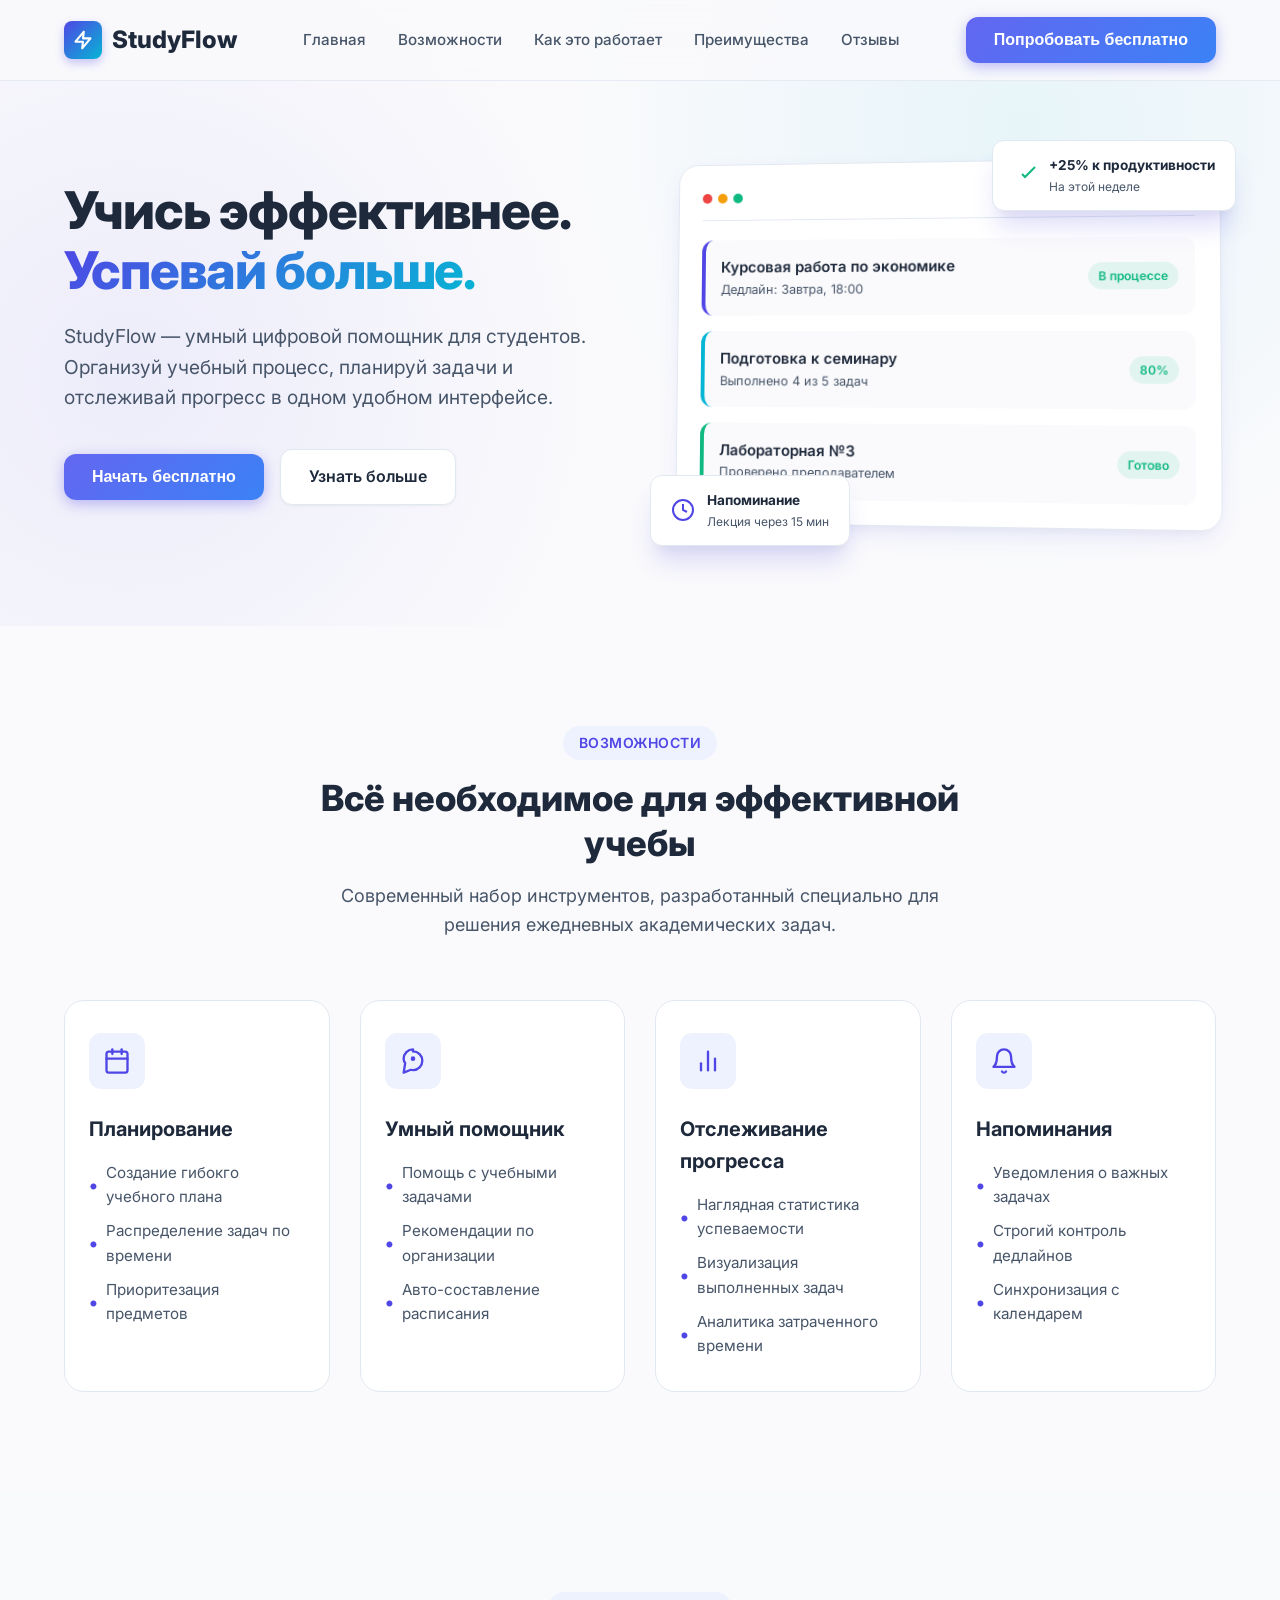
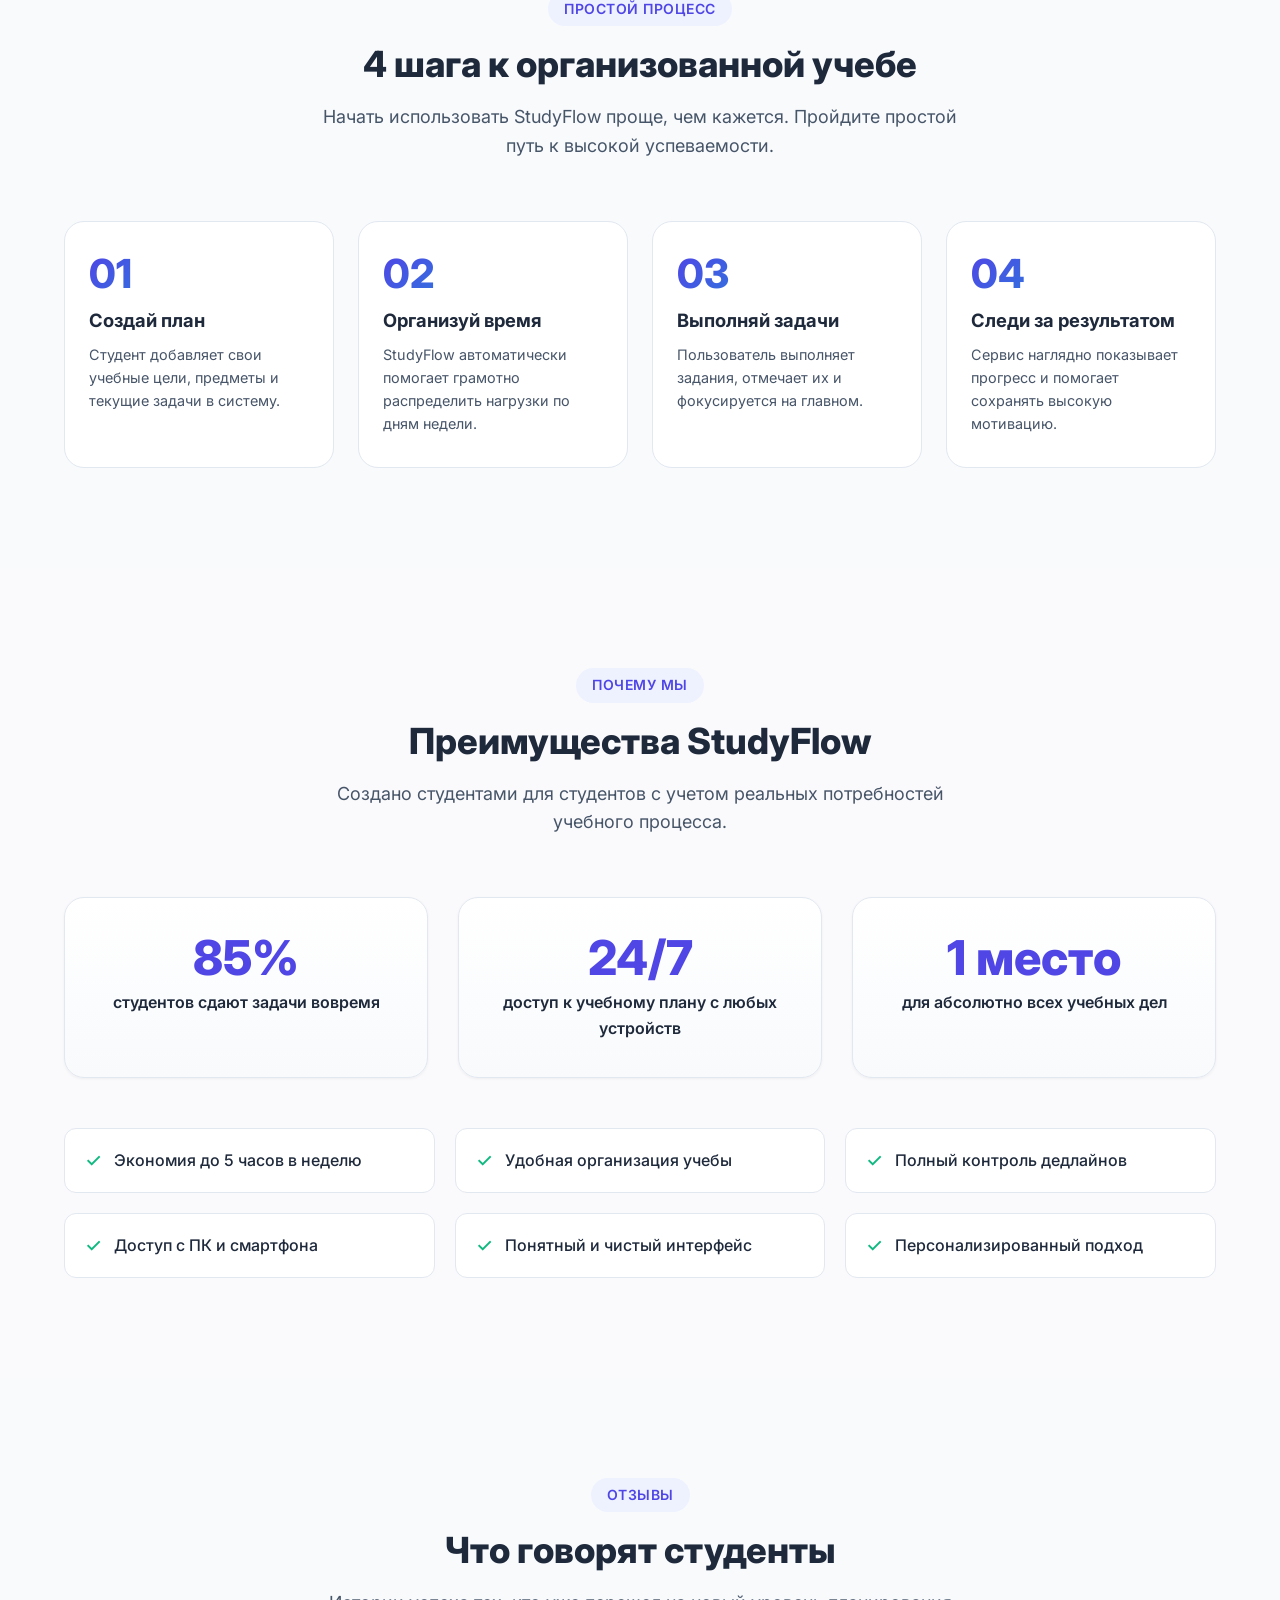
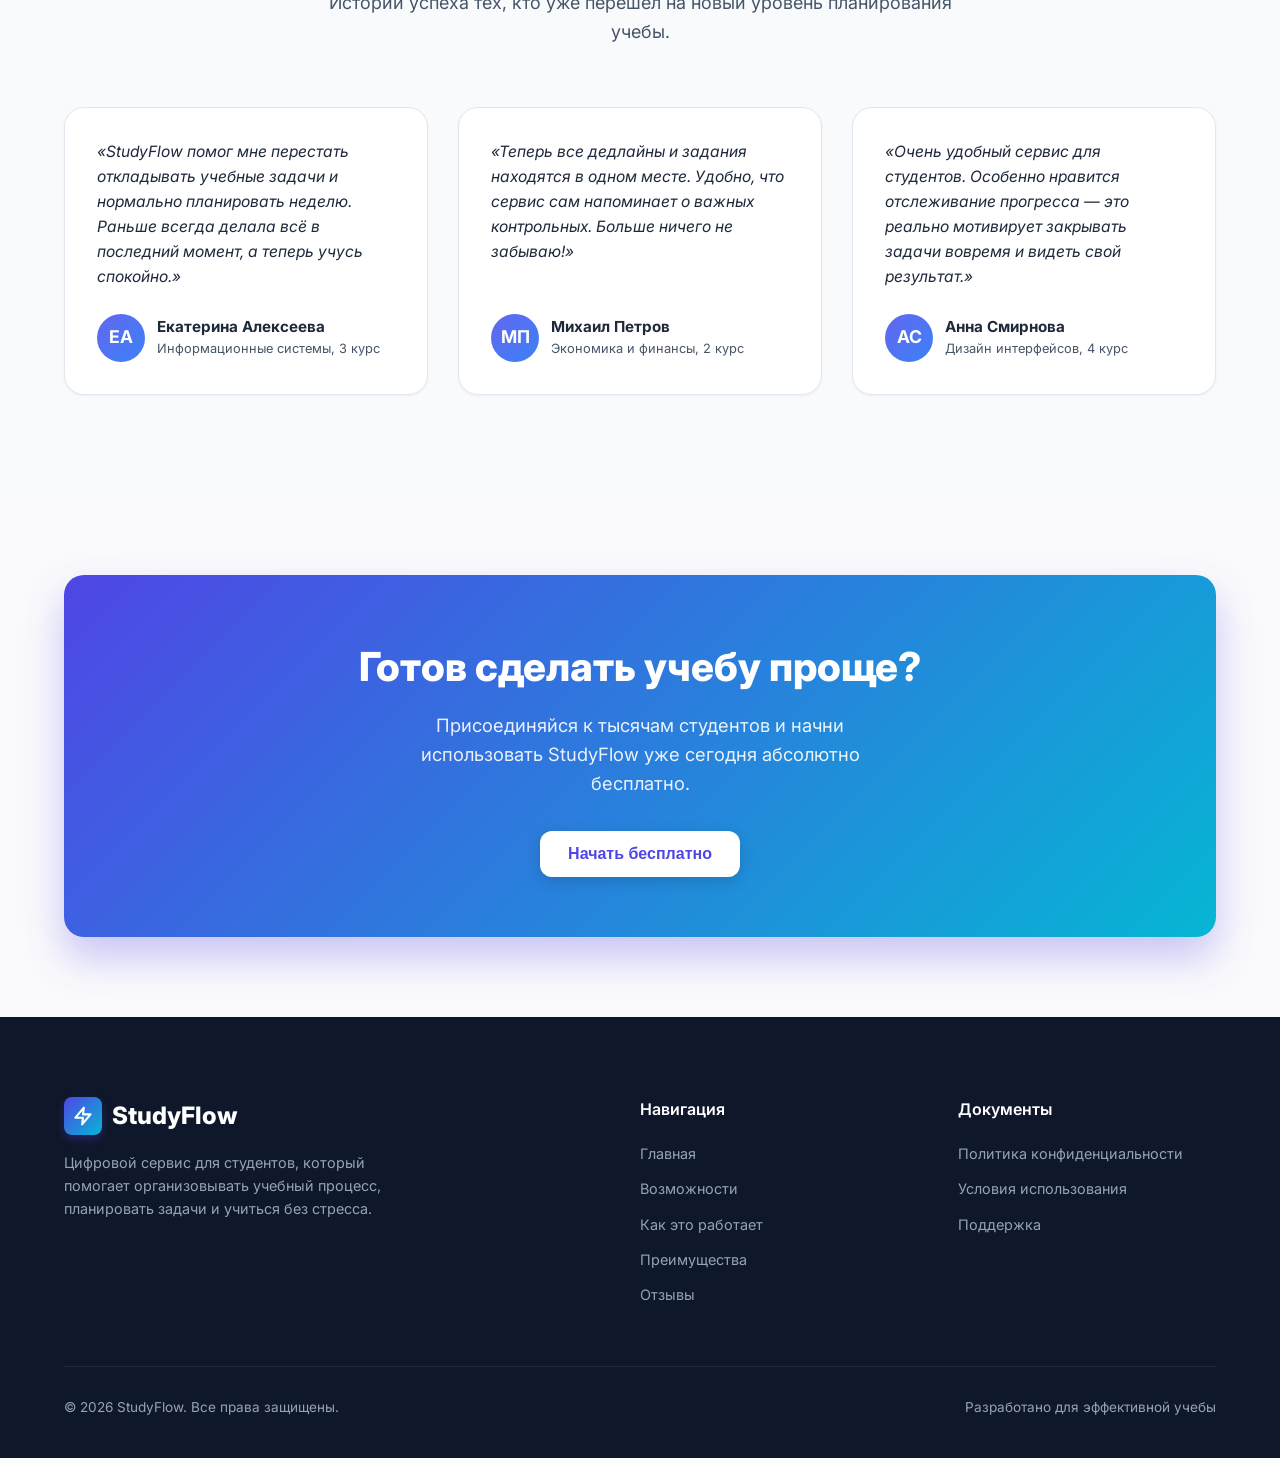
<file: .vscode/1/vindex.html>
<!DOCTYPE html>
<html lang="ru">
<head>
    <meta charset="UTF-8">
    <meta name="viewport" content="width=device-width, initial-scale=1.0">
    <meta name="description" content="StudyFlow — умный цифровой помощник для студентов. Планируй задачи, контролируй дедлайны и достигай целей.">
    <meta name="theme-color" content="#4F46E5">
    <title>StudyFlow — Учись эффективнее. Успевай больше.</title>
    <!-- Google Fonts для современной типографики -->
    <link rel="preconnect" href="https://fonts.googleapis.com">
    <link rel="preconnect" href="https://fonts.gstatic.com" crossorigin>
    <link href="https://fonts.googleapis.com/css2?family=Inter:wght@300;400;500;600;700;800&display=swap" rel="stylesheet">
    
    <style>
        /* ==========================================================================
           1. СБРОС СТИЛЕЙ И ПЕРЕМЕННЫЕ (CSS VARIABLES)
           ========================================================================== */
        :root {
            /* Цветовая палитра */
            --primary: #4F46E5;          /* Индиго / Фиолетово-синий */
            --primary-hover: #4338CA;    /* Тёмный индиго для ховера */
            --primary-light: #EEF2FF;    /* Светло-голубой/фиолетовый фон */
            --accent: #06B6D4;           /* Голубой / Циан */
            --accent-glow: rgba(6, 182, 212, 0.25);
            
            --bg-main: #FAFAFC;          /* Основной светлый фон */
            --bg-card: #FFFFFF;          /* Фон карточек */
            --bg-secondary: #F3F4F6;     /* Дополнительный серый фон */
            
            --text-main: #1E293B;        /* Тёмно-серый/синий текст */
            --text-muted: #475569;      /* Приглушенный серый текст */
            --text-white: #FFFFFF;
            
            --border-color: #E2E8F0;     /* Цвет границ */
            
            /* Градиенты */
            --grad-primary: linear-gradient(135deg, #6366F1 0%, #3B82F6 100%);
            --grad-accent: linear-gradient(135deg, #4F46E5 0%, #06B6D4 100%);
            --grad-surface: linear-gradient(180deg, #FFFFFF 0%, #F8FAFC 100%);
            
            /* Тени */
            --shadow-sm: 0 1px 3px rgba(0, 0, 0, 0.05);
            --shadow-md: 0 4px 6px -1px rgba(0, 0, 0, 0.07), 0 2px 4px -1px rgba(0, 0, 0, 0.04);
            --shadow-lg: 0 10px 25px -5px rgba(79, 70, 229, 0.12), 0 8px 10px -6px rgba(0, 0, 0, 0.04);
            --shadow-hover: 0 20px 25px -5px rgba(79, 70, 229, 0.18), 0 10px 10px -5px rgba(0, 0, 0, 0.04);
            
            /* Радиусы скругления */
            --radius-sm: 8px;
            --radius-md: 12px;
            --radius-lg: 20px;
            --radius-full: 9999px;
            
            /* Анимации */
            --transition-fast: 0.2s ease;
            --transition-normal: 0.3s ease;
        }

        /* Базовый сброс параметров */
        *, *::before, *::after {
            box-sizing: border-box;
            margin: 0;
            padding: 0;
        }

        html {
            scroll-behavior: smooth;
            scroll-padding-top: 90px; /* Отступ для якорной навигации: фиксированная шапка не перекрывает заголовки секций */
            font-size: 16px;
        }

        body {
            font-family: 'Inter', system-ui, -apple-system, sans-serif;
            background-color: var(--bg-main);
            color: var(--text-main);
            line-height: 1.6;
            overflow-x: hidden; /* Защита от горизонтального скролла */
            -webkit-font-smoothing: antialiased;
        }

        a {
            text-decoration: none;
            color: inherit;
            transition: color var(--transition-fast);
        }

        ul {
            list-style: none;
        }

        img {
            max-width: 100%;
            height: auto;
            display: block;
        }

        /* Вспомогательные классы контейнера */
        .container {
            width: 100%;
            max-width: 1200px;
            margin: 0 auto;
            padding: 0 24px;
        }

        .section {
            padding: 100px 0;
            position: relative;
        }

        .section-header {
            text-align: center;
            max-width: 650px;
            margin: 0 auto 60px auto;
        }

        .section-badge {
            display: inline-block;
            padding: 6px 16px;
            background-color: var(--primary-light);
            color: var(--primary);
            font-weight: 600;
            font-size: 0.875rem;
            border-radius: var(--radius-full);
            margin-bottom: 16px;
            text-transform: uppercase;
            letter-spacing: 0.5px;
        }

        .section-title {
            font-size: 2.25rem;
            font-weight: 800;
            color: var(--text-main);
            line-height: 1.25;
            margin-bottom: 16px;
        }

        .section-subtitle {
            font-size: 1.125rem;
            color: var(--text-muted);
        }

        /* Кнопки */
        .btn {
            display: inline-flex;
            align-items: center;
            justify-content: center;
            gap: 10px;
            padding: 14px 28px;
            font-size: 1rem;
            font-weight: 600;
            border-radius: var(--radius-md);
            cursor: pointer;
            transition: all var(--transition-normal);
            border: none;
            outline: none;
            text-align: center;
        }

        .btn-primary {
            background: var(--grad-primary);
            color: var(--text-white);
            box-shadow: 0 4px 14px rgba(79, 70, 229, 0.35);
        }

        .btn-primary:hover {
            transform: translateY(-2px);
            box-shadow: 0 6px 20px rgba(79, 70, 229, 0.45);
            opacity: 0.95;
        }

        .btn-secondary {
            background-color: var(--bg-card);
            color: var(--text-main);
            border: 1px solid var(--border-color);
            box-shadow: var(--shadow-sm);
        }

        .btn-secondary:hover {
            background-color: var(--primary-light);
            color: var(--primary);
            border-color: rgba(79, 70, 229, 0.3);
            transform: translateY(-2px);
        }

        /* ==========================================================================
           2. HEADER / НАВИГАЦИЯ
           ========================================================================== */
        .header {
            position: fixed;
            top: 0;
            left: 0;
            width: 100%;
            z-index: 1000;
            background-color: rgba(250, 250, 252, 0.85);
            backdrop-filter: blur(12px);
            -webkit-backdrop-filter: blur(12px);
            border-bottom: 1px solid rgba(226, 232, 240, 0.8);
            transition: all var(--transition-normal);
        }

        .header-container {
            display: flex;
            align-items: center;
            justify-content: space-between;
            height: 80px;
        }

        .logo {
            display: flex;
            align-items: center;
            gap: 10px;
            font-size: 1.5rem;
            font-weight: 800;
            color: var(--text-main);
        }

        .logo-icon {
            width: 38px;
            height: 38px;
            background: var(--grad-accent);
            border-radius: var(--radius-sm);
            display: flex;
            align-items: center;
            justify-content: center;
            color: white;
            box-shadow: 0 4px 10px rgba(79, 70, 229, 0.3);
        }

        .nav-menu {
            display: flex;
            align-items: center;
            gap: 32px;
        }

        .nav-link {
            font-weight: 500;
            font-size: 0.95rem;
            color: var(--text-muted);
            position: relative;
        }

        .nav-link:hover {
            color: var(--primary);
        }

        .nav-link::after {
            content: '';
            position: absolute;
            bottom: -4px;
            left: 0;
            width: 0;
            height: 2px;
            background-color: var(--primary);
            transition: width var(--transition-normal);
            border-radius: var(--radius-full);
        }

        .nav-link:hover::after {
            width: 100%;
        }

        .header-actions {
            display: flex;
            align-items: center;
            gap: 16px;
        }

        /* Бургер-меню для мобильных */
        .hamburger {
            display: none;
            flex-direction: column;
            justify-content: space-between;
            width: 28px;
            height: 20px;
            background: transparent;
            border: none;
            cursor: pointer;
            z-index: 1001;
        }

        .hamburger span {
            width: 100%;
            height: 2.5px;
            background-color: var(--text-main);
            border-radius: 2px;
            transition: all var(--transition-normal);
        }

        /* ==========================================================================
           3. HERO-БЛОК
           ========================================================================== */
        .hero {
            padding-top: 160px;
            padding-bottom: 100px;
            background: radial-gradient(circle at 80% 20%, rgba(6, 182, 212, 0.08) 0%, transparent 40%),
                        radial-gradient(circle at 10% 60%, rgba(79, 70, 229, 0.08) 0%, transparent 40%);
            overflow: hidden;
        }

        .hero-grid {
            display: grid;
            grid-template-columns: 1fr 1fr;
            gap: 60px;
            align-items: center;
        }

        .hero-content {
            max-width: 560px;
        }

        .hero-title {
            font-size: 3.25rem;
            font-weight: 800;
            line-height: 1.15;
            color: var(--text-main);
            margin-bottom: 20px;
            letter-spacing: -0.02em;
        }

        .hero-title .gradient-text {
            background: var(--grad-accent);
            -webkit-background-clip: text;
            -webkit-text-fill-color: transparent;
        }

        .hero-description {
            font-size: 1.2rem;
            color: var(--text-muted);
            margin-bottom: 36px;
            line-height: 1.6;
        }

        .hero-btns {
            display: flex;
            align-items: center;
            gap: 16px;
            flex-wrap: wrap;
        }

        /* Визуальная часть Hero (Карточка-макет сервиса) */
        .hero-visual {
            position: relative;
        }

        .dashboard-mockup {
            background: var(--bg-card);
            border-radius: var(--radius-lg);
            border: 1px solid var(--border-color);
            box-shadow: var(--shadow-lg);
            padding: 24px;
            position: relative;
            z-index: 2;
            transform: perspective(1000px) rotateY(-5deg) rotateX(2deg);
            transition: transform var(--transition-normal);
        }

        .dashboard-mockup:hover {
            transform: perspective(1000px) rotateY(0deg) rotateX(0deg);
        }

        .mockup-header {
            display: flex;
            align-items: center;
            justify-content: space-between;
            margin-bottom: 20px;
            padding-bottom: 12px;
            border-bottom: 1px solid var(--border-color);
        }

        .mockup-dots {
            display: flex;
            gap: 6px;
        }

        .dot {
            width: 10px;
            height: 10px;
            border-radius: 50%;
        }
        .dot-red { background-color: #EF4444; }
        .dot-yellow { background-color: #F59E0B; }
        .dot-green { background-color: #10B981; }

        .mockup-body {
            display: grid;
            gap: 16px;
        }

        .mockup-card {
            background: var(--bg-main);
            padding: 16px;
            border-radius: var(--radius-md);
            display: flex;
            align-items: center;
            justify-content: space-between;
            border-left: 4px solid var(--primary);
        }

        .mockup-info h4 {
            font-size: 0.95rem;
            font-weight: 600;
        }

        .mockup-info p {
            font-size: 0.8rem;
            color: var(--text-muted);
        }

        .mockup-status {
            font-size: 0.75rem;
            padding: 4px 10px;
            background-color: rgba(16, 185, 129, 0.1);
            color: #10B981;
            border-radius: var(--radius-full);
            font-weight: 600;
        }

        /* Декоративные плавающие карточки */
        .float-card {
            position: absolute;
            background: var(--bg-card);
            padding: 14px 20px;
            border-radius: var(--radius-md);
            box-shadow: var(--shadow-hover);
            border: 1px solid var(--border-color);
            display: flex;
            align-items: center;
            gap: 12px;
            z-index: 3;
            animation: float 4s ease-in-out infinite;
        }

        .float-card-1 {
            top: -20px;
            right: -20px;
            animation-delay: 0s;
        }

        .float-card-2 {
            bottom: -20px;
            left: -20px;
            animation-delay: 2s;
        }

        @keyframes float {
            0%, 100% { transform: translateY(0px); }
            50% { transform: translateY(-10px); }
        }

        /* ==========================================================================
           4. БЛОК «ВОЗМОЖНОСТИ»
           ========================================================================== */
        .features-grid {
            display: grid;
            grid-template-columns: repeat(auto-fit, minmax(260px, 1fr));
            gap: 30px;
        }

        .feature-card {
            background: var(--bg-card);
            border: 1px solid var(--border-color);
            border-radius: var(--radius-lg);
            padding: 32px 24px;
            transition: all var(--transition-normal);
            position: relative;
            overflow: hidden;
        }

        .feature-card:hover {
            transform: translateY(-8px);
            box-shadow: var(--shadow-lg);
            border-color: rgba(79, 70, 229, 0.3);
        }

        .feature-icon {
            width: 56px;
            height: 56px;
            border-radius: var(--radius-md);
            background: var(--primary-light);
            color: var(--primary);
            display: flex;
            align-items: center;
            justify-content: center;
            margin-bottom: 24px;
            transition: all var(--transition-normal);
        }

        .feature-card:hover .feature-icon {
            background: var(--grad-primary);
            color: var(--text-white);
            transform: scale(1.05);
        }

        .feature-title {
            font-size: 1.25rem;
            font-weight: 700;
            margin-bottom: 16px;
        }

        .feature-list {
            display: flex;
            flex-direction: column;
            gap: 10px;
        }

        .feature-list li {
            font-size: 0.95rem;
            color: var(--text-muted);
            display: flex;
            align-items: center;
            gap: 8px;
        }

        .feature-list li::before {
            content: "•";
            color: var(--primary);
            font-weight: bold;
            font-size: 1.2rem;
        }

        /* ==========================================================================
           5. БЛОК «КАК ЭТО РАБОТАЕТ»
           ========================================================================== */
        .how-it-works {
            background-color: #F8FAFC;
        }

        .steps-grid {
            display: grid;
            grid-template-columns: repeat(4, 1fr);
            gap: 24px;
            position: relative;
        }

        .step-card {
            background: var(--bg-card);
            padding: 32px 24px;
            border-radius: var(--radius-lg);
            border: 1px solid var(--border-color);
            position: relative;
            z-index: 1;
            transition: transform var(--transition-normal);
        }

        .step-card:hover {
            transform: translateY(-5px);
        }

        .step-number {
            font-size: 2.5rem;
            font-weight: 800;
            background: var(--grad-accent);
            -webkit-background-clip: text;
            -webkit-text-fill-color: transparent;
            margin-bottom: 12px;
            line-height: 1;
        }

        .step-title {
            font-size: 1.15rem;
            font-weight: 700;
            margin-bottom: 8px;
        }

        .step-desc {
            font-size: 0.9rem;
            color: var(--text-muted);
        }

        /* Линия-соединитель для больших экранов */
        .steps-connector {
            position: absolute;
            top: 50%;
            left: 10%;
            width: 80%;
            height: 2px;
            background: dashed #CBD5E1;
            z-index: 0;
            transform: translateY(-50%);
        }

        /* ==========================================================================
           6. БЛОК «ПРЕИМУЩЕСТВА»
           ========================================================================== */
        .advantages-grid {
            display: grid;
            grid-template-columns: repeat(3, 1fr);
            gap: 30px;
            margin-bottom: 50px;
        }

        .stat-card {
            background: var(--grad-surface);
            border: 1px solid var(--border-color);
            border-radius: var(--radius-lg);
            padding: 36px 24px;
            text-align: center;
            box-shadow: var(--shadow-sm);
            transition: all var(--transition-normal);
        }

        .stat-card:hover {
            box-shadow: var(--shadow-md);
            border-color: var(--primary);
        }

        .stat-number {
            font-size: 3rem;
            font-weight: 800;
            color: var(--primary);
            margin-bottom: 8px;
            line-height: 1;
        }

        .stat-label {
            font-size: 1rem;
            font-weight: 600;
            color: var(--text-main);
        }

        .advantages-list-grid {
            display: grid;
            grid-template-columns: repeat(3, 1fr);
            gap: 20px;
        }

        .adv-item {
            display: flex;
            align-items: center;
            gap: 12px;
            background: var(--bg-card);
            padding: 16px 20px;
            border-radius: var(--radius-md);
            border: 1px solid var(--border-color);
            font-weight: 500;
        }

        .adv-icon {
            color: #10B981;
            font-size: 1.2rem;
        }

        /* ==========================================================================
           7. БЛОК С ОТЗЫВАМИ
           ========================================================================== */
        .reviews {
            background-color: #F8FAFC;
        }

        .reviews-grid {
            display: grid;
            grid-template-columns: repeat(3, 1fr);
            gap: 30px;
        }

        .review-card {
            background: var(--bg-card);
            border: 1px solid var(--border-color);
            border-radius: var(--radius-lg);
            padding: 32px;
            display: flex;
            flex-direction: column;
            justify-content: space-between;
            box-shadow: var(--shadow-sm);
            transition: all var(--transition-normal);
        }

        .review-card:hover {
            transform: translateY(-5px);
            box-shadow: var(--shadow-lg);
        }

        .review-text {
            font-size: 0.975rem;
            color: var(--text-main);
            line-height: 1.6;
            margin-bottom: 24px;
            font-style: italic;
        }

        .review-author {
            display: flex;
            align-items: center;
            gap: 12px;
        }

        .author-avatar {
            width: 48px;
            height: 48px;
            border-radius: 50%;
            background: var(--grad-primary);
            color: white;
            display: flex;
            align-items: center;
            justify-content: center;
            font-weight: 700;
            font-size: 1.1rem;
        }

        .author-info h4 {
            font-size: 0.95rem;
            font-weight: 700;
        }

        .author-info p {
            font-size: 0.8rem;
            color: var(--text-muted);
        }

        /* ==========================================================================
           8. CTA-БЛОК
           ========================================================================== */
        .cta-section {
            padding: 80px 0;
        }

        .cta-box {
            background: var(--grad-accent);
            border-radius: var(--radius-lg);
            padding: 60px 40px;
            text-align: center;
            color: var(--text-white);
            box-shadow: 0 20px 40px rgba(79, 70, 229, 0.3);
            position: relative;
            overflow: hidden;
        }

        .cta-title {
            font-size: 2.5rem;
            font-weight: 800;
            margin-bottom: 12px;
        }

        .cta-subtitle {
            font-size: 1.15rem;
            opacity: 0.9;
            margin-bottom: 32px;
            max-width: 500px;
            margin-left: auto;
            margin-right: auto;
        }

        .cta-box .btn-primary {
            background: var(--bg-card);
            color: var(--primary);
            box-shadow: 0 4px 15px rgba(0, 0, 0, 0.15);
        }

        .cta-box .btn-primary:hover {
            background: #F8FAFC;
            color: var(--primary-hover);
        }

        /* ==========================================================================
           9. FOOTER
           ========================================================================== */
        .footer {
            background-color: #0F172A;
            color: #94A3B8;
            padding: 80px 0 40px 0;
        }

        .footer-grid {
            display: grid;
            grid-template-columns: 2fr 1fr 1fr;
            gap: 60px;
            margin-bottom: 60px;
        }

        .footer-brand .logo {
            color: var(--text-white);
            margin-bottom: 16px;
        }

        .footer-desc {
            font-size: 0.9rem;
            line-height: 1.6;
            max-width: 320px;
        }

        .footer-title {
            color: var(--text-white);
            font-size: 1rem;
            font-weight: 600;
            margin-bottom: 20px;
        }

        .footer-links {
            display: flex;
            flex-direction: column;
            gap: 12px;
        }

        .footer-links a {
            font-size: 0.9rem;
        }

        .footer-links a:hover {
            color: var(--text-white);
        }

        .footer-bottom {
            padding-top: 30px;
            border-top: 1px solid #1E293B;
            display: flex;
            align-items: center;
            justify-content: space-between;
            font-size: 0.85rem;
        }

        /* ==========================================================================
           10. УВЕДОМЛЕНИЕ (TOAST / MODAL)
           ========================================================================== */
        .toast {
            position: fixed;
            bottom: 30px;
            right: 30px;
            background: var(--text-main);
            color: var(--text-white);
            padding: 16px 24px;
            border-radius: var(--radius-md);
            box-shadow: var(--shadow-hover);
            display: flex;
            align-items: center;
            gap: 12px;
            z-index: 2000;
            transform: translateY(100px);
            opacity: 0;
            visibility: hidden;
            transition: all var(--transition-normal);
        }

        .toast.show {
            transform: translateY(0);
            opacity: 1;
            visibility: visible;
        }

        .toast-icon {
            color: #10B981;
            font-size: 1.2rem;
        }

        /* ==========================================================================
           11. АДАПТИВНОСТЬ (MEDIA QUERIES)
           ========================================================================== */
        @media (max-width: 1024px) {
            .hero-title {
                font-size: 2.5rem;
            }
            .steps-grid {
                grid-template-columns: repeat(2, 1fr);
            }
            .steps-connector {
                display: none;
            }
            .advantages-grid {
                grid-template-columns: repeat(3, 1fr);
            }
            .advantages-list-grid {
                grid-template-columns: repeat(2, 1fr);
            }
        }

        @media (max-width: 768px) {
            .section {
                padding: 60px 0;
            }
            
            /* Мобильная навигация */
            .hamburger {
                display: flex;
            }

            .nav-menu {
                position: fixed;
                top: 80px;
                left: 0;
                width: 100%;
                background-color: var(--bg-card);
                flex-direction: column;
                padding: 30px;
                gap: 20px;
                box-shadow: var(--shadow-lg);
                border-bottom: 1px solid var(--border-color);
                transform: translateY(-150%);
                transition: transform var(--transition-normal);
            }

            .nav-menu.active {
                transform: translateY(0);
            }

            .header-actions .btn {
                display: none; /* Скрываем кнопку в хедере на мобильных для чистоты */
            }

            /* Hero блок */
            .hero-grid {
                grid-template-columns: 1fr;
                gap: 40px;
                text-align: center;
            }

            .hero-content {
                margin: 0 auto;
            }

            .hero-btns {
                justify-content: center;
            }

            .dashboard-mockup {
                transform: none;
            }

            /* Карточки и сетки */
            .steps-grid {
                grid-template-columns: 1fr;
            }

            .advantages-grid {
                grid-template-columns: 1fr;
            }

            .advantages-list-grid {
                grid-template-columns: 1fr;
            }

            .reviews-grid {
                grid-template-columns: 1fr;
            }

            .footer-grid {
                grid-template-columns: 1fr;
                gap: 40px;
            }

            .footer-bottom {
                flex-direction: column;
                gap: 16px;
                text-align: center;
            }
        }

        @media (max-width: 480px) {
            .hero-title {
                font-size: 2rem;
            }
            
            .cta-box {
                padding: 40px 20px;
            }

            .cta-title {
                font-size: 1.75rem;
            }

            .float-card {
                display: none; /* Скрываем плавающие карточки на совсем маленьких экранах */
            }
        }
    </style>
</head>
<body>

    <!-- ==========================================================================
       1. HEADER / НАВИГАЦИЯ
       ========================================================================== -->
    <header class="header">
        <div class="container header-container">
            <!-- Логотип -->
            <a href="#" class="logo">
                <div class="logo-icon">
                    <!-- SVG иконка молнии/потока -->
                    <svg width="20" height="20" viewBox="0 0 24 24" fill="none" stroke="currentColor" stroke-width="2.5" stroke-linecap="round" stroke-linejoin="round"><polygon points="13 2 3 14 12 14 11 22 21 10 12 10 13 2"></polygon></svg>
                </div>
                <span>StudyFlow</span>
            </a>

            <!-- Навигационное меню -->
            <nav>
                <ul class="nav-menu" id="navMenu">
                    <li><a href="#hero" class="nav-link">Главная</a></li>
                    <li><a href="#features" class="nav-link">Возможности</a></li>
                    <li><a href="#how-it-works" class="nav-link">Как это работает</a></li>
                    <li><a href="#advantages" class="nav-link">Преимущества</a></li>
                    <li><a href="#reviews" class="nav-link">Отзывы</a></li>
                </ul>
            </nav>

            <!-- Кнопки действия -->
            <div class="header-actions">
                <button class="btn btn-primary js-start-btn">Попробовать бесплатно</button>
                <button class="hamburger" id="hamburgerBtn" aria-label="Открыть меню">
                    <span></span>
                    <span></span>
                    <span></span>
                </button>
            </div>
        </div>
    </header>

    <main>
        <!-- ==========================================================================
           2. HERO-БЛОК
           ========================================================================== -->
        <section class="hero" id="hero">
            <div class="container hero-grid">
                <div class="hero-content">
                    <h1 class="hero-title">Учись эффективнее. <br><span class="gradient-text">Успевай больше.</span></h1>
                    <p class="hero-description">
                        StudyFlow — умный цифровой помощник для студентов. Организуй учебный процесс, планируй задачи и отслеживай прогресс в одном удобном интерфейсе.
                    </p>
                    <div class="hero-btns">
                        <button class="btn btn-primary js-start-btn">Начать бесплатно</button>
                        <a href="#how-it-works" class="btn btn-secondary">Узнать больше</a>
                    </div>
                </div>

                <!-- Интерактивный макет интерфейса -->
                <div class="hero-visual">
                    <div class="dashboard-mockup">
                        <div class="mockup-header">
                            <div class="mockup-dots">
                                <span class="dot dot-red"></span>
                                <span class="dot dot-yellow"></span>
                                <span class="dot dot-green"></span>
                            </div>
                            <span style="font-size: 0.8rem; color: var(--text-muted); font-weight: 500;">Дашборд студента</span>
                        </div>
                        <div class="mockup-body">
                            <div class="mockup-card">
                                <div class="mockup-info">
                                    <h4>Курсовая работа по экономике</h4>
                                    <p>Дедлайн: Завтра, 18:00</p>
                                </div>
                                <span class="mockup-status">В процессе</span>
                            </div>
                            <div class="mockup-card" style="border-left-color: var(--accent);">
                                <div class="mockup-info">
                                    <h4>Подготовка к семинару</h4>
                                    <p>Выполнено 4 из 5 задач</p>
                                </div>
                                <span class="mockup-status">80%</span>
                            </div>
                            <div class="mockup-card" style="border-left-color: #10B981;">
                                <div class="mockup-info">
                                    <h4>Лабораторная №3</h4>
                                    <p>Проверено преподавателем</p>
                                </div>
                                <span class="mockup-status" style="background: rgba(16,185,129,0.1); color:#10B981;">Готово</span>
                            </div>
                        </div>
                    </div>

                    <!-- Декоративные всплывающие карточки -->
                    <div class="float-card float-card-1">
                        <svg width="24" height="24" viewBox="0 0 24 24" fill="none" stroke="#10B981" stroke-width="2"><path d="22 11.08V12a10 10 0 1 1-5.93-9.14"></path><polyline points="22 4 12 14.01 9 11.01"></polyline></svg>
                        <div>
                            <div style="font-size: 0.85rem; font-weight: 700;">+25% к продуктивности</div>
                            <div style="font-size: 0.75rem; color: var(--text-muted);">На этой неделе</div>
                        </div>
                    </div>

                    <div class="float-card float-card-2">
                        <svg width="24" height="24" viewBox="0 0 24 24" fill="none" stroke="#4F46E5" stroke-width="2"><circle cx="12" cy="12" r="10"></circle><polyline points="12 6 12 12 16 14"></polyline></svg>
                        <div>
                            <div style="font-size: 0.85rem; font-weight: 700;">Напоминание</div>
                            <div style="font-size: 0.75rem; color: var(--text-muted);">Лекция через 15 мин</div>
                        </div>
                    </div>
                </div>
            </div>
        </section>

        <!-- ==========================================================================
           3. БЛОК «ВОЗМОЖНОСТИ»
           ========================================================================== -->
        <section class="section" id="features">
            <div class="container">
                <div class="section-header">
                    <span class="section-badge">Возможности</span>
                    <h2 class="section-title">Всё необходимое для эффективной учебы</h2>
                    <p class="section-subtitle">Современный набор инструментов, разработанный специально для решения ежедневных академических задач.</p>
                </div>

                <div class="features-grid">
                    <!-- Карточка 1 -->
                    <article class="feature-card">
                        <div class="feature-icon">
                            <svg width="28" height="28" viewBox="0 0 24 24" fill="none" stroke="currentColor" stroke-width="2" stroke-linecap="round" stroke-linejoin="round"><rect x="3" y="4" width="18" height="18" rx="2" ry="2"></rect><line x1="16" y1="2" x2="16" y2="6"></line><line x1="8" y1="2" x2="8" y2="6"></line><line x1="3" y1="10" x2="21" y2="10"></line></svg>
                        </div>
                        <h3 class="feature-title">Планирование</h3>
                        <ul class="feature-list">
                            <li>Создание гибокго учебного плана</li>
                            <li>Распределение задач по времени</li>
                            <li>Приоритезация предметов</li>
                        </ul>
                    </article>

                    <!-- Карточка 2 -->
                    <article class="feature-card">
                        <div class="feature-icon">
                            <svg width="28" height="28" viewBox="0 0 24 24" fill="none" stroke="currentColor" stroke-width="2" stroke-linecap="round" stroke-linejoin="round"><path d="M12 2a8 8 0 0 0-8 8c0 1.5.5 2.8 1.3 3.8L4 22l6.2-2.5c.6.2 1.2.3 1.8.3a8 8 0 0 0 8-8 8 8 0 0 0-8-8z"></path><circle cx="12" cy="10" r="1"></circle></svg>
                        </div>
                        <h3 class="feature-title">Умный помощник</h3>
                        <ul class="feature-list">
                            <li>Помощь с учебными задачами</li>
                            <li>Рекомендации по организации</li>
                            <li>Авто-составление расписания</li>
                        </ul>
                    </article>

                    <!-- Карточка 3 -->
                    <article class="feature-card">
                        <div class="feature-icon">
                            <svg width="28" height="28" viewBox="0 0 24 24" fill="none" stroke="currentColor" stroke-width="2" stroke-linecap="round" stroke-linejoin="round"><line x1="18" y1="20" x2="18" y2="10"></line><line x1="12" y1="20" x2="12" y2="4"></line><line x1="6" y1="20" x2="6" y2="14"></line></svg>
                        </div>
                        <h3 class="feature-title">Отслеживание прогресса</h3>
                        <ul class="feature-list">
                            <li>Наглядная статистика успеваемости</li>
                            <li>Визуализация выполненных задач</li>
                            <li>Аналитика затраченного времени</li>
                        </ul>
                    </article>

                    <!-- Карточка 4 -->
                    <article class="feature-card">
                        <div class="feature-icon">
                            <svg width="28" height="28" viewBox="0 0 24 24" fill="none" stroke="currentColor" stroke-width="2" stroke-linecap="round" stroke-linejoin="round"><path d="M18 8A6 6 0 0 0 6 8c0 7-3 9-3 9h18s-3-2-3-9"></path><path d="M13.73 21a2 2 0 0 1-3.46 0"></path></svg>
                        </div>
                        <h3 class="feature-title">Напоминания</h3>
                        <ul class="feature-list">
                            <li>Уведомления о важных задачах</li>
                            <li>Строгий контроль дедлайнов</li>
                            <li>Синхронизация с календарем</li>
                        </ul>
                    </article>
                </div>
            </div>
        </section>

        <!-- ==========================================================================
           4. БЛОК «КАК ЭТО РАБОТАЕТ»
           ========================================================================== -->
        <section class="section how-it-works" id="how-it-works">
            <div class="container">
                <div class="section-header">
                    <span class="section-badge">Простой процесс</span>
                    <h2 class="section-title">4 шага к организованной учебе</h2>
                    <p class="section-subtitle">Начать использовать StudyFlow проще, чем кажется. Пройдите простой путь к высокой успеваемости.</p>
                </div>

                <div class="steps-grid">
                    <div class="steps-connector"></div>

                    <!-- Шаг 1 -->
                    <div class="step-card">
                        <div class="step-number">01</div>
                        <h3 class="step-title">Создай план</h3>
                        <p class="step-desc">Студент добавляет свои учебные цели, предметы и текущие задачи в систему.</p>
                    </div>

                    <!-- Шаг 2 -->
                    <div class="step-card">
                        <div class="step-number">02</div>
                        <h3 class="step-title">Организуй время</h3>
                        <p class="step-desc">StudyFlow автоматически помогает грамотно распределить нагрузки по дням недели.</p>
                    </div>

                    <!-- Шаг 3 -->
                    <div class="step-card">
                        <div class="step-number">03</div>
                        <h3 class="step-title">Выполняй задачи</h3>
                        <p class="step-desc">Пользователь выполняет задания, отмечает их и фокусируется на главном.</p>
                    </div>

                    <!-- Шаг 4 -->
                    <div class="step-card">
                        <div class="step-number">04</div>
                        <h3 class="step-title">Следи за результатом</h3>
                        <p class="step-desc">Сервис наглядно показывает прогресс и помогает сохранять высокую мотивацию.</p>
                    </div>
                </div>
            </div>
        </section>

        <!-- ==========================================================================
           5. БЛОК «ПРЕИМУЩЕСТВА»
           ========================================================================== -->
        <section class="section" id="advantages">
            <div class="container">
                <div class="section-header">
                    <span class="section-badge">Почему мы</span>
                    <h2 class="section-title">Преимущества StudyFlow</h2>
                    <p class="section-subtitle">Создано студентами для студентов с учетом реальных потребностей учебного процесса.</p>
                </div>

                <!-- Блок со статистикой -->
                <div class="advantages-grid">
                    <div class="stat-card">
                        <div class="stat-number">85%</div>
                        <div class="stat-label">студентов сдают задачи вовремя</div>
                    </div>
                    <div class="stat-card">
                        <div class="stat-number">24/7</div>
                        <div class="stat-label">доступ к учебному плану с любых устройств</div>
                    </div>
                    <div class="stat-card">
                        <div class="stat-number">1 место</div>
                        <div class="stat-label">для абсолютно всех учебных дел</div>
                    </div>
                </div>

                <!-- Дополнительный список преимуществ -->
                <div class="advantages-list-grid">
                    <div class="adv-item">
                        <span class="adv-icon">✓</span>
                        <span>Экономия до 5 часов в неделю</span>
                    </div>
                    <div class="adv-item">
                        <span class="adv-icon">✓</span>
                        <span>Удобная организация учебы</span>
                    </div>
                    <div class="adv-item">
                        <span class="adv-icon">✓</span>
                        <span>Полный контроль дедлайнов</span>
                    </div>
                    <div class="adv-item">
                        <span class="adv-icon">✓</span>
                        <span>Доступ с ПК и смартфона</span>
                    </div>
                    <div class="adv-item">
                        <span class="adv-icon">✓</span>
                        <span>Понятный и чистый интерфейс</span>
                    </div>
                    <div class="adv-item">
                        <span class="adv-icon">✓</span>
                        <span>Персонализированный подход</span>
                    </div>
                </div>
            </div>
        </section>

        <!-- ==========================================================================
           6. БЛОК С ОТЗЫВАМИ
           ========================================================================== -->
        <section class="section reviews" id="reviews">
            <div class="container">
                <div class="section-header">
                    <span class="section-badge">Отзывы</span>
                    <h2 class="section-title">Что говорят студенты</h2>
                    <p class="section-subtitle">Истории успеха тех, кто уже перешел на новый уровень планирования учебы.</p>
                </div>

                <div class="reviews-grid">
                    <!-- Отзыв 1 -->
                    <article class="review-card">
                        <p class="review-text">«StudyFlow помог мне перестать откладывать учебные задачи и нормально планировать неделю. Раньше всегда делала всё в последний момент, а теперь учусь спокойно.»</p>
                        <div class="review-author">
                            <div class="author-avatar">ЕА</div>
                            <div class="author-info">
                                <h4>Екатерина Алексеева</h4>
                                <p>Информационные системы, 3 курс</p>
                            </div>
                        </div>
                    </article>

                    <!-- Отзыв 2 -->
                    <article class="review-card">
                        <p class="review-text">«Теперь все дедлайны и задания находятся в одном месте. Удобно, что сервис сам напоминает о важных контрольных. Больше ничего не забываю!»</p>
                        <div class="review-author">
                            <div class="author-avatar">МП</div>
                            <div class="author-info">
                                <h4>Михаил Петров</h4>
                                <p>Экономика и финансы, 2 курс</p>
                            </div>
                        </div>
                    </article>

                    <!-- Отзыв 3 -->
                    <article class="review-card">
                        <p class="review-text">«Очень удобный сервис для студентов. Особенно нравится отслеживание прогресса — это реально мотивирует закрывать задачи вовремя и видеть свой результат.»</p>
                        <div class="review-author">
                            <div class="author-avatar">АС</div>
                            <div class="author-info">
                                <h4>Анна Смирнова</h4>
                                <p>Дизайн интерфейсов, 4 курс</p>
                            </div>
                        </div>
                    </article>
                </div>
            </div>
        </section>

        <!-- ==========================================================================
           7. CTA-БЛОК (ПРИЗЫВ К ДЕЙСТВИЮ)
           ========================================================================== -->
        <section class="cta-section">
            <div class="container">
                <div class="cta-box">
                    <h2 class="cta-title">Готов сделать учебу проще?</h2>
                    <p class="cta-subtitle">Присоединяйся к тысячам студентов и начни использовать StudyFlow уже сегодня абсолютно бесплатно.</p>
                    <button class="btn btn-primary js-start-btn">Начать бесплатно</button>
                </div>
            </div>
        </section>
    </main>

    <!-- ==========================================================================
       8. FOOTER
       ========================================================================== -->
    <footer class="footer">
        <div class="container">
            <div class="footer-grid">
                <!-- Брендинг -->
                <div class="footer-brand">
                    <a href="#" class="logo">
                        <div class="logo-icon">
                            <svg width="20" height="20" viewBox="0 0 24 24" fill="none" stroke="currentColor" stroke-width="2.5" stroke-linecap="round" stroke-linejoin="round"><polygon points="13 2 3 14 12 14 11 22 21 10 12 10 13 2"></polygon></svg>
                        </div>
                        <span>StudyFlow</span>
                    </a>
                    <p class="footer-desc">Цифровой сервис для студентов, который помогает организовывать учебный процесс, планировать задачи и учиться без стресса.</p>
                </div>

                <!-- Ссылки 1 -->
                <div>
                    <h4 class="footer-title">Навигация</h4>
                    <div class="footer-links">
                        <a href="#hero">Главная</a>
                        <a href="#features">Возможности</a>
                        <a href="#how-it-works">Как это работает</a>
                        <a href="#advantages">Преимущества</a>
                        <a href="#reviews">Отзывы</a>
                    </div>
                </div>

                <!-- Ссылки 2 -->
                <div>
                    <h4 class="footer-title">Документы</h4>
                    <div class="footer-links">
                        <a href="#">Политика конфиденциальности</a>
                        <a href="#">Условия использования</a>
                        <a href="#">Поддержка</a>
                    </div>
                </div>
            </div>

            <!-- Нижняя панель подвала -->
            <div class="footer-bottom">
                <p>&copy; 2026 StudyFlow. Все права защищены.</p>
                <p>Разработано для эффективной учебы</p>
            </div>
        </div>
    </footer>

    <!-- Уведомление (Toast) -->
    <div class="toast" id="toast">
        <span class="toast-icon">✓</span>
        <span id="toastMessage">Отлично! Регистрация в StudyFlow скоро будет доступна.</span>
    </div>

    <!-- ==========================================================================
       9. JAVASCRIPT ИНТЕРАКТИВНОСТЬ
       ========================================================================== -->
    <script>
        document.addEventListener('DOMContentLoaded', () => {
            // 1. Переключение мобильного меню
            const hamburgerBtn = document.getElementById('hamburgerBtn');
            const navMenu = document.getElementById('navMenu');
            const navLinks = document.querySelectorAll('.nav-link');

            hamburgerBtn.addEventListener('click', () => {
                navMenu.classList.toggle('active');
            });

            // Закрытие мобильного меню при клике на ссылку
            navLinks.forEach(link => {
                link.addEventListener('click', () => {
                    navMenu.classList.remove('active');
                });
            });

            // 2. Интерактивная обработка кнопок "Начать бесплатно" / "Попробовать бесплатно"
            const startButtons = document.querySelectorAll('.js-start-btn');
            const toast = document.getElementById('toast');
            let toastTimeout;

            startButtons.forEach(button => {
                button.addEventListener('click', (e) => {
                    e.preventDefault();
                    
                    // Показываем уведомление (Toast)
                    toast.classList.add('show');

                    // Автоматическое скрытие через 4 секунды
                    clearTimeout(toastTimeout);
                    toastTimeout = setTimeout(() => {
                        toast.classList.remove('show');
                    }, 4000);
                });
            });

            // 3. Добавление эффекта тени для хедера при скролле
            const header = document.querySelector('.header');
            window.addEventListener('scroll', () => {
                if (window.scrollY > 20) {
                    header.style.boxShadow = '0 4px 20px rgba(0, 0, 0, 0.05)';
                } else {
                    header.style.boxShadow = 'none';
                }
            });
        });
    </script>
</body>
</html>
</file>
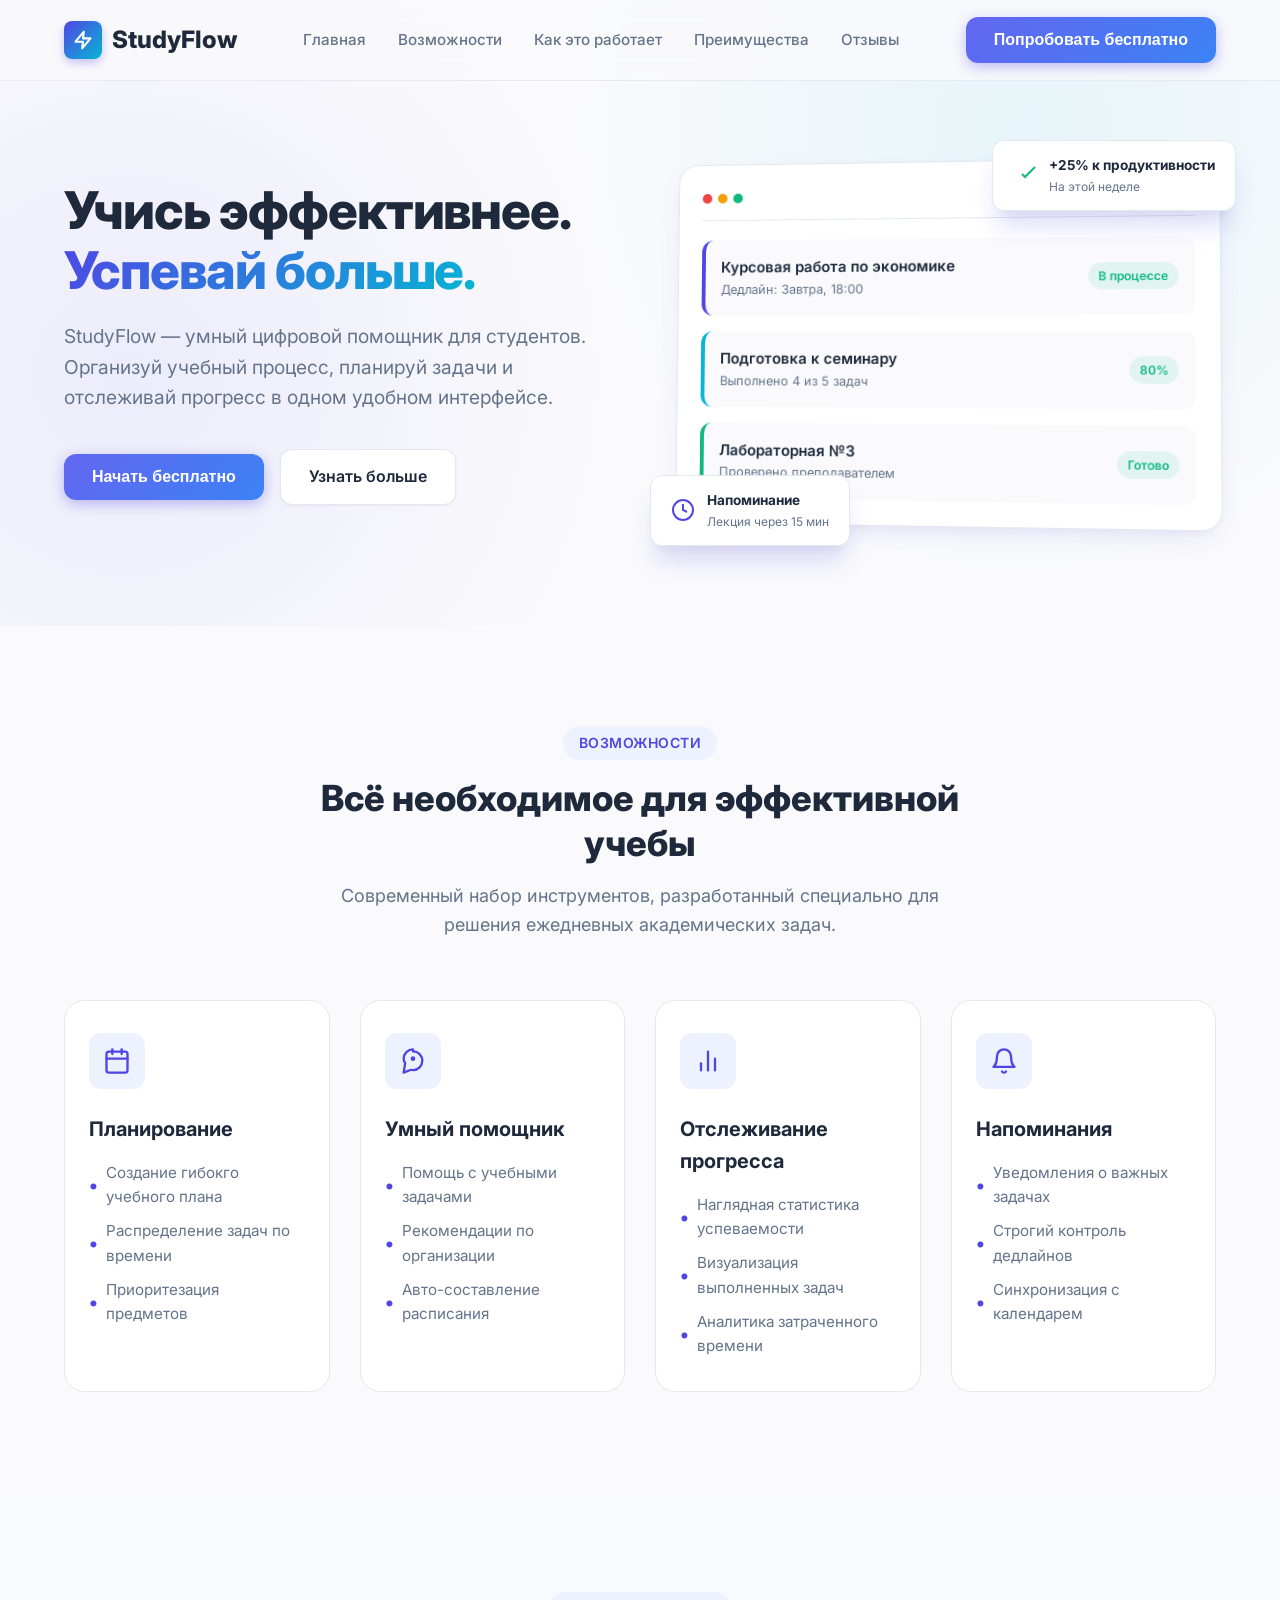
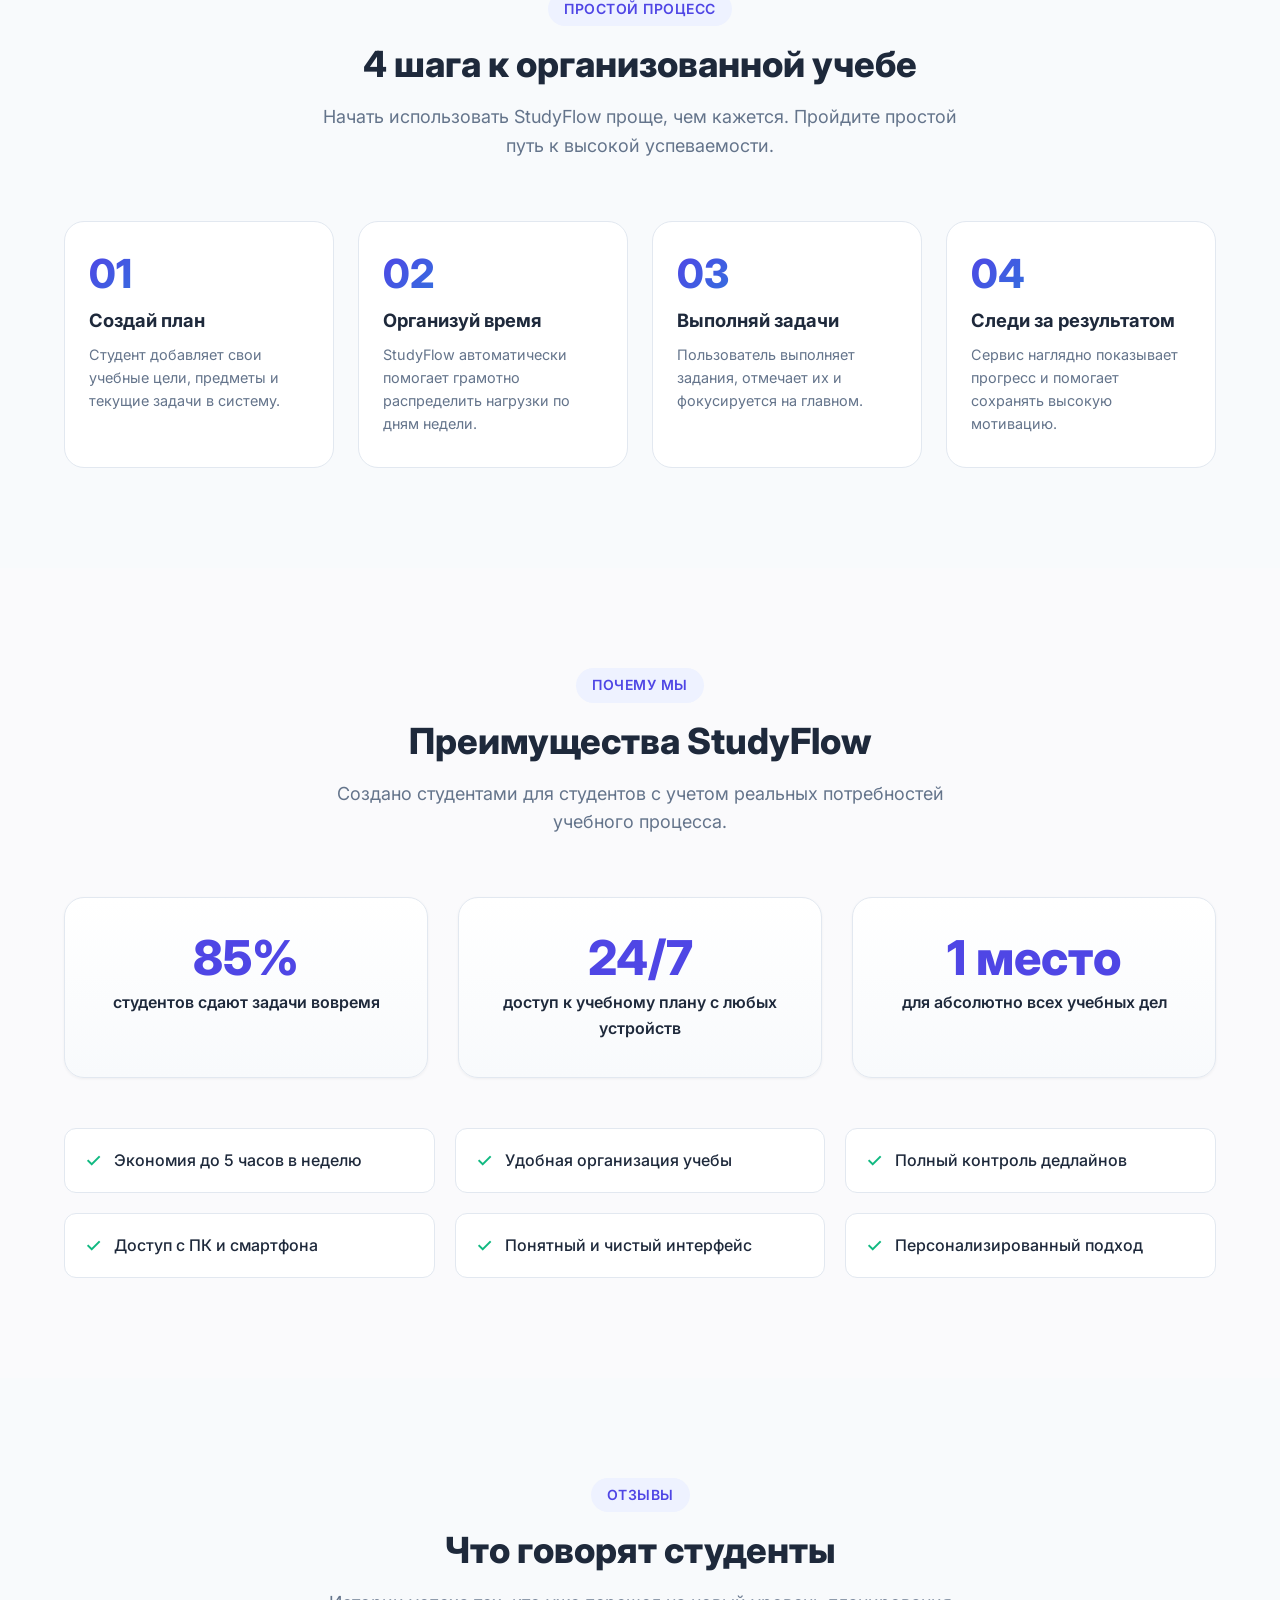
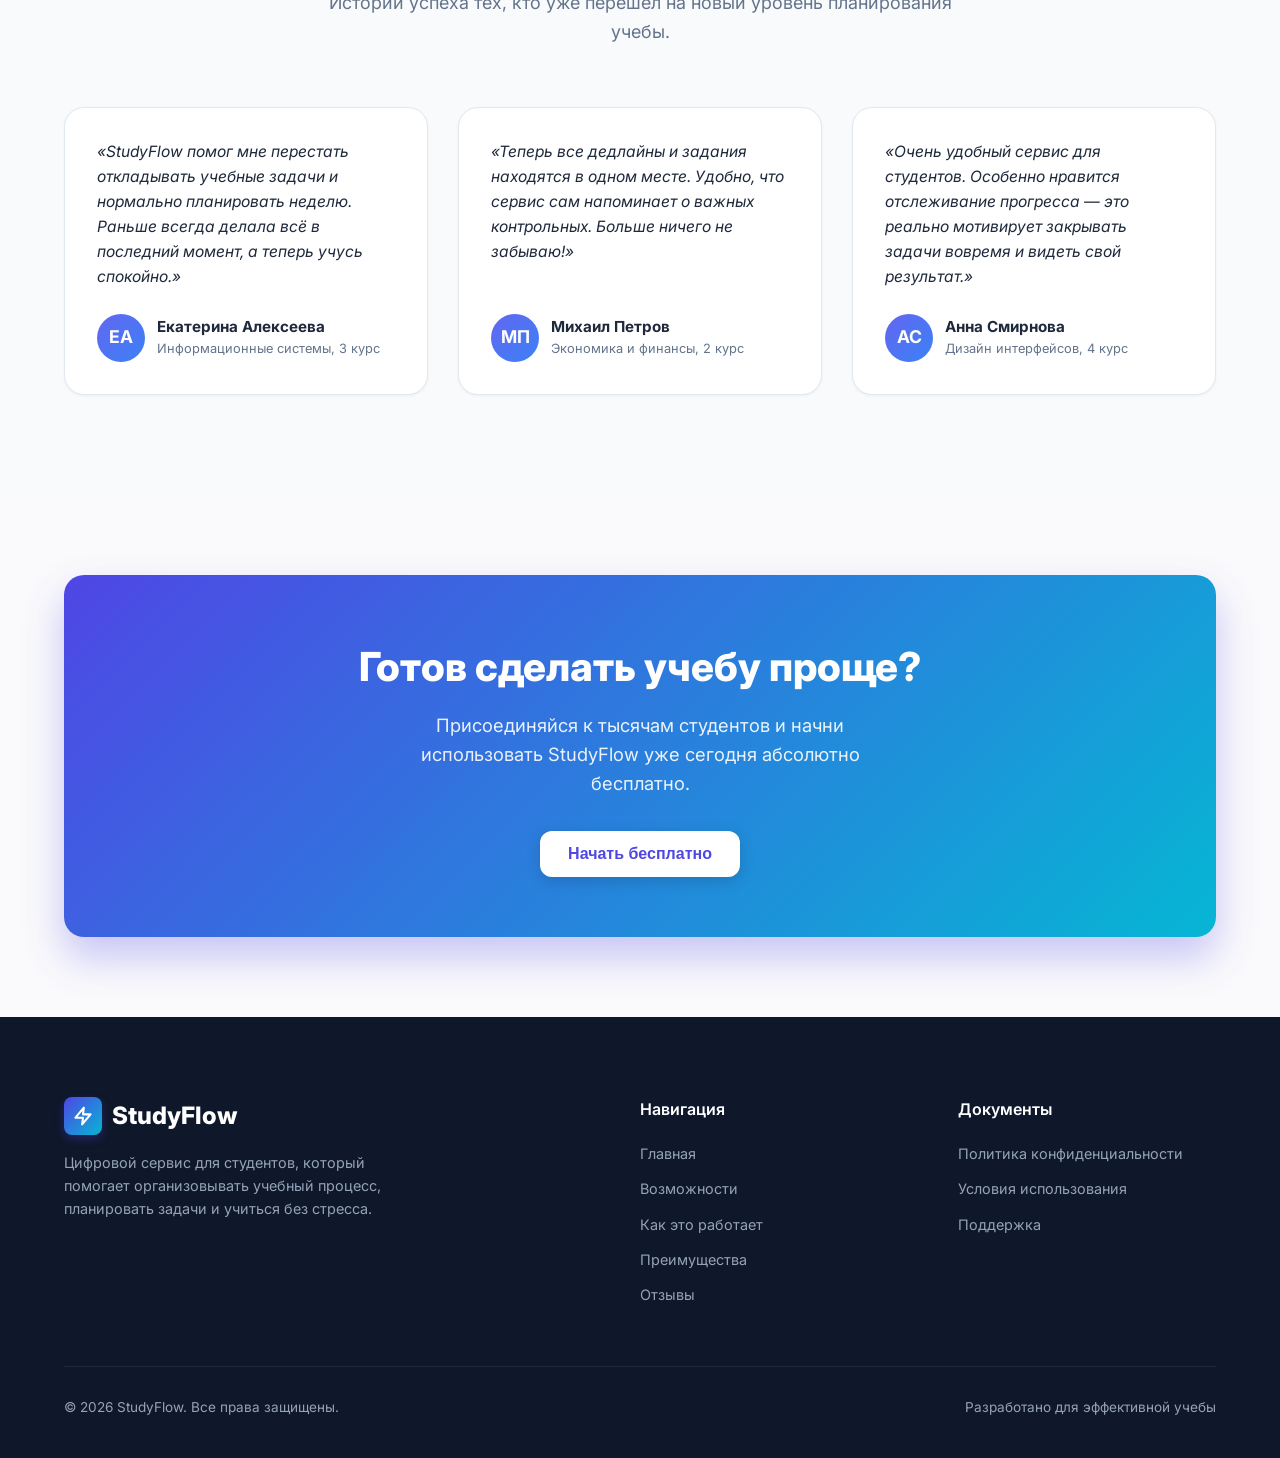
<file: .vscode/1/vindex1.html>
<!DOCTYPE html>
<html lang="ru">
<head>
    <meta charset="UTF-8">
    <meta name="viewport" content="width=device-width, initial-scale=1.0">
    <title>StudyFlow — Учись эффективнее. Успевай больше.</title>
    <!-- Google Fonts для современной типографики -->
    <link rel="preconnect" href="https://fonts.googleapis.com">
    <link rel="preconnect" href="https://fonts.gstatic.com" crossorigin>
    <link href="https://fonts.googleapis.com/css2?family=Inter:wght@300;400;500;600;700;800&display=swap" rel="stylesheet">
    
    <style>
        /* ==========================================================================
           1. СБРОС СТИЛЕЙ И ПЕРЕМЕННЫЕ (CSS VARIABLES)
           ========================================================================== */
        :root {
            /* Цветовая палитра */
            --primary: #4F46E5;          /* Индиго / Фиолетово-синий */
            --primary-hover: #4338CA;    /* Тёмный индиго для ховера */
            --primary-light: #EEF2FF;    /* Светло-голубой/фиолетовый фон */
            --accent: #06B6D4;           /* Голубой / Циан */
            --accent-glow: rgba(6, 182, 212, 0.25);
            
            --bg-main: #FAFAFC;          /* Основной светлый фон */
            --bg-card: #FFFFFF;          /* Фон карточек */
            --bg-secondary: #F3F4F6;     /* Дополнительный серый фон */
            
            --text-main: #1E293B;        /* Тёмно-серый/синий текст */
            --text-muted: #64748B;      /* Приглушенный серый текст */
            --text-white: #FFFFFF;
            
            --border-color: #E2E8F0;     /* Цвет границ */
            
            /* Градиенты */
            --grad-primary: linear-gradient(135deg, #6366F1 0%, #3B82F6 100%);
            --grad-accent: linear-gradient(135deg, #4F46E5 0%, #06B6D4 100%);
            --grad-surface: linear-gradient(180deg, #FFFFFF 0%, #F8FAFC 100%);
            
            /* Тени */
            --shadow-sm: 0 1px 3px rgba(0, 0, 0, 0.05);
            --shadow-md: 0 4px 6px -1px rgba(0, 0, 0, 0.07), 0 2px 4px -1px rgba(0, 0, 0, 0.04);
            --shadow-lg: 0 10px 25px -5px rgba(79, 70, 229, 0.12), 0 8px 10px -6px rgba(0, 0, 0, 0.04);
            --shadow-hover: 0 20px 25px -5px rgba(79, 70, 229, 0.18), 0 10px 10px -5px rgba(0, 0, 0, 0.04);
            
            /* Радиусы скругления */
            --radius-sm: 8px;
            --radius-md: 12px;
            --radius-lg: 20px;
            --radius-full: 9999px;
            
            /* Анимации */
            --transition-fast: 0.2s ease;
            --transition-normal: 0.3s ease;
        }

        /* Базовый сброс параметров */
        *, *::before, *::after {
            box-sizing: border-box;
            margin: 0;
            padding: 0;
        }

        html {
            scroll-behavior: smooth;
            font-size: 16px;
        }

        body {
            font-family: 'Inter', system-ui, -apple-system, sans-serif;
            background-color: var(--bg-main);
            color: var(--text-main);
            line-height: 1.6;
            overflow-x: hidden; /* Защита от горизонтального скролла */
            -webkit-font-smoothing: antialiased;
        }

        a {
            text-decoration: none;
            color: inherit;
            transition: color var(--transition-fast);
        }

        ul {
            list-style: none;
        }

        img {
            max-width: 100%;
            height: auto;
            display: block;
        }

        /* Вспомогательные классы контейнера */
        .container {
            width: 100%;
            max-width: 1200px;
            margin: 0 auto;
            padding: 0 24px;
        }

        .section {
            padding: 100px 0;
            position: relative;
        }

        .section-header {
            text-align: center;
            max-width: 650px;
            margin: 0 auto 60px auto;
        }

        .section-badge {
            display: inline-block;
            padding: 6px 16px;
            background-color: var(--primary-light);
            color: var(--primary);
            font-weight: 600;
            font-size: 0.875rem;
            border-radius: var(--radius-full);
            margin-bottom: 16px;
            text-transform: uppercase;
            letter-spacing: 0.5px;
        }

        .section-title {
            font-size: 2.25rem;
            font-weight: 800;
            color: var(--text-main);
            line-height: 1.25;
            margin-bottom: 16px;
        }

        .section-subtitle {
            font-size: 1.125rem;
            color: var(--text-muted);
        }

        /* Кнопки */
        .btn {
            display: inline-flex;
            align-items: center;
            justify-content: center;
            gap: 10px;
            padding: 14px 28px;
            font-size: 1rem;
            font-weight: 600;
            border-radius: var(--radius-md);
            cursor: pointer;
            transition: all var(--transition-normal);
            border: none;
            outline: none;
            text-align: center;
        }

        .btn-primary {
            background: var(--grad-primary);
            color: var(--text-white);
            box-shadow: 0 4px 14px rgba(79, 70, 229, 0.35);
        }

        .btn-primary:hover {
            transform: translateY(-2px);
            box-shadow: 0 6px 20px rgba(79, 70, 229, 0.45);
            opacity: 0.95;
        }

        .btn-secondary {
            background-color: var(--bg-card);
            color: var(--text-main);
            border: 1px solid var(--border-color);
            box-shadow: var(--shadow-sm);
        }

        .btn-secondary:hover {
            background-color: var(--primary-light);
            color: var(--primary);
            border-color: rgba(79, 70, 229, 0.3);
            transform: translateY(-2px);
        }

        /* ==========================================================================
           2. HEADER / НАВИГАЦИЯ
           ========================================================================== */
        .header {
            position: fixed;
            top: 0;
            left: 0;
            width: 100%;
            z-index: 1000;
            background-color: rgba(250, 250, 252, 0.85);
            backdrop-filter: blur(12px);
            -webkit-backdrop-filter: blur(12px);
            border-bottom: 1px solid rgba(226, 232, 240, 0.8);
            transition: all var(--transition-normal);
        }

        .header-container {
            display: flex;
            align-items: center;
            justify-content: space-between;
            height: 80px;
        }

        .logo {
            display: flex;
            align-items: center;
            gap: 10px;
            font-size: 1.5rem;
            font-weight: 800;
            color: var(--text-main);
        }

        .logo-icon {
            width: 38px;
            height: 38px;
            background: var(--grad-accent);
            border-radius: var(--radius-sm);
            display: flex;
            align-items: center;
            justify-content: center;
            color: white;
            box-shadow: 0 4px 10px rgba(79, 70, 229, 0.3);
        }

        .nav-menu {
            display: flex;
            align-items: center;
            gap: 32px;
        }

        .nav-link {
            font-weight: 500;
            font-size: 0.95rem;
            color: var(--text-muted);
            position: relative;
        }

        .nav-link:hover {
            color: var(--primary);
        }

        .nav-link::after {
            content: '';
            position: absolute;
            bottom: -4px;
            left: 0;
            width: 0;
            height: 2px;
            background-color: var(--primary);
            transition: width var(--transition-normal);
            border-radius: var(--radius-full);
        }

        .nav-link:hover::after {
            width: 100%;
        }

        .header-actions {
            display: flex;
            align-items: center;
            gap: 16px;
        }

        /* Бургер-меню для мобильных */
        .hamburger {
            display: none;
            flex-direction: column;
            justify-content: space-between;
            width: 28px;
            height: 20px;
            background: transparent;
            border: none;
            cursor: pointer;
            z-index: 1001;
        }

        .hamburger span {
            width: 100%;
            height: 2.5px;
            background-color: var(--text-main);
            border-radius: 2px;
            transition: all var(--transition-normal);
        }

        /* ==========================================================================
           3. HERO-БЛОК
           ========================================================================== */
        .hero {
            padding-top: 160px;
            padding-bottom: 100px;
            background: radial-gradient(circle at 80% 20%, rgba(6, 182, 212, 0.08) 0%, transparent 40%),
                        radial-gradient(circle at 10% 60%, rgba(79, 70, 229, 0.08) 0%, transparent 40%);
            overflow: hidden;
        }

        .hero-grid {
            display: grid;
            grid-template-columns: 1fr 1fr;
            gap: 60px;
            align-items: center;
        }

        .hero-content {
            max-width: 560px;
        }

        .hero-title {
            font-size: 3.25rem;
            font-weight: 800;
            line-height: 1.15;
            color: var(--text-main);
            margin-bottom: 20px;
            letter-spacing: -0.02em;
        }

        .hero-title .gradient-text {
            background: var(--grad-accent);
            -webkit-background-clip: text;
            -webkit-text-fill-color: transparent;
        }

        .hero-description {
            font-size: 1.2rem;
            color: var(--text-muted);
            margin-bottom: 36px;
            line-height: 1.6;
        }

        .hero-btns {
            display: flex;
            align-items: center;
            gap: 16px;
            flex-wrap: wrap;
        }

        /* Визуальная часть Hero (Карточка-макет сервиса) */
        .hero-visual {
            position: relative;
        }

        .dashboard-mockup {
            background: var(--bg-card);
            border-radius: var(--radius-lg);
            border: 1px solid var(--border-color);
            box-shadow: var(--shadow-lg);
            padding: 24px;
            position: relative;
            z-index: 2;
            transform: perspective(1000px) rotateY(-5deg) rotateX(2deg);
            transition: transform var(--transition-normal);
        }

        .dashboard-mockup:hover {
            transform: perspective(1000px) rotateY(0deg) rotateX(0deg);
        }

        .mockup-header {
            display: flex;
            align-items: center;
            justify-content: space-between;
            margin-bottom: 20px;
            padding-bottom: 12px;
            border-bottom: 1px solid var(--border-color);
        }

        .mockup-dots {
            display: flex;
            gap: 6px;
        }

        .dot {
            width: 10px;
            height: 10px;
            border-radius: 50%;
        }
        .dot-red { background-color: #EF4444; }
        .dot-yellow { background-color: #F59E0B; }
        .dot-green { background-color: #10B981; }

        .mockup-body {
            display: grid;
            gap: 16px;
        }

        .mockup-card {
            background: var(--bg-main);
            padding: 16px;
            border-radius: var(--radius-md);
            display: flex;
            align-items: center;
            justify-content: space-between;
            border-left: 4px solid var(--primary);
        }

        .mockup-info h4 {
            font-size: 0.95rem;
            font-weight: 600;
        }

        .mockup-info p {
            font-size: 0.8rem;
            color: var(--text-muted);
        }

        .mockup-status {
            font-size: 0.75rem;
            padding: 4px 10px;
            background-color: rgba(16, 185, 129, 0.1);
            color: #10B981;
            border-radius: var(--radius-full);
            font-weight: 600;
        }

        /* Декоративные плавающие карточки */
        .float-card {
            position: absolute;
            background: var(--bg-card);
            padding: 14px 20px;
            border-radius: var(--radius-md);
            box-shadow: var(--shadow-hover);
            border: 1px solid var(--border-color);
            display: flex;
            align-items: center;
            gap: 12px;
            z-index: 3;
            animation: float 4s ease-in-out infinite;
        }

        .float-card-1 {
            top: -20px;
            right: -20px;
            animation-delay: 0s;
        }

        .float-card-2 {
            bottom: -20px;
            left: -20px;
            animation-delay: 2s;
        }

        @keyframes float {
            0%, 100% { transform: translateY(0px); }
            50% { transform: translateY(-10px); }
        }

        /* ==========================================================================
           4. БЛОК «ВОЗМОЖНОСТИ»
           ========================================================================== */
        .features-grid {
            display: grid;
            grid-template-columns: repeat(auto-fit, minmax(260px, 1fr));
            gap: 30px;
        }

        .feature-card {
            background: var(--bg-card);
            border: 1px solid var(--border-color);
            border-radius: var(--radius-lg);
            padding: 32px 24px;
            transition: all var(--transition-normal);
            position: relative;
            overflow: hidden;
        }

        .feature-card:hover {
            transform: translateY(-8px);
            box-shadow: var(--shadow-lg);
            border-color: rgba(79, 70, 229, 0.3);
        }

        .feature-icon {
            width: 56px;
            height: 56px;
            border-radius: var(--radius-md);
            background: var(--primary-light);
            color: var(--primary);
            display: flex;
            align-items: center;
            justify-content: center;
            margin-bottom: 24px;
            transition: all var(--transition-normal);
        }

        .feature-card:hover .feature-icon {
            background: var(--grad-primary);
            color: var(--text-white);
            transform: scale(1.05);
        }

        .feature-title {
            font-size: 1.25rem;
            font-weight: 700;
            margin-bottom: 16px;
        }

        .feature-list {
            display: flex;
            flex-direction: column;
            gap: 10px;
        }

        .feature-list li {
            font-size: 0.95rem;
            color: var(--text-muted);
            display: flex;
            align-items: center;
            gap: 8px;
        }

        .feature-list li::before {
            content: "•";
            color: var(--primary);
            font-weight: bold;
            font-size: 1.2rem;
        }

        /* ==========================================================================
           5. БЛОК «КАК ЭТО РАБОТАЕТ»
           ========================================================================== */
        .how-it-works {
            background-color: #F8FAFC;
        }

        .steps-grid {
            display: grid;
            grid-template-columns: repeat(4, 1fr);
            gap: 24px;
            position: relative;
        }

        .step-card {
            background: var(--bg-card);
            padding: 32px 24px;
            border-radius: var(--radius-lg);
            border: 1px solid var(--border-color);
            position: relative;
            z-index: 1;
            transition: transform var(--transition-normal);
        }

        .step-card:hover {
            transform: translateY(-5px);
        }

        .step-number {
            font-size: 2.5rem;
            font-weight: 800;
            background: var(--grad-accent);
            -webkit-background-clip: text;
            -webkit-text-fill-color: transparent;
            margin-bottom: 12px;
            line-height: 1;
        }

        .step-title {
            font-size: 1.15rem;
            font-weight: 700;
            margin-bottom: 8px;
        }

        .step-desc {
            font-size: 0.9rem;
            color: var(--text-muted);
        }

        /* Линия-соединитель для больших экранов */
        .steps-connector {
            position: absolute;
            top: 50%;
            left: 10%;
            width: 80%;
            height: 2px;
            background: dashed #CBD5E1;
            z-index: 0;
            transform: translateY(-50%);
        }

        /* ==========================================================================
           6. БЛОК «ПРЕИМУЩЕСТВА»
           ========================================================================== */
        .advantages-grid {
            display: grid;
            grid-template-columns: repeat(3, 1fr);
            gap: 30px;
            margin-bottom: 50px;
        }

        .stat-card {
            background: var(--grad-surface);
            border: 1px solid var(--border-color);
            border-radius: var(--radius-lg);
            padding: 36px 24px;
            text-align: center;
            box-shadow: var(--shadow-sm);
            transition: all var(--transition-normal);
        }

        .stat-card:hover {
            box-shadow: var(--shadow-md);
            border-color: var(--primary);
        }

        .stat-number {
            font-size: 3rem;
            font-weight: 800;
            color: var(--primary);
            margin-bottom: 8px;
            line-height: 1;
        }

        .stat-label {
            font-size: 1rem;
            font-weight: 600;
            color: var(--text-main);
        }

        .advantages-list-grid {
            display: grid;
            grid-template-columns: repeat(3, 1fr);
            gap: 20px;
        }

        .adv-item {
            display: flex;
            align-items: center;
            gap: 12px;
            background: var(--bg-card);
            padding: 16px 20px;
            border-radius: var(--radius-md);
            border: 1px solid var(--border-color);
            font-weight: 500;
        }

        .adv-icon {
            color: #10B981;
            font-size: 1.2rem;
        }

        /* ==========================================================================
           7. БЛОК С ОТЗЫВАМИ
           ========================================================================== */
        .reviews {
            background-color: #F8FAFC;
        }

        .reviews-grid {
            display: grid;
            grid-template-columns: repeat(3, 1fr);
            gap: 30px;
        }

        .review-card {
            background: var(--bg-card);
            border: 1px solid var(--border-color);
            border-radius: var(--radius-lg);
            padding: 32px;
            display: flex;
            flex-direction: column;
            justify-content: space-between;
            box-shadow: var(--shadow-sm);
            transition: all var(--transition-normal);
        }

        .review-card:hover {
            transform: translateY(-5px);
            box-shadow: var(--shadow-lg);
        }

        .review-text {
            font-size: 0.975rem;
            color: var(--text-main);
            line-height: 1.6;
            margin-bottom: 24px;
            font-style: italic;
        }

        .review-author {
            display: flex;
            align-items: center;
            gap: 12px;
        }

        .author-avatar {
            width: 48px;
            height: 48px;
            border-radius: 50%;
            background: var(--grad-primary);
            color: white;
            display: flex;
            align-items: center;
            justify-content: center;
            font-weight: 700;
            font-size: 1.1rem;
        }

        .author-info h4 {
            font-size: 0.95rem;
            font-weight: 700;
        }

        .author-info p {
            font-size: 0.8rem;
            color: var(--text-muted);
        }

        /* ==========================================================================
           8. CTA-БЛОК
           ========================================================================== */
        .cta-section {
            padding: 80px 0;
        }

        .cta-box {
            background: var(--grad-accent);
            border-radius: var(--radius-lg);
            padding: 60px 40px;
            text-align: center;
            color: var(--text-white);
            box-shadow: 0 20px 40px rgba(79, 70, 229, 0.3);
            position: relative;
            overflow: hidden;
        }

        .cta-title {
            font-size: 2.5rem;
            font-weight: 800;
            margin-bottom: 12px;
        }

        .cta-subtitle {
            font-size: 1.15rem;
            opacity: 0.9;
            margin-bottom: 32px;
            max-width: 500px;
            margin-left: auto;
            margin-right: auto;
        }

        .cta-box .btn-primary {
            background: var(--bg-card);
            color: var(--primary);
            box-shadow: 0 4px 15px rgba(0, 0, 0, 0.15);
        }

        .cta-box .btn-primary:hover {
            background: #F8FAFC;
            color: var(--primary-hover);
        }

        /* ==========================================================================
           9. FOOTER
           ========================================================================== */
        .footer {
            background-color: #0F172A;
            color: #94A3B8;
            padding: 80px 0 40px 0;
        }

        .footer-grid {
            display: grid;
            grid-template-columns: 2fr 1fr 1fr;
            gap: 60px;
            margin-bottom: 60px;
        }

        .footer-brand .logo {
            color: var(--text-white);
            margin-bottom: 16px;
        }

        .footer-desc {
            font-size: 0.9rem;
            line-height: 1.6;
            max-width: 320px;
        }

        .footer-title {
            color: var(--text-white);
            font-size: 1rem;
            font-weight: 600;
            margin-bottom: 20px;
        }

        .footer-links {
            display: flex;
            flex-direction: column;
            gap: 12px;
        }

        .footer-links a {
            font-size: 0.9rem;
        }

        .footer-links a:hover {
            color: var(--text-white);
        }

        .footer-bottom {
            padding-top: 30px;
            border-top: 1px solid #1E293B;
            display: flex;
            align-items: center;
            justify-content: space-between;
            font-size: 0.85rem;
        }

        /* ==========================================================================
           10. УВЕДОМЛЕНИЕ (TOAST / MODAL)
           ========================================================================== */
        .toast {
            position: fixed;
            bottom: 30px;
            right: 30px;
            background: var(--text-main);
            color: var(--text-white);
            padding: 16px 24px;
            border-radius: var(--radius-md);
            box-shadow: var(--shadow-hover);
            display: flex;
            align-items: center;
            gap: 12px;
            z-index: 2000;
            transform: translateY(100px);
            opacity: 0;
            visibility: hidden;
            transition: all var(--transition-normal);
        }

        .toast.show {
            transform: translateY(0);
            opacity: 1;
            visibility: visible;
        }

        .toast-icon {
            color: #10B981;
            font-size: 1.2rem;
        }

        /* ==========================================================================
           11. АДАПТИВНОСТЬ (MEDIA QUERIES)
           ========================================================================== */
        @media (max-width: 1024px) {
            .hero-title {
                font-size: 2.5rem;
            }
            .steps-grid {
                grid-template-columns: repeat(2, 1fr);
            }
            .steps-connector {
                display: none;
            }
            .advantages-grid {
                grid-template-columns: repeat(3, 1fr);
            }
            .advantages-list-grid {
                grid-template-columns: repeat(2, 1fr);
            }
        }

        @media (max-width: 768px) {
            .section {
                padding: 60px 0;
            }
            
            /* Мобильная навигация */
            .hamburger {
                display: flex;
            }

            .nav-menu {
                position: fixed;
                top: 80px;
                left: 0;
                width: 100%;
                background-color: var(--bg-card);
                flex-direction: column;
                padding: 30px;
                gap: 20px;
                box-shadow: var(--shadow-lg);
                border-bottom: 1px solid var(--border-color);
                transform: translateY(-150%);
                transition: transform var(--transition-normal);
            }

            .nav-menu.active {
                transform: translateY(0);
            }

            .header-actions .btn {
                display: none; /* Скрываем кнопку в хедере на мобильных для чистоты */
            }

            /* Hero блок */
            .hero-grid {
                grid-template-columns: 1fr;
                gap: 40px;
                text-align: center;
            }

            .hero-content {
                margin: 0 auto;
            }

            .hero-btns {
                justify-content: center;
            }

            .dashboard-mockup {
                transform: none;
            }

            /* Карточки и сетки */
            .steps-grid {
                grid-template-columns: 1fr;
            }

            .advantages-grid {
                grid-template-columns: 1fr;
            }

            .advantages-list-grid {
                grid-template-columns: 1fr;
            }

            .reviews-grid {
                grid-template-columns: 1fr;
            }

            .footer-grid {
                grid-template-columns: 1fr;
                gap: 40px;
            }

            .footer-bottom {
                flex-direction: column;
                gap: 16px;
                text-align: center;
            }
        }

        @media (max-width: 480px) {
            .hero-title {
                font-size: 2rem;
            }
            
            .cta-box {
                padding: 40px 20px;
            }

            .cta-title {
                font-size: 1.75rem;
            }

            .float-card {
                display: none; /* Скрываем плавающие карточки на совсем маленьких экранах */
            }
        }
    </style>
</head>
<body>

    <!-- ==========================================================================
       1. HEADER / НАВИГАЦИЯ
       ========================================================================== -->
    <header class="header">
        <div class="container header-container">
            <!-- Логотип -->
            <a href="#" class="logo">
                <div class="logo-icon">
                    <!-- SVG иконка молнии/потока -->
                    <svg width="20" height="20" viewBox="0 0 24 24" fill="none" stroke="currentColor" stroke-width="2.5" stroke-linecap="round" stroke-linejoin="round"><polygon points="13 2 3 14 12 14 11 22 21 10 12 10 13 2"></polygon></svg>
                </div>
                <span>StudyFlow</span>
            </a>

            <!-- Навигационное меню -->
            <nav>
                <ul class="nav-menu" id="navMenu">
                    <li><a href="#hero" class="nav-link">Главная</a></li>
                    <li><a href="#features" class="nav-link">Возможности</a></li>
                    <li><a href="#how-it-works" class="nav-link">Как это работает</a></li>
                    <li><a href="#advantages" class="nav-link">Преимущества</a></li>
                    <li><a href="#reviews" class="nav-link">Отзывы</a></li>
                </ul>
            </nav>

            <!-- Кнопки действия -->
            <div class="header-actions">
                <button class="btn btn-primary js-start-btn">Попробовать бесплатно</button>
                <button class="hamburger" id="hamburgerBtn" aria-label="Открыть меню">
                    <span></span>
                    <span></span>
                    <span></span>
                </button>
            </div>
        </div>
    </header>

    <main>
        <!-- ==========================================================================
           2. HERO-БЛОК
           ========================================================================== -->
        <section class="hero" id="hero">
            <div class="container hero-grid">
                <div class="hero-content">
                    <h1 class="hero-title">Учись эффективнее. <br><span class="gradient-text">Успевай больше.</span></h1>
                    <p class="hero-description">
                        StudyFlow — умный цифровой помощник для студентов. Организуй учебный процесс, планируй задачи и отслеживай прогресс в одном удобном интерфейсе.
                    </p>
                    <div class="hero-btns">
                        <button class="btn btn-primary js-start-btn">Начать бесплатно</button>
                        <a href="#how-it-works" class="btn btn-secondary">Узнать больше</a>
                    </div>
                </div>

                <!-- Интерактивный макет интерфейса -->
                <div class="hero-visual">
                    <div class="dashboard-mockup">
                        <div class="mockup-header">
                            <div class="mockup-dots">
                                <span class="dot dot-red"></span>
                                <span class="dot dot-yellow"></span>
                                <span class="dot dot-green"></span>
                            </div>
                            <span style="font-size: 0.8rem; color: var(--text-muted); font-weight: 500;">Дашборд студента</span>
                        </div>
                        <div class="mockup-body">
                            <div class="mockup-card">
                                <div class="mockup-info">
                                    <h4>Курсовая работа по экономике</h4>
                                    <p>Дедлайн: Завтра, 18:00</p>
                                </div>
                                <span class="mockup-status">В процессе</span>
                            </div>
                            <div class="mockup-card" style="border-left-color: var(--accent);">
                                <div class="mockup-info">
                                    <h4>Подготовка к семинару</h4>
                                    <p>Выполнено 4 из 5 задач</p>
                                </div>
                                <span class="mockup-status">80%</span>
                            </div>
                            <div class="mockup-card" style="border-left-color: #10B981;">
                                <div class="mockup-info">
                                    <h4>Лабораторная №3</h4>
                                    <p>Проверено преподавателем</p>
                                </div>
                                <span class="mockup-status" style="background: rgba(16,185,129,0.1); color:#10B981;">Готово</span>
                            </div>
                        </div>
                    </div>

                    <!-- Декоративные всплывающие карточки -->
                    <div class="float-card float-card-1">
                        <svg width="24" height="24" viewBox="0 0 24 24" fill="none" stroke="#10B981" stroke-width="2"><path d="22 11.08V12a10 10 0 1 1-5.93-9.14"></path><polyline points="22 4 12 14.01 9 11.01"></polyline></svg>
                        <div>
                            <div style="font-size: 0.85rem; font-weight: 700;">+25% к продуктивности</div>
                            <div style="font-size: 0.75rem; color: var(--text-muted);">На этой неделе</div>
                        </div>
                    </div>

                    <div class="float-card float-card-2">
                        <svg width="24" height="24" viewBox="0 0 24 24" fill="none" stroke="#4F46E5" stroke-width="2"><circle cx="12" cy="12" r="10"></circle><polyline points="12 6 12 12 16 14"></polyline></svg>
                        <div>
                            <div style="font-size: 0.85rem; font-weight: 700;">Напоминание</div>
                            <div style="font-size: 0.75rem; color: var(--text-muted);">Лекция через 15 мин</div>
                        </div>
                    </div>
                </div>
            </div>
        </section>

        <!-- ==========================================================================
           3. БЛОК «ВОЗМОЖНОСТИ»
           ========================================================================== -->
        <section class="section" id="features">
            <div class="container">
                <div class="section-header">
                    <span class="section-badge">Возможности</span>
                    <h2 class="section-title">Всё необходимое для эффективной учебы</h2>
                    <p class="section-subtitle">Современный набор инструментов, разработанный специально для решения ежедневных академических задач.</p>
                </div>

                <div class="features-grid">
                    <!-- Карточка 1 -->
                    <article class="feature-card">
                        <div class="feature-icon">
                            <svg width="28" height="28" viewBox="0 0 24 24" fill="none" stroke="currentColor" stroke-width="2" stroke-linecap="round" stroke-linejoin="round"><rect x="3" y="4" width="18" height="18" rx="2" ry="2"></rect><line x1="16" y1="2" x2="16" y2="6"></line><line x1="8" y1="2" x2="8" y2="6"></line><line x1="3" y1="10" x2="21" y2="10"></line></svg>
                        </div>
                        <h3 class="feature-title">Планирование</h3>
                        <ul class="feature-list">
                            <li>Создание гибокго учебного плана</li>
                            <li>Распределение задач по времени</li>
                            <li>Приоритезация предметов</li>
                        </ul>
                    </article>

                    <!-- Карточка 2 -->
                    <article class="feature-card">
                        <div class="feature-icon">
                            <svg width="28" height="28" viewBox="0 0 24 24" fill="none" stroke="currentColor" stroke-width="2" stroke-linecap="round" stroke-linejoin="round"><path d="M12 2a8 8 0 0 0-8 8c0 1.5.5 2.8 1.3 3.8L4 22l6.2-2.5c.6.2 1.2.3 1.8.3a8 8 0 0 0 8-8 8 8 0 0 0-8-8z"></path><circle cx="12" cy="10" r="1"></circle></svg>
                        </div>
                        <h3 class="feature-title">Умный помощник</h3>
                        <ul class="feature-list">
                            <li>Помощь с учебными задачами</li>
                            <li>Рекомендации по организации</li>
                            <li>Авто-составление расписания</li>
                        </ul>
                    </article>

                    <!-- Карточка 3 -->
                    <article class="feature-card">
                        <div class="feature-icon">
                            <svg width="28" height="28" viewBox="0 0 24 24" fill="none" stroke="currentColor" stroke-width="2" stroke-linecap="round" stroke-linejoin="round"><line x1="18" y1="20" x2="18" y2="10"></line><line x1="12" y1="20" x2="12" y2="4"></line><line x1="6" y1="20" x2="6" y2="14"></line></svg>
                        </div>
                        <h3 class="feature-title">Отслеживание прогресса</h3>
                        <ul class="feature-list">
                            <li>Наглядная статистика успеваемости</li>
                            <li>Визуализация выполненных задач</li>
                            <li>Аналитика затраченного времени</li>
                        </ul>
                    </article>

                    <!-- Карточка 4 -->
                    <article class="feature-card">
                        <div class="feature-icon">
                            <svg width="28" height="28" viewBox="0 0 24 24" fill="none" stroke="currentColor" stroke-width="2" stroke-linecap="round" stroke-linejoin="round"><path d="M18 8A6 6 0 0 0 6 8c0 7-3 9-3 9h18s-3-2-3-9"></path><path d="M13.73 21a2 2 0 0 1-3.46 0"></path></svg>
                        </div>
                        <h3 class="feature-title">Напоминания</h3>
                        <ul class="feature-list">
                            <li>Уведомления о важных задачах</li>
                            <li>Строгий контроль дедлайнов</li>
                            <li>Синхронизация с календарем</li>
                        </ul>
                    </article>
                </div>
            </div>
        </section>

        <!-- ==========================================================================
           4. БЛОК «КАК ЭТО РАБОТАЕТ»
           ========================================================================== -->
        <section class="section how-it-works" id="how-it-works">
            <div class="container">
                <div class="section-header">
                    <span class="section-badge">Простой процесс</span>
                    <h2 class="section-title">4 шага к организованной учебе</h2>
                    <p class="section-subtitle">Начать использовать StudyFlow проще, чем кажется. Пройдите простой путь к высокой успеваемости.</p>
                </div>

                <div class="steps-grid">
                    <div class="steps-connector"></div>

                    <!-- Шаг 1 -->
                    <div class="step-card">
                        <div class="step-number">01</div>
                        <h3 class="step-title">Создай план</h3>
                        <p class="step-desc">Студент добавляет свои учебные цели, предметы и текущие задачи в систему.</p>
                    </div>

                    <!-- Шаг 2 -->
                    <div class="step-card">
                        <div class="step-number">02</div>
                        <h3 class="step-title">Организуй время</h3>
                        <p class="step-desc">StudyFlow автоматически помогает грамотно распределить нагрузки по дням недели.</p>
                    </div>

                    <!-- Шаг 3 -->
                    <div class="step-card">
                        <div class="step-number">03</div>
                        <h3 class="step-title">Выполняй задачи</h3>
                        <p class="step-desc">Пользователь выполняет задания, отмечает их и фокусируется на главном.</p>
                    </div>

                    <!-- Шаг 4 -->
                    <div class="step-card">
                        <div class="step-number">04</div>
                        <h3 class="step-title">Следи за результатом</h3>
                        <p class="step-desc">Сервис наглядно показывает прогресс и помогает сохранять высокую мотивацию.</p>
                    </div>
                </div>
            </div>
        </section>

        <!-- ==========================================================================
           5. БЛОК «ПРЕИМУЩЕСТВА»
           ========================================================================== -->
        <section class="section" id="advantages">
            <div class="container">
                <div class="section-header">
                    <span class="section-badge">Почему мы</span>
                    <h2 class="section-title">Преимущества StudyFlow</h2>
                    <p class="section-subtitle">Создано студентами для студентов с учетом реальных потребностей учебного процесса.</p>
                </div>

                <!-- Блок со статистикой -->
                <div class="advantages-grid">
                    <div class="stat-card">
                        <div class="stat-number">85%</div>
                        <div class="stat-label">студентов сдают задачи вовремя</div>
                    </div>
                    <div class="stat-card">
                        <div class="stat-number">24/7</div>
                        <div class="stat-label">доступ к учебному плану с любых устройств</div>
                    </div>
                    <div class="stat-card">
                        <div class="stat-number">1 место</div>
                        <div class="stat-label">для абсолютно всех учебных дел</div>
                    </div>
                </div>

                <!-- Дополнительный список преимуществ -->
                <div class="advantages-list-grid">
                    <div class="adv-item">
                        <span class="adv-icon">✓</span>
                        <span>Экономия до 5 часов в неделю</span>
                    </div>
                    <div class="adv-item">
                        <span class="adv-icon">✓</span>
                        <span>Удобная организация учебы</span>
                    </div>
                    <div class="adv-item">
                        <span class="adv-icon">✓</span>
                        <span>Полный контроль дедлайнов</span>
                    </div>
                    <div class="adv-item">
                        <span class="adv-icon">✓</span>
                        <span>Доступ с ПК и смартфона</span>
                    </div>
                    <div class="adv-item">
                        <span class="adv-icon">✓</span>
                        <span>Понятный и чистый интерфейс</span>
                    </div>
                    <div class="adv-item">
                        <span class="adv-icon">✓</span>
                        <span>Персонализированный подход</span>
                    </div>
                </div>
            </div>
        </section>

        <!-- ==========================================================================
           6. БЛОК С ОТЗЫВАМИ
           ========================================================================== -->
        <section class="section reviews" id="reviews">
            <div class="container">
                <div class="section-header">
                    <span class="section-badge">Отзывы</span>
                    <h2 class="section-title">Что говорят студенты</h2>
                    <p class="section-subtitle">Истории успеха тех, кто уже перешел на новый уровень планирования учебы.</p>
                </div>

                <div class="reviews-grid">
                    <!-- Отзыв 1 -->
                    <article class="review-card">
                        <p class="review-text">«StudyFlow помог мне перестать откладывать учебные задачи и нормально планировать неделю. Раньше всегда делала всё в последний момент, а теперь учусь спокойно.»</p>
                        <div class="review-author">
                            <div class="author-avatar">ЕА</div>
                            <div class="author-info">
                                <h4>Екатерина Алексеева</h4>
                                <p>Информационные системы, 3 курс</p>
                            </div>
                        </div>
                    </article>

                    <!-- Отзыв 2 -->
                    <article class="review-card">
                        <p class="review-text">«Теперь все дедлайны и задания находятся в одном месте. Удобно, что сервис сам напоминает о важных контрольных. Больше ничего не забываю!»</p>
                        <div class="review-author">
                            <div class="author-avatar">МП</div>
                            <div class="author-info">
                                <h4>Михаил Петров</h4>
                                <p>Экономика и финансы, 2 курс</p>
                            </div>
                        </div>
                    </article>

                    <!-- Отзыв 3 -->
                    <article class="review-card">
                        <p class="review-text">«Очень удобный сервис для студентов. Особенно нравится отслеживание прогресса — это реально мотивирует закрывать задачи вовремя и видеть свой результат.»</p>
                        <div class="review-author">
                            <div class="author-avatar">АС</div>
                            <div class="author-info">
                                <h4>Анна Смирнова</h4>
                                <p>Дизайн интерфейсов, 4 курс</p>
                            </div>
                        </div>
                    </article>
                </div>
            </div>
        </section>

        <!-- ==========================================================================
           7. CTA-БЛОК (ПРИЗЫВ К ДЕЙСТВИЮ)
           ========================================================================== -->
        <section class="cta-section">
            <div class="container">
                <div class="cta-box">
                    <h2 class="cta-title">Готов сделать учебу проще?</h2>
                    <p class="cta-subtitle">Присоединяйся к тысячам студентов и начни использовать StudyFlow уже сегодня абсолютно бесплатно.</p>
                    <button class="btn btn-primary js-start-btn">Начать бесплатно</button>
                </div>
            </div>
        </section>
    </main>

    <!-- ==========================================================================
       8. FOOTER
       ========================================================================== -->
    <footer class="footer">
        <div class="container">
            <div class="footer-grid">
                <!-- Брендинг -->
                <div class="footer-brand">
                    <a href="#" class="logo">
                        <div class="logo-icon">
                            <svg width="20" height="20" viewBox="0 0 24 24" fill="none" stroke="currentColor" stroke-width="2.5" stroke-linecap="round" stroke-linejoin="round"><polygon points="13 2 3 14 12 14 11 22 21 10 12 10 13 2"></polygon></svg>
                        </div>
                        <span>StudyFlow</span>
                    </a>
                    <p class="footer-desc">Цифровой сервис для студентов, который помогает организовывать учебный процесс, планировать задачи и учиться без стресса.</p>
                </div>

                <!-- Ссылки 1 -->
                <div>
                    <h4 class="footer-title">Навигация</h4>
                    <div class="footer-links">
                        <a href="#hero">Главная</a>
                        <a href="#features">Возможности</a>
                        <a href="#how-it-works">Как это работает</a>
                        <a href="#advantages">Преимущества</a>
                        <a href="#reviews">Отзывы</a>
                    </div>
                </div>

                <!-- Ссылки 2 -->
                <div>
                    <h4 class="footer-title">Документы</h4>
                    <div class="footer-links">
                        <a href="#">Политика конфиденциальности</a>
                        <a href="#">Условия использования</a>
                        <a href="#">Поддержка</a>
                    </div>
                </div>
            </div>

            <!-- Нижняя панель подвала -->
            <div class="footer-bottom">
                <p>&copy; 2026 StudyFlow. Все права защищены.</p>
                <p>Разработано для эффективной учебы</p>
            </div>
        </div>
    </footer>

    <!-- Уведомление (Toast) -->
    <div class="toast" id="toast">
        <span class="toast-icon">✓</span>
        <span id="toastMessage">Отлично! Регистрация в StudyFlow скоро будет доступна.</span>
    </div>

    <!-- ==========================================================================
       9. JAVASCRIPT ИНТЕРАКТИВНОСТЬ
       ========================================================================== -->
    <script>
        document.addEventListener('DOMContentLoaded', () => {
            // 1. Переключение мобильного меню
            const hamburgerBtn = document.getElementById('hamburgerBtn');
            const navMenu = document.getElementById('navMenu');
            const navLinks = document.querySelectorAll('.nav-link');

            hamburgerBtn.addEventListener('click', () => {
                navMenu.classList.toggle('active');
            });

            // Закрытие мобильного меню при клике на ссылку
            navLinks.forEach(link => {
                link.addEventListener('click', () => {
                    navMenu.classList.remove('active');
                });
            });

            // 2. Интерактивная обработка кнопок "Начать бесплатно" / "Попробовать бесплатно"
            const startButtons = document.querySelectorAll('.js-start-btn');
            const toast = document.getElementById('toast');
            let toastTimeout;

            startButtons.forEach(button => {
                button.addEventListener('click', (e) => {
                    e.preventDefault();
                    
                    // Показываем уведомление (Toast)
                    toast.classList.add('show');

                    // Автоматическое скрытие через 4 секунды
                    clearTimeout(toastTimeout);
                    toastTimeout = setTimeout(() => {
                        toast.classList.remove('show');
                    }, 4000);
                });
            });

            // 3. Добавление эффекта тени для хедера при скролле
            const header = document.querySelector('.header');
            window.addEventListener('scroll', () => {
                if (window.scrollY > 20) {
                    header.style.boxShadow = '0 4px 20px rgba(0, 0, 0, 0.05)';
                } else {
                    header.style.boxShadow = 'none';
                }
            });
        });
    </script>
</body>
</html>
</file>
<file: style.css>
/* Базовые настройки и палитра */
		:root {
			--ink: #17233d;
			--muted: #69758b;
			--purple: #6d5ce7;
			--purple-dark: #5847d1;
			--blue: #55b6ee;
			--pale: #f5f6fb;
			--line: #e8eaf2;
			--white: #fff;
			--shadow: 0 18px 55px rgba(34, 43, 85, .09);
			--radius: 22px;
		}
		* { box-sizing: border-box; }
		html { scroll-behavior: smooth; scroll-padding-top: 88px; }
		body {
			margin: 0;
			color: var(--ink);
			background: #fff;
			font-family: Inter, ui-sans-serif, system-ui, -apple-system, BlinkMacSystemFont, "Segoe UI", sans-serif;
			line-height: 1.6;
			-webkit-font-smoothing: antialiased;
		}
		a { color: inherit; text-decoration: none; }
		button, input { font: inherit; }
		.container { width: min(1140px, calc(100% - 48px)); margin-inline: auto; }
		.section { padding: 105px 0; }
		.section-tint { background: var(--pale); }
		.eyebrow {
			display: inline-flex; align-items: center; gap: 8px;
			color: var(--purple); font-size: .78rem; font-weight: 800;
			letter-spacing: .12em; text-transform: uppercase;
		}
		.eyebrow::before { content: ""; width: 19px; height: 2px; background: currentColor; border-radius: 5px; }
		.section-heading { max-width: 660px; margin: 0 auto 52px; text-align: center; }
		.section-heading h2 { margin: 12px 0 13px; font-size: clamp(2rem, 4vw, 2.8rem); line-height: 1.16; letter-spacing: -.045em; }
		.section-heading p { margin: 0; color: var(--muted); font-size: 1.05rem; }

		/* Верхняя панель и навигация */
		.site-header { position: sticky; top: 0; z-index: 20; background: rgba(255,255,255,.9); border-bottom: 1px solid rgba(232,234,242,.8); backdrop-filter: blur(16px); }
		.nav-wrap { min-height: 76px; display: flex; align-items: center; justify-content: space-between; gap: 28px; }
		.brand { display: inline-flex; align-items: center; gap: 10px; font-size: 1.2rem; font-weight: 850; letter-spacing: -.04em; white-space: nowrap; }
		.brand-mark { width: 34px; height: 34px; display: grid; place-items: center; color: #fff; border-radius: 11px; background: linear-gradient(140deg, var(--purple), #8e7cf4); box-shadow: 0 6px 15px #6d5ce744; }
		.brand-mark svg { width: 20px; height: 20px; }
		.nav-links { display: flex; align-items: center; gap: clamp(15px, 2vw, 27px); margin: 0; padding: 0; list-style: none; }
		.nav-links a { color: #566177; font-size: .88rem; font-weight: 650; transition: color .25s ease; }
		.nav-links a:hover, .nav-links a:focus-visible { color: var(--purple); }
		.nav-cta { flex: 0 0 auto; }
		.menu-toggle { display: none; width: 44px; height: 44px; border: 1px solid var(--line); border-radius: 13px; background: #fff; color: var(--ink); cursor: pointer; }
		.menu-toggle svg { width: 22px; height: 22px; }

		/* Кнопки */
		.btn { min-height: 49px; display: inline-flex; align-items: center; justify-content: center; gap: 9px; padding: 0 22px; border: 1px solid transparent; border-radius: 13px; font-weight: 750; font-size: .94rem; cursor: pointer; transition: transform .25s ease, box-shadow .25s ease, background .25s ease, border-color .25s ease; }
		.btn:hover { transform: translateY(-2px); }
		.btn-primary { color: #fff; background: linear-gradient(135deg, var(--purple), #806df0); box-shadow: 0 10px 22px rgba(109,92,231,.23); }
		.btn-primary:hover { background: linear-gradient(135deg, var(--purple-dark), #725fe6); box-shadow: 0 13px 27px rgba(109,92,231,.32); }
		.btn-secondary { color: var(--ink); border-color: var(--line); background: rgba(255,255,255,.8); }
		.btn-secondary:hover { border-color: #c9c2ff; box-shadow: 0 8px 20px rgba(23,35,61,.07); }
		.btn svg { width: 17px; height: 17px; }

		/* Первый экран */
		.hero { position: relative; overflow: hidden; padding: 82px 0 94px; background: radial-gradient(ellipse at 81% 28%, #efedff 0, transparent 37%), linear-gradient(180deg, #fbfbff 0%, #fff 100%); }
		.hero::before, .hero::after { position: absolute; content: ""; border: 1px solid rgba(109,92,231,.09); border-radius: 50%; pointer-events: none; }
		.hero::before { width: 460px; height: 460px; top: -205px; right: -100px; }
		.hero::after { width: 610px; height: 610px; top: -280px; right: -175px; }
		.hero-grid { position: relative; z-index: 1; display: grid; grid-template-columns: 1.04fr .96fr; align-items: center; gap: 42px; }
		.hero-copy { padding: 18px 0; }
		.hero-badge { display: inline-flex; align-items: center; gap: 8px; padding: 7px 12px; color: #5b50bb; background: #efedff; border: 1px solid #e4e0ff; border-radius: 99px; font-size: .78rem; font-weight: 750; }
		.badge-dot { width: 7px; height: 7px; background: #7b6bed; border-radius: 50%; box-shadow: 0 0 0 4px #7b6bed20; }
		h1 { max-width: 620px; margin: 22px 0 20px; font-size: clamp(3rem, 6vw, 4.65rem); line-height: 1.04; letter-spacing: -.065em; }
		.gradient-text { color: var(--purple); background: linear-gradient(100deg, #6251dc, #41a9df); -webkit-background-clip: text; background-clip: text; -webkit-text-fill-color: transparent; }
		.hero-copy > p { max-width: 515px; margin: 0; color: var(--muted); font-size: 1.12rem; }
		.hero-actions { display: flex; flex-wrap: wrap; gap: 12px; margin-top: 30px; }
		.hero-note { display: flex; align-items: center; gap: 9px; margin-top: 20px; color: #7a8496; font-size: .82rem; }
		.hero-note svg { width: 16px; height: 16px; color: #4cae8b; }
		.hero-visual { min-height: 440px; display: grid; place-items: center; position: relative; }
		.visual-orbit { position: absolute; width: min(100%, 455px); aspect-ratio: 1; border-radius: 50%; background: radial-gradient(circle at 50% 50%, #fff 0 43%, #f5f3ff 43.3% 62%, transparent 62.5%); border: 1px solid #e8e4ff; }
		.dashboard { position: relative; width: min(100%, 420px); padding: 22px; border: 1px solid #eeedf6; border-radius: 23px; background: rgba(255,255,255,.94); box-shadow: 0 28px 70px rgba(44,42,100,.16); transform: rotate(-2deg); }
		.dash-top { display: flex; justify-content: space-between; align-items: center; padding-bottom: 17px; border-bottom: 1px solid #f0eff6; }
		.dash-title { font-size: .93rem; font-weight: 800; }
		.dash-date { color: #9098a9; font-size: .7rem; }
		.dash-avatar { width: 30px; height: 30px; display: grid; place-items: center; margin-left: auto; color: #fff; background: linear-gradient(135deg,#78c9ef,#6659df); border-radius: 50%; font-size: .68rem; font-weight: 800; }
		.dash-summary { display: flex; justify-content: space-between; align-items: center; padding: 18px 0 16px; }
		.dash-summary small, .task-text small { display: block; color: #8c95a7; font-size: .68rem; }
		.dash-summary strong { display: block; margin-top: 2px; font-size: 1.2rem; }
		.progress-ring { width: 48px; height: 48px; display: grid; place-items: center; border-radius: 50%; background: conic-gradient(var(--purple) 0 72%, #eeecfb 72%); position: relative; }
		.progress-ring::before { content: ""; position: absolute; inset: 5px; background: white; border-radius: inherit; }
		.progress-ring span { position: relative; font-size: .63rem; font-weight: 800; }
		.dash-label { margin: 2px 0 9px; font-size: .77rem; font-weight: 800; }
		.task-row { display: flex; align-items: center; gap: 10px; padding: 10px 11px; margin-top: 7px; border: 1px solid #f0eff6; border-radius: 12px; }
		.task-check { flex: 0 0 17px; height: 17px; border: 1.5px solid #d8d7e5; border-radius: 5px; }
		.task-check.done { display: grid; place-items: center; color: #fff; border-color: #71c8a4; background: #71c8a4; font-size: .65rem; }
		.task-text { flex: 1; min-width: 0; font-size: .73rem; font-weight: 700; }
		.task-time { color: #8b92a4; font-size: .66rem; white-space: nowrap; }
		.dash-bottom { display: flex; align-items: center; gap: 8px; margin-top: 15px; padding: 11px; color: #6152c7; background: #f5f3ff; border-radius: 11px; font-size: .71rem; font-weight: 700; }
		.dash-bottom svg { width: 16px; height: 16px; }
		.float-card { position: absolute; display: flex; align-items: center; gap: 10px; padding: 12px 15px; background: #fff; border: 1px solid #f0eff6; border-radius: 15px; box-shadow: 0 14px 35px rgba(44,42,100,.13); animation: float 5s ease-in-out infinite; }
		.float-card.one { top: 48px; right: -4px; }
		.float-card.two { bottom: 42px; left: -8px; animation-delay: -2.2s; }
		.float-icon { width: 35px; height: 35px; display: grid; place-items: center; border-radius: 11px; background: #e9f8f2; color: #41ae83; font-size: 1rem; }
		.float-card.two .float-icon { color: #6d5ce7; background: #f0edff; }
		.float-card strong { display: block; font-size: .77rem; }
		.float-card small { display: block; color: #8b92a4; font-size: .65rem; }
		@keyframes float { 0%,100% { transform: translateY(0); } 50% { transform: translateY(-7px); } }

		/* Возможности */
		.features-grid { display: grid; grid-template-columns: repeat(4, 1fr); gap: 18px; }
		.feature-card { min-height: 245px; padding: 25px 22px; background: #fff; border: 1px solid var(--line); border-radius: var(--radius); transition: transform .3s ease, box-shadow .3s ease, border-color .3s ease; }
		.feature-card:hover { transform: translateY(-7px); border-color: #d8d2ff; box-shadow: var(--shadow); }
		.icon-box { width: 49px; height: 49px; display: grid; place-items: center; margin-bottom: 21px; color: var(--purple); background: #f0edff; border-radius: 15px; }
		.feature-card:nth-child(2) .icon-box { color: #1898ca; background: #e8f7ff; }
		.feature-card:nth-child(3) .icon-box { color: #36a77a; background: #e9f8f1; }
		.feature-card:nth-child(4) .icon-box { color: #e39a35; background: #fff5e8; }
		.icon-box svg { width: 24px; height: 24px; }
		.feature-card h3 { margin: 0 0 9px; font-size: 1.06rem; letter-spacing: -.02em; }
		.feature-card p { margin: 0; color: var(--muted); font-size: .89rem; }

		/* Последовательность шагов */
		.steps-grid { display: grid; grid-template-columns: repeat(4, 1fr); gap: 24px; position: relative; }
		.step { position: relative; padding: 25px 22px 20px; border-radius: 18px; background: #fff; border: 1px solid var(--line); }
		.step:not(:last-child)::after { content: ""; position: absolute; top: 47px; left: calc(100% + 1px); width: 23px; border-top: 1px dashed #b9b1f2; z-index: 2; }
		.step-num { width: 45px; height: 45px; display: grid; place-items: center; color: var(--purple); background: #f0edff; border-radius: 14px; font-weight: 850; font-size: .83rem; }
		.step h3 { margin: 20px 0 8px; font-size: 1.02rem; }
		.step p { margin: 0; color: var(--muted); font-size: .87rem; }

		/* Преимущества и демонстрационные показатели */
		.benefits-layout { display: grid; grid-template-columns: 1fr 1fr; align-items: center; gap: 70px; }
		.benefits-copy h2 { max-width: 510px; margin: 14px 0 16px; font-size: clamp(2rem, 4vw, 2.7rem); line-height: 1.15; letter-spacing: -.045em; }
		.benefits-copy > p { max-width: 500px; margin: 0; color: var(--muted); }
		.benefit-list { display: grid; grid-template-columns: 1fr 1fr; gap: 13px; margin: 27px 0 0; padding: 0; list-style: none; }
		.benefit-list li { display: flex; align-items: center; gap: 9px; color: #465269; font-size: .88rem; font-weight: 650; }
		.check { flex: 0 0 20px; width: 20px; height: 20px; display: grid; place-items: center; color: #34a77d; background: #e9f8f1; border-radius: 50%; font-size: .72rem; font-weight: 900; }
		.stats-grid { display: grid; grid-template-columns: 1fr 1fr; gap: 14px; }
		.stat-card { min-height: 160px; padding: 24px; border: 1px solid var(--line); border-radius: 20px; background: #fff; box-shadow: 0 9px 28px rgba(34,43,85,.04); }
		.stat-card:nth-child(2) { background: linear-gradient(145deg, #f1efff, #faf9ff); }
		.stat-card:nth-child(3) { background: linear-gradient(145deg, #eaf8ff, #f9fdff); }
		.stat-card:nth-child(4) { background: linear-gradient(145deg, #edf9f3, #fbfefc); }
		.stat-card strong { display: block; color: var(--purple); font-size: 2.25rem; line-height: 1.1; letter-spacing: -.06em; }
		.stat-card:nth-child(3) strong { color: #309cc9; }
		.stat-card:nth-child(4) strong { color: #31a77c; }
		.stat-card p { margin: 10px 0 0; color: var(--muted); font-size: .85rem; }
		.demo-note { margin-top: 13px; color: #939bad; font-size: .72rem; text-align: right; }

		/* Отзывы */
		.reviews-grid { display: grid; grid-template-columns: repeat(3, 1fr); gap: 18px; }
		.review-card { padding: 26px; border: 1px solid var(--line); border-radius: var(--radius); background: #fff; transition: transform .3s ease, box-shadow .3s ease; }
		.review-card:hover { transform: translateY(-5px); box-shadow: var(--shadow); }
		.stars { display: flex; gap: 3px; color: #f4ad4e; font-size: .98rem; letter-spacing: .06em; }
		.review-card blockquote { min-height: 105px; margin: 17px 0 22px; color: #465269; font-size: .96rem; line-height: 1.7; }
		.review-person { display: flex; align-items: center; gap: 11px; padding-top: 17px; border-top: 1px solid #f0f1f5; }
		.person-avatar { width: 40px; height: 40px; display: grid; place-items: center; color: #6253c8; background: #efedff; border-radius: 50%; font-size: .78rem; font-weight: 850; }
		.review-card:nth-child(2) .person-avatar { color: #168eb8; background: #e8f7ff; }
		.review-card:nth-child(3) .person-avatar { color: #29986e; background: #e8f7ef; }
		.review-person strong { display: block; font-size: .85rem; }
		.review-person small { display: block; color: #8992a4; font-size: .74rem; }

		/* Фотографии в разделах */
		.photo-figure { margin: 0; }
		.photo-figure img { width: 100%; height: auto; display: block; border: 1px solid var(--line); border-radius: var(--radius); box-shadow: 0 16px 40px rgba(34,43,85,.12); transition: transform .3s ease, box-shadow .3s ease; }
		.photo-figure img:hover { transform: translateY(-4px); box-shadow: 0 22px 48px rgba(34,43,85,.15); }
		.photo-caption { margin: 13px 0 0; color: var(--muted); font-size: .85rem; text-align: center; }

		/* Форма регистрации / Контакты */
		.signup-section { padding: 80px 0 100px; background: linear-gradient(180deg, #f5f6fb 0%, #fff 100%); }
		.signup-container { max-width: 580px; margin: 0 auto; padding: 40px; background: #fff; border: 1px solid var(--line); border-radius: 24px; box-shadow: var(--shadow); }
		.form-group { margin-bottom: 20px; text-align: left; }
		.form-group label { display: block; margin-bottom: 8px; color: var(--ink); font-size: .9rem; font-weight: 700; }
		.form-input { width: 100%; padding: 14px 18px; border: 1.5px solid var(--line); border-radius: 12px; font-size: .95rem; outline: none; transition: border-color .2s; }
		.form-input:focus { border-color: var(--purple); }
		.form-error { display: none; margin-top: 5px; color: #e74c3c; font-size: .8rem; }
		.form-group.error .form-input { border-color: #e74c3c; }
		.form-group.error .form-error { display: block; }
		.signup-btn { width: 100%; margin-top: 10px; }

		/* Финальный призыв */
		.cta-section { padding: 37px 0 105px; }
		.cta-panel { position: relative; overflow: hidden; display: flex; align-items: center; justify-content: space-between; gap: 28px; padding: 53px 62px; color: #fff; border-radius: 28px; background: linear-gradient(115deg, #5b4bd0, #7865e9 55%, #48a9dc); box-shadow: 0 25px 55px rgba(91,75,208,.2); }
		.cta-panel::before, .cta-panel::after { content: ""; position: absolute; border: 1px solid rgba(255,255,255,.17); border-radius: 50%; pointer-events: none; }
		.cta-panel::before { width: 330px; height: 330px; top: -210px; right: 16%; }
		.cta-panel::after { width: 430px; height: 430px; bottom: -330px; right: -10px; }
		.cta-copy, .cta-panel .btn { position: relative; z-index: 1; }
		.cta-copy h2 { margin: 0 0 9px; font-size: clamp(1.8rem, 4vw, 2.45rem); line-height: 1.18; letter-spacing: -.045em; }
		.cta-copy p { margin: 0; color: rgba(255,255,255,.82); }
		.cta-panel .btn { flex: 0 0 auto; color: #5c4bcf; background: #fff; box-shadow: 0 8px 24px #34279b35; }
		.cta-panel .btn:hover { background: #f6f4ff; }

		/* Подвал */
		.site-footer { padding: 55px 0 22px; background: #171d32; color: #fff; }
		.footer-top { display: grid; grid-template-columns: 1.6fr 1fr 1fr; gap: 48px; padding-bottom: 42px; }
		.footer-brand .brand { color: #fff; }
		.footer-brand p { max-width: 330px; margin: 15px 0 0; color: #aab1c3; font-size: .87rem; }
		.footer-title { margin: 3px 0 15px; font-size: .86rem; font-weight: 800; }
		.footer-links { display: grid; gap: 9px; margin: 0; padding: 0; list-style: none; }
		.footer-links a { color: #aab1c3; font-size: .83rem; transition: color .2s ease; }
		.footer-links a:hover { color: #fff; }
		.footer-bottom { display: flex; flex-wrap: wrap; align-items: center; justify-content: space-between; gap: 12px; padding-top: 20px; border-top: 1px solid #30364a; color: #929aaf; font-size: .76rem; }
		.legal-links { display: flex; flex-wrap: wrap; gap: 20px; }
		.legal-links a:hover { color: #fff; }

		/* Уведомление об условном старте регистрации */
		.toast { position: fixed; right: 24px; bottom: 24px; z-index: 50; max-width: min(390px, calc(100% - 32px)); padding: 15px 19px; color: #fff; background: #202943; border: 1px solid #39435f; border-radius: 14px; box-shadow: 0 15px 40px #10172d40; opacity: 0; transform: translateY(14px); pointer-events: none; transition: opacity .25s ease, transform .25s ease; font-size: .9rem; }
		.toast.show { opacity: 1; transform: translateY(0); }
		:focus-visible { outline: 3px solid #8d80f4; outline-offset: 3px; }

		/* Планшеты и телефоны */
		@media (max-width: 980px) {
			.nav-links { gap: 13px; }
			.nav-links a { font-size: .79rem; }
			.nav-cta { padding-inline: 15px; font-size: .83rem; }
			.hero-grid { gap: 20px; }
			.features-grid { grid-template-columns: repeat(2, 1fr); }
			.benefits-layout { gap: 35px; }
			.steps-grid { gap: 16px; }
			.step { padding-inline: 17px; }
			.step:not(:last-child)::after { width: 15px; }
		}
		@media (max-width: 760px) {
			.container { width: min(100% - 36px, 560px); }
			.section { padding: 78px 0; }
			.nav-wrap { min-height: 68px; }
			.menu-toggle { display: grid; place-items: center; margin-left: auto; }
			.nav-cta { display: none; }
			.nav-links { position: absolute; top: calc(100% + 1px); left: 0; right: 0; display: none; align-items: stretch; gap: 0; padding: 9px 18px 16px; background: #fff; border-bottom: 1px solid var(--line); box-shadow: 0 15px 20px #17233d0d; }
			.nav-links.open { display: flex; flex-direction: column; }
			.nav-links li a { display: block; padding: 11px 7px; font-size: .94rem; }
			.hero { padding: 55px 0 62px; }
			.hero-grid { grid-template-columns: 1fr; gap: 20px; }
			.hero-copy { text-align: center; }
			.hero-copy > p { margin-inline: auto; }
			.hero-actions, .hero-note { justify-content: center; }
			h1 { margin-inline: auto; font-size: clamp(2.8rem, 11vw, 4rem); }
			.hero-visual { min-height: 390px; }
			.dashboard { width: min(100% - 20px, 420px); }
			.visual-orbit { width: min(100%, 390px); }
			.float-card.one { right: -3px; }
			.float-card.two { left: -3px; }
			.steps-grid { grid-template-columns: repeat(2, 1fr); gap: 14px; }
			.step:not(:last-child)::after { display: none; }
			.benefits-layout { grid-template-columns: 1fr; gap: 34px; }
			.reviews-grid { grid-template-columns: 1fr; }
			.review-card blockquote { min-height: 0; }
			.cta-section { padding: 10px 0 78px; }
			.cta-panel { align-items: flex-start; flex-direction: column; padding: 38px 30px; }
			.footer-top { grid-template-columns: 1fr 1fr; gap: 30px; }
			.footer-brand { grid-column: 1 / -1; }
		}
		@media (max-width: 480px) {
			.container { width: calc(100% - 32px); }
			.section-heading { margin-bottom: 34px; }
			.section-heading h2 { font-size: 2rem; }
			.hero-badge { font-size: .7rem; }
			h1 { font-size: 2.8rem; }
			.hero-copy > p { font-size: 1rem; }
			.hero-actions { flex-direction: column; }
			.hero-actions .btn { width: 100%; }
			.hero-visual { min-height: 350px; }
			.dashboard { padding: 16px; }
			.float-card { padding: 9px 11px; }
			.float-card.one { top: 24px; }
			.float-card.two { bottom: 20px; }
			.features-grid, .steps-grid { grid-template-columns: 1fr; }
			.feature-card { min-height: auto; }
			.benefit-list { grid-template-columns: 1fr; }
			.stats-grid { gap: 10px; }
			.stat-card { min-height: 140px; padding: 18px; }
			.stat-card strong { font-size: 1.9rem; }
			.cta-panel { padding: 32px 23px; }
			.cta-panel .btn { width: 100%; }
			.footer-top { grid-template-columns: 1fr 1fr; gap: 23px 14px; }
			.footer-bottom { align-items: flex-start; flex-direction: column; }
			.signup-container { padding: 25px 18px; }
		}
		@media (prefers-reduced-motion: reduce) {
			*, *::before, *::after { scroll-behavior: auto !important; animation-duration: .01ms !important; transition-duration: .01ms !important; }
		}
</file>
